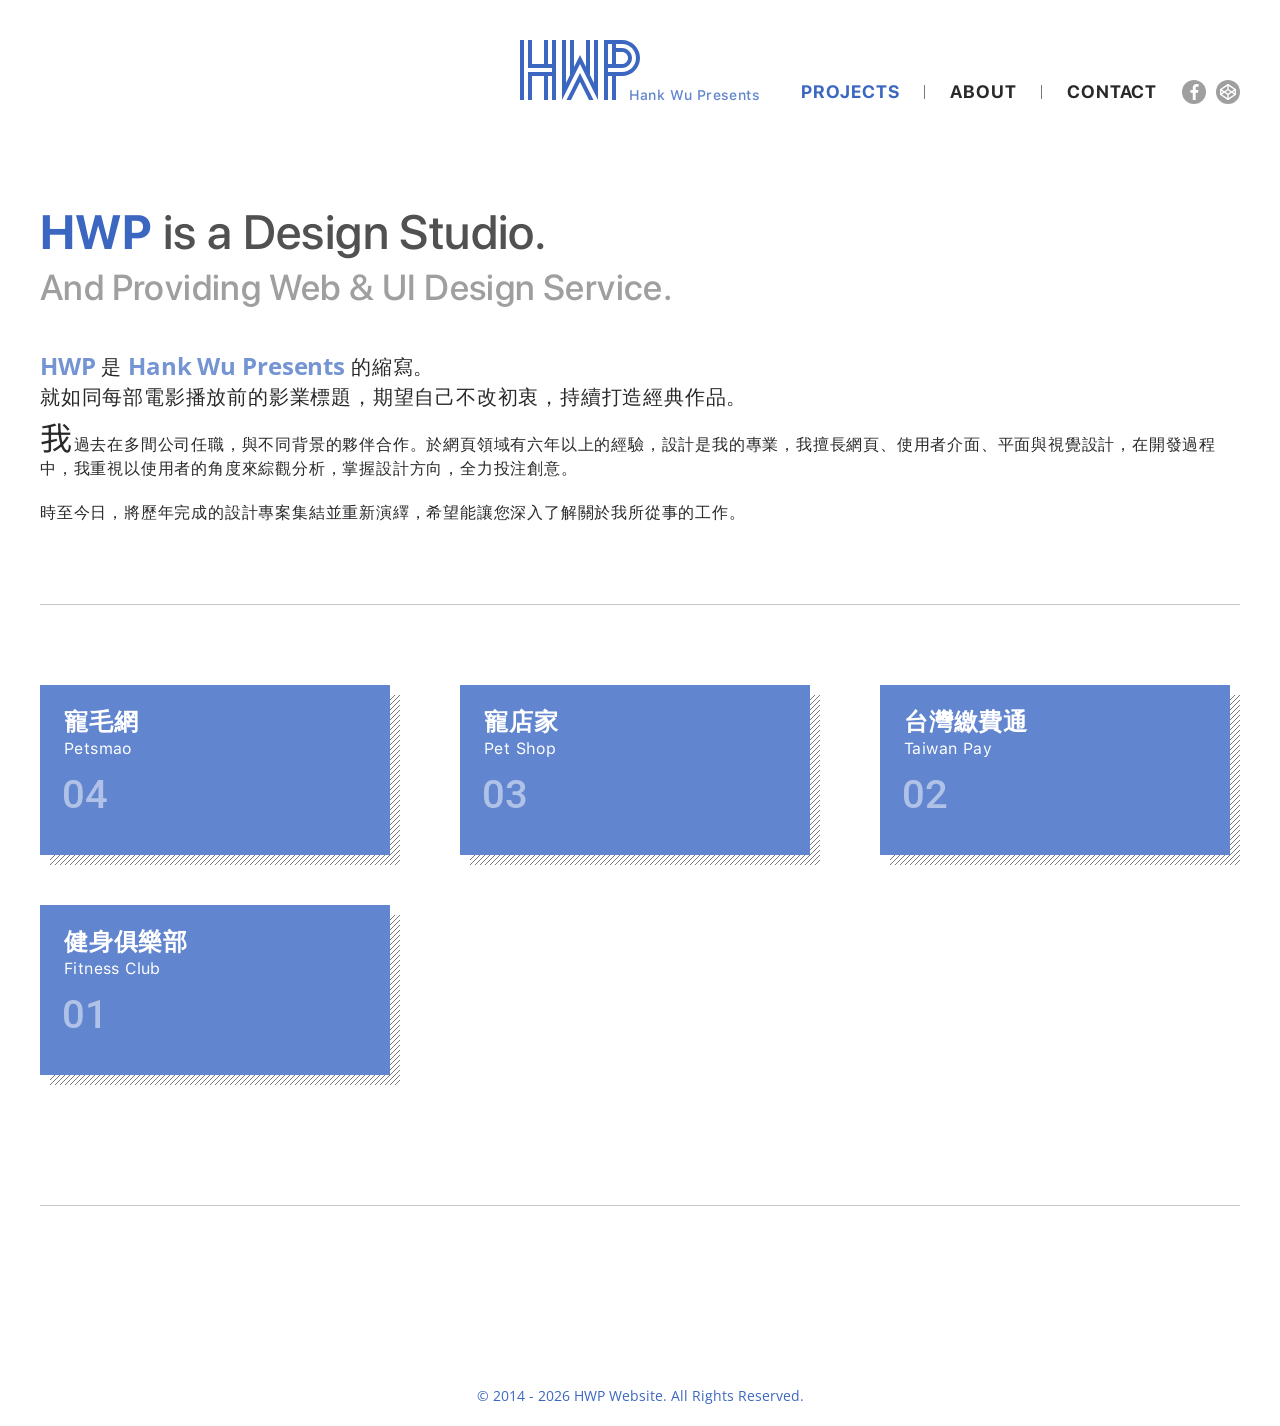
<file: index.html>
<!DOCTYPE html>
<html lang="zh_tw">
  <head>
    <meta charset="utf-8">
    <meta name="viewport" content="width=device-width, initial-scale=1, maximum-scale=1, user-scalable=no">
    <meta http-equiv="expires" content="0">
    <title>HWP Design</title>
    <link rel="shortcut icon" href="images/favicon.ico">
    <link rel="stylesheet" href="css/style.css">
    <link rel="stylesheet" href="//fonts.googleapis.com/css?family=Noto+Sans+TC:400,500&display=swap">
    <link rel="stylesheet" href="//fonts.googleapis.com/css?family=Open+Sans:300,400,500,600,700,800">
    <link rel="stylesheet" href="//fonts.googleapis.com/css?family=Roboto:400,500,700,900">
    <script async src="https://www.googletagmanager.com/gtag/js?id=UA-144652097-1"></script>
    <script>
      window.dataLayer = window.dataLayer || [];
      function gtag(){dataLayer.push(arguments);}
      gtag('js', new Date());
      
      gtag('config', 'UA-144652097-1');
    </script>
    <script src="//ajax.googleapis.com/ajax/libs/jquery/3.2.1/jquery.min.js"></script>
    <script src="js/vendor/fontawesome.min.js"></script>
    <script src="js/vendor/packs/solid.min.js"></script>
    <script src="js/vendor/packs/brands.min.js"></script>
    <script src="js/vendor/jquery.count.min.js"></script>
    <script src="js/vendor/jquery.waypoints.min.js"></script>
    <script src="js/vendor/jquery.validate.min.js"></script>
  </head>
  <body>
    <header><a href="index.html">
        <div class="site-logo">
          <svg x="0" y="0" viewBox="0 0 120 60">
            <path d="M36,0v60h-4V36h-4v24h-4V36H12v24H8V32h24v-4H8V0h4v24h12V0h4v24h4V0H36z M4,0L0,0l0,60h4V0z"></path>
            <path d="M46.5,60L60,33l13.5,27h-4.4722L60,41.9443L50.9722,60H46.5z M74,0v43.0557l-4-8V0h-4v27.0557l-6-12l-6,12V0h-4v35.0557l-4,8V0h-4v60l18-36l18,36V0H74z"></path>
            <path d="M102,0H84v60h4V36h4v24h4V36h6c9.9411,0,18-8.0589,18-18C120,8.0588,111.9411,0,102,0z M96,12h6c3.3084,0,6,2.6916,6,6s-2.6916,6-6,6h-6V12z M88,4h4v20h-4V4z M102,32H88v-4h14c5.5228,0,10-4.4772,10-10c0-5.5229-4.4772-10-10-10h-6V4h6c7.7196,0,14,6.2803,14,14C116,25.7196,109.7196,32,102,32z"></path>
          </svg><span>Hank Wu Presents</span>
        </div></a></header>
    <main>
      <nav>
        <ul class="nav">
          <li><a class="current" href="index.html">Projects</a></li>
          <li><a href="about.html">About</a></li>
          <li><a href="contact.html">Contact</a></li>
        </ul>
        <ul class="social">
          <li><a target="_blank" href="https://facebook.com/hsinhan.tw"><i class="fab fa-facebook-f"></i></a></li>
          <li><a target="_blank" href="https://codepen.io/sinhan"><i class="fab fa-codepen"></i></a></li>
        </ul>
      </nav>
      <div class="wrapper">
        <div class="container">
          <div class="hwp-title separate">
            <h1><strong>HWP</strong> is a Design Studio.<span>And Providing Web & UI Design Service.</span></h1>
            <p class="hwp-intro"><strong>HWP</strong> 是 <strong>Hank Wu Presents</strong> 的縮寫。<br>就如同每部電影播放前的影業標題，期望自己不改初衷，持續打造經典作品。</p>
            <p>我過去在多間公司任職，與不同背景的夥伴合作。於網頁領域有六年以上的經驗，設計是我的專業，我擅長網頁、使用者介面、平面與視覺設計，在開發過程中，我重視以使用者的角度來綜觀分析，掌握設計方向，全力投注創意。</p>
            <p>時至今日，將歷年完成的設計專案集結並重新演繹，希望能讓您深入了解關於我所從事的工作。</p>
          </div>
          <div class="projects separate">
            <div class="projects-list">
              <div class="projects-block"><a href="projects_04.html">
                  <div class="num">04</div><strong>寵毛網</strong><span>Petsmao</span>
                  <div class="tag"><span>Web</span><span>UI</span><span>UX</span></div></a></div>
              <div class="projects-block"><a href="projects_03.html">
                  <div class="num">03</div><strong>寵店家</strong><span>Pet Shop</span>
                  <div class="tag"> <span>Web</span><span>UI</span></div></a></div>
              <div class="projects-block"><a href="projects_02.html">
                  <div class="num">02</div><strong>台灣繳費通</strong><span>Taiwan Pay</span>
                  <div class="tag"><span>App</span><span>UI</span></div></a></div>
              <div class="projects-block"><a href="projects_01.html">
                  <div class="num">01</div><strong>健身俱樂部</strong><span>Fitness Club</span>
                  <div class="tag"><span>Web</span><span>UI</span></div></a></div>
            </div>
          </div>
        </div>
      </div>
    </main>
    <div class="mobile"> 
      <p>行動版頁面尚在開發中，敬請見諒。</p>
    </div>
    <footer>
      <p class="copyright">© 2014 - <script>var date = new Date(); document.write(date.getFullYear());</script> HWP Website. All Rights Reserved.</p>
    </footer>
    <script src="js/vendor/jquery.pjax.min.js"></script>
    <script src="js/global.js"></script>
  </body>
</html>
</file>
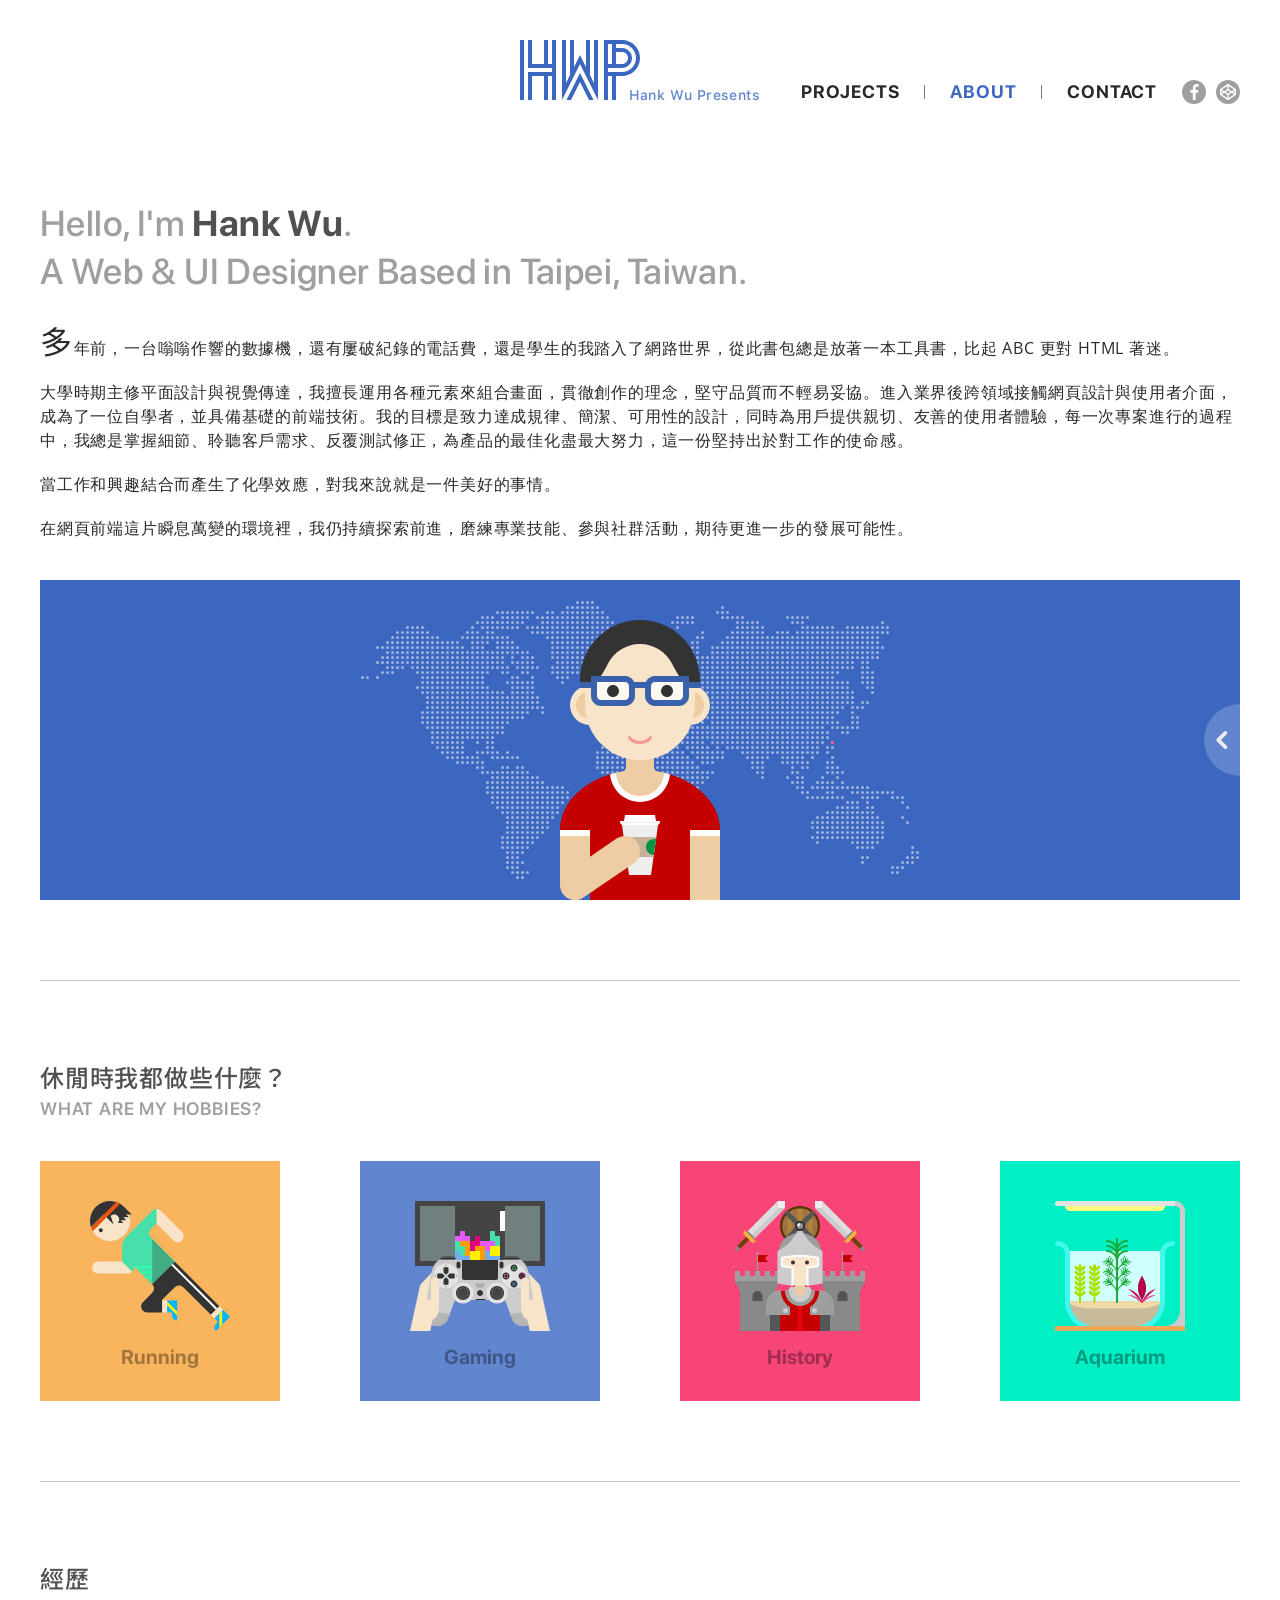
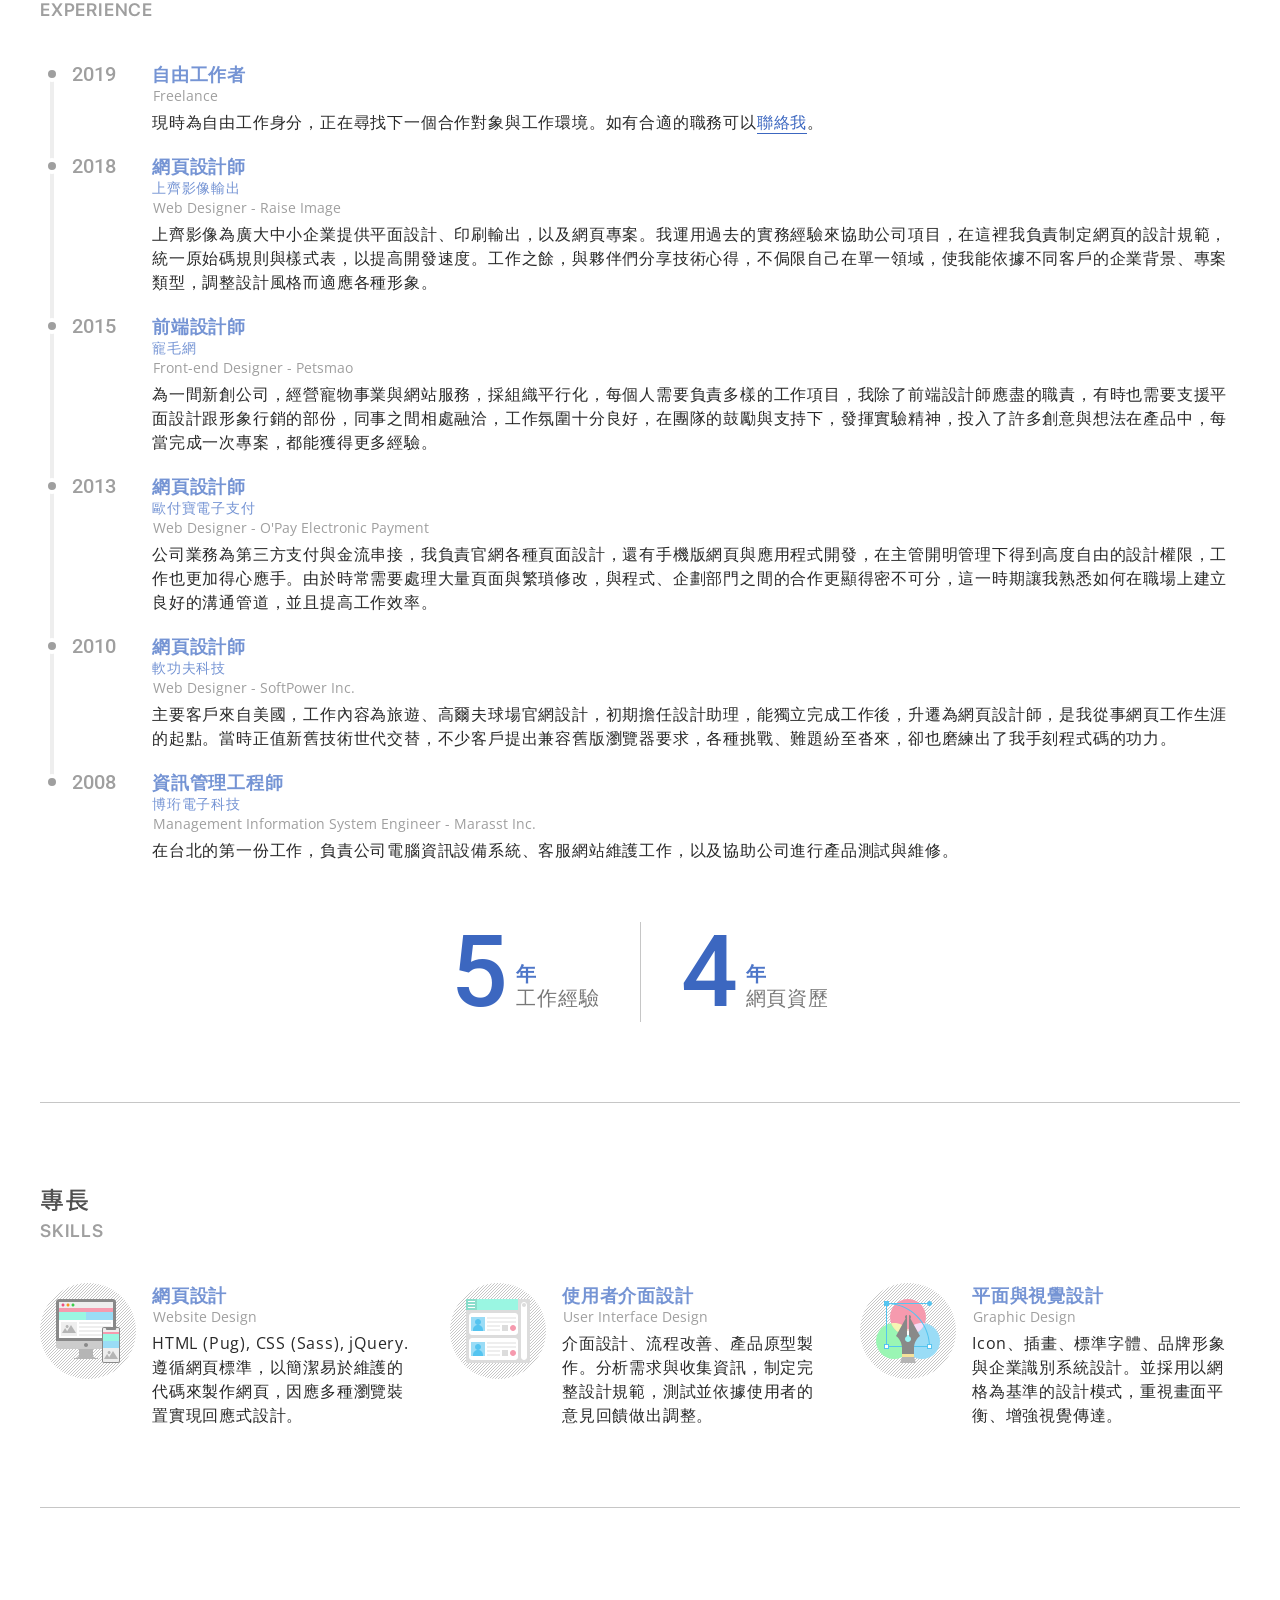
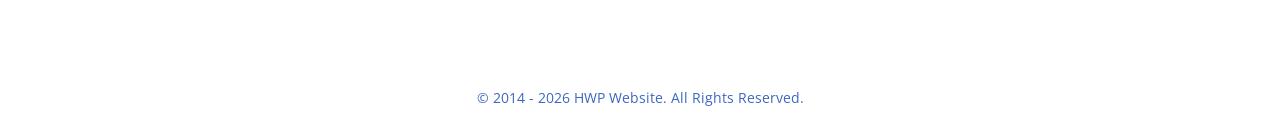
<file: about.html>
<!DOCTYPE html>
<html lang="zh_tw">
  <head>
    <meta charset="utf-8">
    <meta name="viewport" content="width=device-width, initial-scale=1, maximum-scale=1, user-scalable=no">
    <meta http-equiv="expires" content="0">
    <title>HWP Design</title>
    <link rel="shortcut icon" href="images/favicon.ico">
    <link rel="stylesheet" href="css/style.css">
    <link rel="stylesheet" href="//fonts.googleapis.com/css?family=Noto+Sans+TC:400,500&display=swap">
    <link rel="stylesheet" href="//fonts.googleapis.com/css?family=Open+Sans:300,400,500,600,700,800">
    <link rel="stylesheet" href="//fonts.googleapis.com/css?family=Roboto:400,500,700,900">
    <script async src="https://www.googletagmanager.com/gtag/js?id=UA-144652097-1"></script>
    <script>
      window.dataLayer = window.dataLayer || [];
      function gtag(){dataLayer.push(arguments);}
      gtag('js', new Date());
      
      gtag('config', 'UA-144652097-1');
    </script>
    <script src="//ajax.googleapis.com/ajax/libs/jquery/3.2.1/jquery.min.js"></script>
    <script src="js/vendor/fontawesome.min.js"></script>
    <script src="js/vendor/packs/solid.min.js"></script>
    <script src="js/vendor/packs/brands.min.js"></script>
    <script src="js/vendor/jquery.count.min.js"></script>
    <script src="js/vendor/jquery.waypoints.min.js"></script>
    <script src="js/vendor/jquery.validate.min.js"></script>
  </head>
  <body>
    <header><a href="index.html">
        <div class="site-logo">
          <svg x="0" y="0" viewBox="0 0 120 60">
            <path d="M36,0v60h-4V36h-4v24h-4V36H12v24H8V32h24v-4H8V0h4v24h12V0h4v24h4V0H36z M4,0L0,0l0,60h4V0z"></path>
            <path d="M46.5,60L60,33l13.5,27h-4.4722L60,41.9443L50.9722,60H46.5z M74,0v43.0557l-4-8V0h-4v27.0557l-6-12l-6,12V0h-4v35.0557l-4,8V0h-4v60l18-36l18,36V0H74z"></path>
            <path d="M102,0H84v60h4V36h4v24h4V36h6c9.9411,0,18-8.0589,18-18C120,8.0588,111.9411,0,102,0z M96,12h6c3.3084,0,6,2.6916,6,6s-2.6916,6-6,6h-6V12z M88,4h4v20h-4V4z M102,32H88v-4h14c5.5228,0,10-4.4772,10-10c0-5.5229-4.4772-10-10-10h-6V4h6c7.7196,0,14,6.2803,14,14C116,25.7196,109.7196,32,102,32z"></path>
          </svg><span>Hank Wu Presents</span>
        </div></a></header>
    <main>
      <nav>
        <ul class="nav">
          <li><a href="index.html">Projects</a></li>
          <li><a class="current" href="about.html">About</a></li>
          <li><a href="contact.html">Contact</a></li>
        </ul>
        <ul class="social">
          <li><a target="_blank" href="https://facebook.com/hsinhan.tw"><i class="fab fa-facebook-f"></i></a></li>
          <li><a target="_blank" href="https://codepen.io/sinhan"><i class="fab fa-codepen"></i></a></li>
        </ul>
      </nav>
      <div class="wrapper">
        <div class="container">
          <div class="about separate">
            <h2>Hello, I'm <strong>Hank Wu</strong>.<br>A Web & UI Designer Based in Taipei, Taiwan.</h2>
            <p>多年前，一台嗡嗡作響的數據機，還有屢破紀錄的電話費，還是學生的我踏入了網路世界，從此書包總是放著一本工具書，比起 ABC 更對 HTML 著迷。</p>
            <p>大學時期主修平面設計與視覺傳達，我擅長運用各種元素來組合畫面，貫徹創作的理念，堅守品質而不輕易妥協。進入業界後跨領域接觸網頁設計與使用者介面，成為了一位自學者，並具備基礎的前端技術。我的目標是致力達成規律、簡潔、可用性的設計，同時為用戶提供親切、友善的使用者體驗，每一次專案進行的過程中，我總是掌握細節、聆聽客戶需求、反覆測試修正，為產品的最佳化盡最大努力，這一份堅持出於對工作的使命感。</p>
            <p>當工作和興趣結合而產生了化學效應，對我來說就是一件美好的事情。</p>
            <p>在網頁前端這片瞬息萬變的環境裡，我仍持續探索前進，磨練專業技能、參與社群活動，期待更進一步的發展可能性。</p>
            <div class="about-block">
              <div class="about-image">
                <div class="hank"><img src="images/hank.svg"></div>
                <div class="world-map"><img src="images/world_map.svg"><span class="location"></span></div>
                <div class="about-btn">
                  <svg x="0" y="0" viewBox="0 0 30 48">
                    <path d="M24,48c-1.28,0-2.559-0.488-3.536-1.465l-19-19c-1.953-1.952-1.953-5.118,0-7.071l19-19c1.953-1.952,5.12-1.953,7.071,0c1.953,1.953,1.953,5.119,0,7.071L12.071,24l15.464,15.465c1.953,1.952,1.953,5.118,0,7.07C26.56,47.512,25.279,48,24,48z"></path>
                  </svg>
                </div>
              </div>
              <script>
                $('.about-btn').click(function(e) {
                  $('.about-block').toggleClass('current');
                });
              </script>
              <div class="profile"><strong>吳星翰</strong><span>Hank Wu</span><span>Web & UI Designer</span>
                <p>長榮大學<br>媒體設計科技學系</p><span>CJCU Department of Computer Aided Media Design</span>
                <ul>
                  <li>+886-933-782-175</li>
                  <li>wusinhan@gmail.com</li>
                </ul>
              </div>
            </div>
          </div>
          <div class="hobby separate">
            <h3>休閒時我都做些什麼？</h3><span>What are my hobbies?</span>
            <div>
              <div>
                <svg x="0" y="0" viewBox="0 0 280 280">
                  <path fill="#f7e4c9" d="M80,50c0,22.1-17.9,40-40,40S0,72.1,0,50s17.9-40,40-40S80,27.9,80,50z"></path>
                  <path fill="#333333" d="M60.3,15.5L60.3,15.5c-15.3-9.1-35.4-7-48.6,6.2l0,0l0,0C0.7,32.8-2.6,48.6,2,62.5l25.3-25.3l19.8,19.8l-5.7-17c3.9-3.9,10.2-3.9,14.1,0c3.9,3.9,3.9,10.2,0,14.1h11.3l-5.7-5.7h11.3l-5.7-5.7h11.3l-5.7-5.7h11.3l-5.7-5.7l-9.9-9.9 C65.8,19.3,63.2,17.2,60.3,15.5z"></path>
                  <path fill="#333333" d="M25.6,68.4c0,2.2-1.8,4-4,4s-4-1.8-4-4c0-2.2,1.8-4,4-4S25.6,66.2,25.6,68.4z"></path>
                  <path fill="#e95513" d="M2,62.5c0.9,2.7,2.1,5.3,3.5,7.8l54.8-54.8c-2.5-1.5-5.1-2.6-7.8-3.5L2,62.5z"></path>
                  <path fill="#f7e4c9" d="M84.7,151.6c-2.2,2.2-5.2,3.5-8.5,3.5h-60c-6.6,0-12-5.4-12-12c0-6.6,5.4-12,12-12h48L84.7,151.6z"></path>
                  <path fill="#f7e4c9" d="M127.6,27.3c1.7-0.8,3.5-1.2,5.3-1.2v29L166.9,89c4.7,4.7,12.3,4.7,17,0c4.7-4.7,4.7-12.3,0-17l-42.4-42.4C137.7,25.9,132.1,25.1,127.6,27.3z"></path>
                  <path fill="#48e0aa" d="M124.4,29.6L73.5,80.5l0,0c-6.2,6.2-9.3,14.4-9.3,22.6v28l20.5,20.5c2.2-2.2,3.5-5.2,3.5-8.5v-2.7l36.2,36.2l45.3-45.3l-48.1-48.1c-4.7-4.7-4.7-12.3,0-17L132.9,55v-29C129.9,26.1,126.8,27.2,124.4,29.6z"></path>
                  <path fill="#29ffad" d="M124.4,144.4H92.2l-4-4h36.2V144.4z"></path>
                  <path fill="#29ffad" d="M124.4,154.4h-22.2l-4-4h26.2V154.4z"></path>
                  <path fill="#29ffad" d="M124.4,164.4h-12.2l-4-4h16.2V164.4z"></path>
                  <path fill="#42ad84" d="M124.4,176.7V86.2l45.3,45.3L124.4,176.7z"></path>
                  <path fill="#333333" d="M144.3,232.8h-30c-4.9,0-9.2-2.9-11.1-7.4c-1.9-4.5-0.8-9.6,2.6-13.1l18.6-18.6c4.7-4.7,4.7-12.3,0-17l45.3-45.3l89.1,89.1l-17,17l-55.2-55.2c-4.7-4.7-12.3-4.7-17,0l-26.4,26.4h1V232.8z"></path>
                  <path fill="#ffffff" d="M254.5,224.7l-2.8,2.8l-89.1-89.1l2.8-2.8L254.5,224.7z"></path>
                  <path fill="#f7e4c9" d="M154.3,208.8v24h-10v-24H154.3z"></path>
                  <path fill="#00b7ff" d="M154.3,232.8h10v6c0,5.5,4.5,10,10,10v-16v-24h-20V232.8z"></path>
                  <path fill="#fff000" d="M174.3,230.8v8l-20-20v-8L174.3,230.8z"></path>
                  <path fill="#f7e4c9" d="M265.9,227.6l-17,17l-7.1-7.1l17-17L265.9,227.6z"></path>
                  <path fill="#00b7ff" d="M248.9,244.5l7.1,7.1l-4.2,4.2c-3.9,3.9-3.9,10.3,0,14.1l28.3-28.3l-14.1-14.1L248.9,244.5z"></path>
                  <path fill="#fff000" d="M264.4,257.3l-5.7,5.7v-28.3l5.7-5.7V257.3z"></path>
                </svg><strong>Running</strong>
              </div>
              <div>
                <svg x="0" y="0" viewBox="0 0 280 280">
                  <path fill="#708080" d="M260,130H20V20h240V130z"></path>
                  <path fill="#444444" d="M10,10v130h260V10H10z M20,130V20h70v110H20z M260,130h-70V20h70V130z"></path>
                  <path fill="#ffffff" d="M190,70h-10V30h10V70z"></path>
                  <path fill="#e65aff" d="M90,90V80h10V70h10v10h10v10H90z"></path>
                  <path fill="#48e0aa" d="M180,80v20h-10V90h-10V70h10v10H180z"></path>
                  <path fill="#e3007f" d="M130,90V80h10v20h-10v10h-10V90H130z"></path>
                  <path fill="#48e0aa" d="M110,100v20h-10v-10H90V90h10v10H110z"></path>
                  <path fill="#ff9d00" d="M120,90v10v20h-10v-20h-10V90H120z"></path>
                  <path fill="#e65aff" d="M170,90v10h-10v10h-10v-10h-10V90H170z"></path>
                  <path fill="#ff9d00" d="M150,100v10v20h-10v-20h-10v-10H150z"></path>
                  <path fill="#fff000" d="M180,120h-20v-20h20V120z"></path>
                  <path fill="#6dadf0" d="M120,130h-10h-10H90v-10v-10h10v10h10h10"></path>
                  <path fill="#fff000" d="M140,130h-20v-20h20V130z"></path>
                  <path fill="#6dadf0" d="M180,130h-10h-10h-10v-10v-10h10v10h10h10"></path>
                  <path fill="#f7e4c9" d="M43.8835,153.0877l-20.6132,21.5438h0.0165c-1.8008,1.8793-3.1055,4.2286-3.7397,6.8404h-0.02L0,270h40.1681l3.7154-16.8441V153.0877z"></path>
                  <path fill="#f7e4c9" d="M236.1165,153.0877l20.6132,21.5438h-0.0165c1.8008,1.8793,3.1055,4.2286,3.7397,6.8404h0.02L280,270h-40.1681l-3.7154-16.8441V153.0877z"></path>
                  <path fill="#cccccc" d="M249.6719,232.0464c0,0-7.6719-64.448-14.5059-85.4723c-2.3149-8.6395-7.9555-15.4964-15.1726-19.5742h-31.4578c-0.5697,0.3215-1.1367,0.647-1.6817,1H93.1462c-0.545-0.353-1.112-0.6785-1.6817-1H60.0067c-7.2171,4.0778-12.8577,10.9346-15.1726,19.5742C38,167.5984,30.3281,232.0464,30.3281,232.0464l0.003,0.0008c-2.0244,12.0554,5.4113,23.9007,17.4601,27.1292c12.0488,3.2285,24.411-3.312,28.6855-14.7645l0.0031,0.0008L90.0668,208h99.8665l13.587,36.4127l0.0031-0.0008c4.2745,11.4525,16.6367,17.9929,28.6855,14.7645c12.0488-3.2285,19.4845-15.0737,17.4601-27.1292L249.6719,232.0464z"></path>
                  <path fill="#555555" d="M61,124c0-2.2091,6.7157-4,15-4s15,1.7909,15,4"></path>
                  <path fill="#333333" d="M91,127H61v-3h30V127z"></path>
                  <path fill="#555555" d="M189,124c0-2.2091,6.7157-4,15-4s15,1.7909,15,4"></path>
                  <path fill="#333333" d="M189,127v-3h30v3"></path>
                  <path fill="#e3e3e3" d="M97,160c0,13.8071-11.1929,25-25,25s-25-11.1929-25-25c0-13.8071,11.1929-25,25-25S97,146.1929,97,160z"></path>
                  <path fill="#b5b5b5" d="M69,140l3-4l3,4H69z"></path>
                  <path fill="#333333" d="M71.9795,157.5c-0.2559,0-0.5117-0.1082-0.707-0.3035l-3.9795-3.979C67.1055,153.03,67,152.7651,67,152.5v-8c0-1.103,0.8975-2,2-2h6c1.1025,0,2,0.897,2,2v8c0,0.2671-0.1064,0.5334-0.2969,0.7214l-4.0205,3.979C72.4883,157.3933,72.2334,157.5,71.9795,157.5z"></path>
                  <path fill="#b5b5b5" d="M52,163l-4-3l4-3V163z"></path>
                  <path fill="#333333" d="M69.5,160.0205c0,0.2559-0.1082,0.5117-0.3035,0.707l-3.979,3.9795C65.03,164.8945,64.7651,165,64.5,165h-8c-1.103,0-2-0.8975-2-2v-6c0-1.1025,0.897-2,2-2h8c0.2671,0,0.5334,0.1064,0.7214,0.2969l3.979,4.0205C69.3933,159.5117,69.5,159.7666,69.5,160.0205z"></path>
                  <path fill="#b5b5b5" d="M92,157l4,3l-4,3L92,157z"></path>
                  <path fill="#333333" d="M74.5,159.9795c0-0.2559,0.1082-0.5117,0.3035-0.707l3.979-3.9795C78.97,155.1055,79.2349,155,79.5,155h8c1.103,0,2,0.8975,2,2v6c0,1.1025-0.897,2-2,2h-8c-0.2671,0-0.5334-0.1064-0.7214-0.2969l-3.979-4.0205C74.6067,160.4883,74.5,160.2334,74.5,159.9795z"></path>
                  <path fill="#b5b5b5" d="M75,180l-3,4l-3-4H75z"></path>
                  <path fill="#333333" d="M72.0205,162.5c0.2559,0,0.5117,0.1082,0.707,0.3035l3.9795,3.979C76.8945,166.97,77,167.2349,77,167.5v8c0,1.103-0.8975,2-2,2h-6c-1.1025,0-2-0.897-2-2v-8c0-0.2671,0.1064-0.5334,0.2969-0.7214l4.0205-3.979C71.5117,162.6067,71.7666,162.5,72.0205,162.5z"></path>
                  <path fill="#e3e3e3" d="M233,160c0,13.8071-11.1929,25-25,25s-25-11.1929-25-25c0-13.8071,11.1929-25,25-25S233,146.1929,233,160z"></path>
                  <path fill="#333333" d="M208,151c-3.866,0-7-3.134-7-7s3.134-7,7-7s7,3.134,7,7S211.866,151,208,151z"></path>
                  <path fill="#48e0aa" d="M208,140.6699l3.2679,5.6602h-6.5359L208,140.6699 M208,138.6699l-5,8.6602h10L208,138.6699L208,138.6699z"></path>
                  <path fill="#333333" d="M199,160c0,3.866-3.134,7-7,7s-7-3.134-7-7s3.134-7,7-7S199,156.134,199,160z"></path>
                  <path fill="#f46ca0" d="M195,157v6h-6v-6H195 M196,156h-8v8h8V156L196,156z"></path>
                  <path fill="#333333" d="M231,160c0,3.866-3.134,7-7,7s-7-3.134-7-7s3.134-7,7-7S231,156.134,231,160z"></path>
                  <path fill="#e3007f" d="M224,156c2.2056,0,4,1.7944,4,4s-1.7944,4-4,4s-4-1.7944-4-4S221.7944,156,224,156 M224,155c-2.7614,0-5,2.2386-5,5s2.2386,5,5,5s5-2.2386,5-5S226.7614,155,224,155L224,155z"></path>
                  <path fill="#333333" d="M208,183c-3.866,0-7-3.134-7-7s3.134-7,7-7s7,3.134,7,7S211.866,183,208,183z"></path>
                  <path fill="#6dadf0" d="M211.6465,180.3535L208,176.707l-3.6465,3.6465l-0.707-0.707L207.293,176l-3.6465-3.6465l0.707-0.707L208,175.293l3.6465-3.6465l0.707,0.707L208.707,176l3.6465,3.6465L211.6465,180.3535z"></path>
                  <path fill="#333333" d="M97,145L97,145c-2.2,0-4-1.8-4-4v-6c0-2.2,1.8-4,4-4h0c2.2,0,4,1.8,4,4v6C101,143.2,99.2,145,97,145z"></path>
                  <path fill="#333333" d="M176,164c0,2.2-1.8,4-4,4h-64c-2.2,0-4-1.8-4-4v-36h72V164z"></path>
                  <path fill="#333333" d="M183,145L183,145c-2.2,0-4-1.8-4-4v-6c0-2.2,1.8-4,4-4l0,0c2.2,0,4,1.8,4,4v6C187,143.2,185.2,145,183,145z"></path>
                  <path fill="#333333" d="M144,181c-0.5523,0-1,0.4477-1,1c0,0.5523,0.4477,1,1,1s1-0.4477,1-1C145,181.4477,144.5523,181,144,181z M140,181c-0.5523,0-1,0.4477-1,1c0,0.5523,0.4477,1,1,1s1-0.4477,1-1C141,181.4477,140.5523,181,140,181z M136,181c-0.5523,0-1,0.4477-1,1c0,0.5523,0.4477,1,1,1s1-0.4477,1-1C137,181.4477,136.5523,181,136,181z M146,178c-0.5523,0-1,0.4477-1,1c0,0.5523,0.4477,1,1,1s1-0.4477,1-1C147,178.4477,146.5523,178,146,178z M142,178c-0.5523,0-1,0.4477-1,1c0,0.5523,0.4477,1,1,1s1-0.4477,1-1C143,178.4477,142.5523,178,142,178z M138,178c-0.5523,0-1,0.4477-1,1c0,0.5523,0.4477,1,1,1s1-0.4477,1-1C139,178.4477,138.5523,178,138,178z M134,178c-0.5523,0-1,0.4477-1,1c0,0.5523,0.4477,1,1,1s1-0.4477,1-1C135,178.4477,134.5523,178,134,178z M148,175c-0.5523,0-1,0.4477-1,1c0,0.5523,0.4477,1,1,1s1-0.4477,1-1C149,175.4477,148.5523,175,148,175z M144,175c-0.5523,0-1,0.4477-1,1c0,0.5523,0.4477,1,1,1s1-0.4477,1-1C145,175.4477,144.5523,175,144,175z M140,175c-0.5523,0-1,0.4477-1,1c0,0.5523,0.4477,1,1,1s1-0.4477,1-1C141,175.4477,140.5523,175,140,175z M136,175c-0.5523,0-1,0.4477-1,1c0,0.5523,0.4477,1,1,1s1-0.4477,1-1C137,175.4477,136.5523,175,136,175z M132,175c-0.5523,0-1,0.4477-1,1c0,0.5523,0.4477,1,1,1s1-0.4477,1-1C133,175.4477,132.5523,175,132,175z"></path>
                  <path fill="#333333" d="M146,194c0,3.3137-2.6863,6-6,6s-6-2.6863-6-6s2.6863-6,6-6S146,190.6863,146,194z"></path>
                  <path fill="#333333" d="M131,208L131,208c0-1.1,0.9-2,2-2h16c1.1,0,2,0.9,2,2l0,0H131z"></path>
                  <path fill="#e3e3e3" d="M127,194c0,11.598-9.402,21-21,21s-21-9.402-21-21s9.402-21,21-21S127,182.402,127,194z"></path>
                  <path fill="#333333" d="M120,194c0,7.732-6.268,14-14,14s-14-6.268-14-14c0-7.732,6.268-14,14-14S120,186.268,120,194z"></path>
                  <path fill="#555555" d="M118,194c0,6.6274-5.3726,12-12,12s-12-5.3726-12-12c0-6.6274,5.3726-12,12-12S118,187.3726,118,194z"></path>
                  <path fill="#444444" d="M115,194c0,4.9706-4.0294,9-9,9s-9-4.0294-9-9s4.0294-9,9-9S115,189.0294,115,194z"></path>
                  <path fill="#e3e3e3" d="M195,194c0,11.598-9.402,21-21,21s-21-9.402-21-21s9.402-21,21-21S195,182.402,195,194z"></path>
                  <path fill="#333333" d="M188,194c0,7.732-6.268,14-14,14s-14-6.268-14-14c0-7.732,6.268-14,14-14S188,186.268,188,194z"></path>
                  <path fill="#555555" d="M186,194c0,6.6274-5.3726,12-12,12s-12-5.3726-12-12c0-6.6274,5.3726-12,12-12S186,187.3726,186,194z"></path>
                  <path fill="#444444" d="M183,194c0,4.9706-4.0294,9-9,9s-9-4.0294-9-9s4.0294-9,9-9S183,189.0294,183,194z"></path>
                  <path fill="#b5b5b5" d="M30.3281,232.0464l0.003,0.0008c-2.0244,12.0554,5.4113,23.9007,17.4601,27.1292c12.0488,3.2285,24.411-3.312,28.6855-14.7645l0.0031,0.0008l3.1044-8.3198c-18.8578-2.5815-35.3727-6.3348-48.402-10.9284C30.636,229.4611,30.3281,232.0464,30.3281,232.0464z"></path>
                  <path fill="#b5b5b5" d="M203.5203,244.4127l0.0031-0.0008c4.2745,11.4525,16.6367,17.9929,28.6855,14.7645c12.0488-3.2285,19.4845-15.0737,17.4601-27.1292l0.003-0.0008c0,0-0.3079-2.5853-0.854-6.882c-13.0294,4.5936-29.5443,8.3469-48.402,10.9284L203.5203,244.4127z"></path>
                  <path fill="#f7e4c9" d="M50,163c-4.4,0-8,3.658-8,8.129V204c0,2.2091-1.7909,4-4,4c-2.2092,0-4-1.7909-4-4h-4v36.5v9.5v20h10.0582l5.014-22.7084C52.7526,243.2893,58,235.2598,58,226v-54.871C58,166.658,54.4,163,50,163z"></path>
                  <path fill="#f7e4c9" d="M230,163c4.4,0,8,3.658,8,8.129V204c0,2.2091,1.7909,4,4,4c2.2092,0,4-1.7909,4-4h4v36.5v9.5v20h-10.0582l-5.014-22.7084C227.2474,243.2893,222,235.2598,222,226v-54.871C222,166.658,225.6,163,230,163z"></path>
                </svg><strong>Gaming</strong>
              </div>
              <div>
                <svg x="0" y="0" viewBox="0 0 280 280">
                  <path fill="#efefef" d="M110,23.809L47.168,86.641L33.359,72.832L96.19,10H110V23.809z"></path>
                  <path fill="#cccccc" d="M47.168,86.641l-6.904-6.904L96.19,23.809H110L47.168,86.641z"></path>
                  <path fill="#dddddd" d="M96.19,10v13.809L40.264,79.736l-6.904-6.905L96.19,10z"></path>
                  <path fill="#898989" d="M47.168,86.641L33.359,72.832l2.762-2.762l13.81,13.81L47.168,86.641z"></path>
                  <path fill="#f7b52c" d="M44.406,93.546L26.455,75.594l2.07-7.595l23.477,23.476L44.406,93.546z"></path>
                  <path fill="#825000" d="M20.241,105.283l-5.524-5.524l17.952-17.952l5.524,5.524L20.241,105.283z"></path>
                  <path fill="#593300" d="M21.622,103.902l-5.524-5.523l1.381-1.381l5.524,5.524L21.622,103.902z M25.764,99.759l-5.523-5.524l-1.382,1.381l5.524,5.524L25.764,99.759z M28.525,96.998l-5.523-5.524l-1.381,1.381l5.522,5.524L28.525,96.998z M31.287,94.236l-5.523-5.523l-1.381,1.381l5.523,5.523L31.287,94.236z M34.05,91.474l-5.524-5.524l-1.381,1.381l5.524,5.524L34.05,91.474z M36.811,88.713l-5.524-5.524l-1.381,1.381l5.524,5.524L36.811,88.713z"></path>
                  <path fill="#898989" d="M19.551,104.593l-4.144-4.143l-1.804,1.804c-1.212-0.456-2.353-0.408-3.029,0.267c-1.143,1.143-0.525,3.617,1.381,5.523c1.907,1.907,4.381,2.525,5.523,1.382c0.675-0.675,0.722-1.816,0.267-3.028L19.551,104.593z"></path>
                  <path fill="#efefef" d="M170,10h13.81l62.831,62.832l-13.809,13.809L170,23.809V10z"></path>
                  <path fill="#cccccc" d="M170,23.809h13.81l55.927,55.927l-6.904,6.904L170,23.809z"></path>
                  <path fill="#dddddd" d="M246.641,72.832l-6.904,6.905L183.81,23.809V10L246.641,72.832z"></path>
                  <path fill="#898989" d="M230.069,83.88l13.81-13.81l2.762,2.762l-13.809,13.809L230.069,83.88z"></path>
                  <path fill="#f7b52c" d="M227.998,91.474l23.477-23.476l2.07,7.595l-17.951,17.952L227.998,91.474z"></path>
                  <path fill="#825000" d="M241.808,87.331l5.524-5.524l17.952,17.952l-5.524,5.524L241.808,87.331z"></path>
                  <path fill="#593300" d="M256.997,102.522l5.524-5.524l1.381,1.381l-5.524,5.523L256.997,102.522z M255.616,101.141l5.524-5.524l-1.382-1.381l-5.523,5.524L255.616,101.141z M252.856,98.379l5.522-5.524l-1.381-1.381l-5.523,5.524L252.856,98.379z M250.094,95.617l5.523-5.523l-1.381-1.381l-5.523,5.523L250.094,95.617z M247.331,92.855l5.524-5.524l-1.381-1.381l-5.524,5.524L247.331,92.855z M244.569,90.093l5.524-5.524l-1.381-1.381l-5.524,5.524L244.569,90.093z"></path>
                  <path fill="#898989" d="M260.449,104.593l4.144-4.143l1.804,1.804c1.212-0.456,2.353-0.408,3.029,0.267c1.143,1.143,0.525,3.617-1.381,5.523c-1.907,1.907-4.381,2.525-5.523,1.382c-0.675-0.675-0.722-1.816-0.267-3.028L260.449,104.593z"></path>
                  <path fill="#593300" d="M180,60c0,22.091-17.909,40-40,40s-40-17.909-40-40s17.909-40,40-40S180,37.909,180,60z"></path>
                  <path fill="#b28240" d="M175,60c0,19.33-15.67,35-35,35s-35-15.67-35-35s15.67-35,35-35S175,40.67,175,60z"></path>
                  <path fill="#9d7240" d="M165,35.515c6.183,6.312,10,14.951,10,24.485s-3.817,18.173-10,24.485V35.515z M145,25.361v69.277c3.531-0.505,6.892-1.534,10-3.011V28.373C151.892,26.896,148.531,25.867,145,25.361z M125,28.373v63.255c3.108,1.477,6.469,2.506,10,3.011V25.361C131.469,25.867,128.108,26.896,125,28.373z M105,60c0,9.534,3.817,18.173,10,24.485v-48.97C108.817,41.827,105,50.466,105,60z"></path>
                  <path fill="#555555" d="M147.071,60l24.521-24.521c-2.053-2.642-4.429-5.018-7.071-7.071L140,52.929l-24.52-24.521c-2.642,2.053-5.018,4.43-7.071,7.071L132.929,60l-24.52,24.52c2.053,2.642,4.429,5.018,7.071,7.071L140,67.071l24.521,24.52c2.642-2.053,5.018-4.429,7.071-7.071L147.071,60z"></path>
                  <path fill="#333333" d="M150,60c0,5.523-4.477,10-10,10s-10-4.477-10-10s4.477-10,10-10S150,54.477,150,60z"></path>
                  <path fill="#9e9e9e" d="M146,60c0,3.314-2.686,6-6,6s-6-2.686-6-6s2.686-6,6-6S146,56.686,146,60z"></path>
                  <path fill="#efefef" d="M134,60c0-3.314,2.686-6,6-6v6H134z"></path>
                  <path fill="#898989" d="M146,60c0,3.314-2.686,6-6,6v-6H146z"></path>
                  <path fill="#9E9E9E" d="M57,115l-1,3v42h-2v-42l-1-3l2-5L57,115z"></path>
                  <path fill="#C40000" d="M70,125l6,7H56v-14h20L70,125z"></path>
                  <path fill="#9E9E9E" d="M100,150v20H10v-20h10v10h10v-10h10v10h10v-10h10v10h10v-10h10v10h10v-10H100z"></path>
                  <path fill="#898989" d="M90,190v80H20v-80l-10-20h90L90,190z"></path>
                  <path fill="#555555" d="M45,200c0-5.523,4.478-10,10-10s10,4.477,10,10v10H45V200z"></path>
                  <path fill="#9E9E9E" d="M227,115l-1,3v42h-2v-42l-1-3l2-5L227,115z"></path>
                  <path fill="#C40000" d="M240,125l6,7h-20v-14h20L240,125z"></path>
                  <path fill="#9E9E9E" d="M270,150v20h-90v-20h10v10h10v-10h10v10h10v-10h10v10h10v-10h10v10h10v-10H270z"></path>
                  <path fill="#898989" d="M260,190v80h-70v-80l-10-20h90L260,190z"></path>
                  <path fill="#555555" d="M215,200c0-5.523,4.477-10,10-10s10,4.477,10,10v10h-20V200z"></path>
                  <path fill="#555555" d="M170,190h-60c-16.569,0-30,13.431-30,30v50h120v-50C200,203.431,186.569,190,170,190z"></path>
                  <path fill="#c40000" d="M180,270h-80v-80h80V270z"></path>
                  <path fill="#e60012" d="M145,270h-10v-80h10V270z"></path>
                  <path fill="#9e9e9e" d="M110,188v2c0,16.569,13.431,30,30,30s30-13.431,30-30v-2H110z"></path>
                  <path fill="#cccccc" d="M158,182h-36c-2.209,0-4,1.791-4,4v4c0,12.15,9.85,22,22,22s22-9.85,22-22v-4C162,183.791,160.209,182,158,182z"></path>
                  <path fill="#9e9e9e" d="M102,190v-2c-16.569,0-30,13.431-30,30v20h48v-15.691C109.198,215.608,102,203.647,102,190z"></path>
                  <path fill="#cccccc" d="M116,229c0,2.761-2.239,5-5,5s-5-2.239-5-5s2.239-5,5-5S116,226.239,116,229z"></path>
                  <path fill="#9e9e9e" d="M178,188v2c0,13.647-7.198,25.608-18,32.309V238h48v-20C208,201.431,194.569,188,178,188z"></path>
                  <path fill="#cccccc" d="M174,229c0,2.761-2.239,5-5,5s-5-2.239-5-5s2.239-5,5-5S174,226.239,174,229z"></path>
                  <path fill="#eecda5" d="M150,190c0,5.523-4.477,10-10,10s-10-4.477-10-10v-20h20V190z"></path>
                  <path fill="#f7e4c9" d="M104,144c0,19.882,16.118,36,36,36s36-16.118,36-36v-34h-72V144z"></path>
                  <path fill="#333333" d="M130,133c0,2.209-1.791,4-4,4c-2.209,0-4-1.791-4-4s1.791-4,4-4C128.209,129,130,130.791,130,133z"></path>
                  <path fill="#333333" d="M158,133c0,2.209-1.791,4-4,4s-4-1.791-4-4s1.791-4,4-4S158,130.791,158,133z"></path>
                  <path fill="#9e9e9e" d="M182,110c0-19.882-18.804-36-42-36s-42,16.118-42,36H182z"></path>
                  <path fill="#cccccc" d="M161.464,93.535C150.422,82.493,145.003,70.008,145,70h-10c0,0-5.419,12.49-16.465,23.536C107.492,104.58,95.004,109.999,95,110v64.66c9.262,2.338,19.363,3.957,30,4.758v-36.646c-7.285-0.549-14.318-1.483-21-2.772v-16.659c11.171-2.156,23.308-3.341,36-3.341s24.829,1.185,36,3.341V140c-6.682,1.29-13.715,2.223-21,2.772v36.646c10.637-0.802,20.738-2.42,30-4.758V110l0,0C184.993,109.997,172.507,104.578,161.464,93.535z"></path>
                  <path fill="#ffffff" d="M176.379,141.964C177.32,141.782,178,140.958,178,140v-16.659c0-0.958-0.68-1.782-1.621-1.964C164.769,119.136,152.528,118,140,118s-24.768,1.136-36.379,3.377c-0.941,0.182-1.621,1.005-1.621,1.964V140c0,0.958,0.68,1.782,1.621,1.964c6.21,1.199,12.721,2.091,19.379,2.655v34.658c1.32,0.113,2.647,0.215,3.984,0.302c0.004-0.054,0.016-0.105,0.016-0.16v-36.646c0-1.046-0.807-1.916-1.85-1.994c-6.569-0.495-13.003-1.314-19.15-2.438V125c10.878-1.992,22.308-3,34-3s23.121,1.009,34,3v13.34c-6.147,1.124-12.581,1.942-19.15,2.438c-1.043,0.079-1.85,0.948-1.85,1.994v36.646c0,0.055,0.012,0.106,0.016,0.16c1.337-0.087,2.664-0.189,3.984-0.302v-34.658C163.658,144.055,170.169,143.163,176.379,141.964z"></path>
                </svg><strong>History</strong>
              </div>
              <div>
                <svg x="0" y="0" viewBox="0 0 280 280">
                  <path fill="#e3e3e3" d="M250,10v10H15c-2.761,0-5-2.239-5-5s2.239-5,5-5H250z"></path>
                  <path fill="#fff980" d="M30,20c0,5.523,4.477,10,10,10h180c5.523,0,10-4.477,10-10H30z"></path>
                  <path fill="#cccccc" d="M250,10v10c5.514,0,10,4.486,10,10v200c0,16.569-13.431,30-30,30h40V30C270,18.954,261.046,10,250,10z"></path>
                  <path fill="#cffffb" d="M35,110v100c0,30.376,24.624,55,55,55h80c30.376,0,55-24.624,55-55V110H35z"></path>
                  <path fill="#c8bb9b" d="M225,210c0,30.376-24.624,55-55,55H90c-30.376,0-55-24.624-55-55H225z"></path>
                  <path fill="#efd9a8" d="M225,210c0,8.284-24.624,15-55,15H90c-30.376,0-55-6.716-55-15H225z"></path>
                  <path fill="#43f7ee" d="M170,270H90c-33.084,0-60-26.916-60-60v-95c0-8.271-6.729-15-15-15c-2.761,0-5-2.239-5-5s2.239-5,5-5c13.785,0,25,11.215,25,25v95c0,27.57,22.43,50,50,50h80c27.57,0,50-22.43,50-50v-95c0-13.785,11.215-25,25-25c2.762,0,5,2.239,5,5s-2.238,5-5,5c-8.271,0-15,6.729-15,15v95C230,243.084,203.084,270,170,270z"></path>
                  <path fill="#efa85b" d="M270,270H10v-10h260V270z"></path>
                  <path fill="#9b003f" d="M192,184c0,13.255-8,24-8,24s-8-10.745-8-24s8-24,8-24S192,170.745,192,184z"></path>
                  <path fill="#abe200" d="M68.236,157.236c2.469-2.469,3.47-5.472,2.236-6.707c-1.235-1.235-4.237-0.234-6.707,2.236c-0.729,0.729-1.311,1.502-1.764,2.265v-5.245c1.419,0.675,4.035-0.348,6.236-2.549c2.469-2.469,3.47-5.472,2.236-6.707c-1.235-1.235-4.237-0.234-6.707,2.236c-0.327,0.327-0.624,0.663-0.897,1.003C62.953,143.209,63,142.615,63,142c0-3.314-1.343-6-3-6s-3,2.686-3,6c0,0.615,0.047,1.209,0.133,1.768c-0.274-0.34-0.57-0.677-0.897-1.003c-2.469-2.469-5.472-3.47-6.707-2.236c-1.235,1.235-0.234,4.237,2.236,6.707c2.201,2.201,4.817,3.224,6.236,2.549v5.245c-0.453-0.762-1.036-1.536-1.764-2.265c-2.469-2.469-5.472-3.47-6.707-2.236c-1.235,1.235-0.234,4.237,2.236,6.707c2.201,2.201,4.817,3.224,6.236,2.549v5.245c-0.453-0.762-1.036-1.536-1.764-2.265c-2.469-2.469-5.472-3.47-6.707-2.236c-1.235,1.235-0.234,4.237,2.236,6.707c2.201,2.201,4.817,3.224,6.236,2.549v5.245c-0.453-0.762-1.036-1.536-1.764-2.265c-2.469-2.469-5.472-3.47-6.707-2.236c-1.235,1.235-0.234,4.237,2.236,6.707c2.201,2.201,4.817,3.223,6.236,2.549v5.245c-0.453-0.762-1.036-1.536-1.764-2.265c-2.469-2.469-5.472-3.47-6.707-2.236c-1.235,1.235-0.234,4.237,2.236,6.707c2.201,2.201,4.817,3.224,6.236,2.549v5.245c-0.453-0.762-1.036-1.536-1.764-2.265c-2.469-2.469-5.472-3.47-6.707-2.236c-1.235,1.235-0.234,4.237,2.236,6.707c2.201,2.201,4.817,3.224,6.236,2.549V212c0,1.104,0.896,2,2,2s2-0.896,2-2v-12.216c1.419,0.675,4.035-0.348,6.236-2.549c2.469-2.469,3.47-5.472,2.236-6.707c-1.235-1.235-4.237-0.234-6.707,2.236c-0.729,0.729-1.311,1.502-1.764,2.265v-5.245c1.419,0.675,4.035-0.348,6.236-2.549c2.469-2.469,3.47-5.472,2.236-6.707c-1.235-1.235-4.237-0.234-6.707,2.236c-0.729,0.729-1.311,1.502-1.764,2.265v-5.245c1.419,0.675,4.035-0.348,6.236-2.549c2.469-2.469,3.47-5.472,2.236-6.707c-1.235-1.235-4.237-0.234-6.707,2.236c-0.729,0.729-1.311,1.502-1.764,2.265v-5.245c1.419,0.675,4.035-0.348,6.236-2.549c2.469-2.469,3.47-5.472,2.236-6.707c-1.235-1.235-4.237-0.234-6.707,2.236c-0.729,0.729-1.311,1.502-1.764,2.265v-5.245C63.419,160.459,66.035,159.436,68.236,157.236z"></path>
                  <path fill="#abe200" d="M97.236,157.236c2.469-2.469,3.47-5.472,2.236-6.707c-1.235-1.235-4.237-0.234-6.707,2.236c-0.729,0.729-1.311,1.502-1.764,2.265v-5.245c1.419,0.675,4.035-0.348,6.236-2.549c2.469-2.469,3.47-5.472,2.236-6.707c-1.235-1.235-4.237-0.234-6.707,2.236c-0.327,0.327-0.624,0.663-0.897,1.003C91.953,143.209,92,142.615,92,142c0-3.314-1.343-6-3-6s-3,2.686-3,6c0,0.615,0.047,1.209,0.133,1.768c-0.274-0.34-0.57-0.677-0.897-1.003c-2.469-2.469-5.472-3.47-6.707-2.236c-1.235,1.235-0.234,4.237,2.236,6.707c2.201,2.201,4.817,3.224,6.236,2.549v5.245c-0.453-0.762-1.036-1.536-1.764-2.265c-2.469-2.469-5.472-3.47-6.707-2.236c-1.235,1.235-0.234,4.237,2.236,6.707c2.201,2.201,4.817,3.224,6.236,2.549v5.245c-0.453-0.762-1.036-1.536-1.764-2.265c-2.469-2.469-5.472-3.47-6.707-2.236c-1.235,1.235-0.234,4.237,2.236,6.707c2.201,2.201,4.817,3.224,6.236,2.549v5.245c-0.453-0.762-1.036-1.536-1.764-2.265c-2.469-2.469-5.472-3.47-6.707-2.236c-1.235,1.235-0.234,4.237,2.236,6.707c2.201,2.201,4.817,3.223,6.236,2.549v5.245c-0.453-0.762-1.036-1.536-1.764-2.265c-2.469-2.469-5.472-3.47-6.707-2.236c-1.235,1.235-0.234,4.237,2.236,6.707c2.201,2.201,4.817,3.224,6.236,2.549v5.245c-0.453-0.762-1.036-1.536-1.764-2.265c-2.469-2.469-5.472-3.47-6.707-2.236c-1.235,1.235-0.234,4.237,2.236,6.707c2.201,2.201,4.817,3.224,6.236,2.549V212c0,1.104,0.896,2,2,2s2-0.896,2-2v-12.216c1.419,0.675,4.035-0.348,6.236-2.549c2.469-2.469,3.47-5.472,2.236-6.707c-1.235-1.235-4.237-0.234-6.707,2.236c-0.729,0.729-1.311,1.502-1.764,2.265v-5.245c1.419,0.675,4.035-0.348,6.236-2.549c2.469-2.469,3.47-5.472,2.236-6.707c-1.235-1.235-4.237-0.234-6.707,2.236c-0.729,0.729-1.311,1.502-1.764,2.265v-5.245c1.419,0.675,4.035-0.348,6.236-2.549c2.469-2.469,3.47-5.472,2.236-6.707c-1.235-1.235-4.237-0.234-6.707,2.236c-0.729,0.729-1.311,1.502-1.764,2.265v-5.245c1.419,0.675,4.035-0.348,6.236-2.549c2.469-2.469,3.47-5.472,2.236-6.707c-1.235-1.235-4.237-0.234-6.707,2.236c-0.729,0.729-1.311,1.502-1.764,2.265v-5.245C92.419,160.459,95.035,159.436,97.236,157.236z"></path>
                  <path fill="#1eaa39" d="M160.293,153.523c0.391,0.391,1.023,0.391,1.414,0s0.391-1.023,0-1.414c-2.222-2.222-5.261-3.129-8.16-2.742l2.686-2.686c0.391-0.391,0.391-1.023,0-1.414s-1.023-0.391-1.414,0l-2.686,2.686c0.387-2.898-0.52-5.937-2.743-8.159c-0.391-0.391-1.023-0.391-1.414,0s-0.391,1.023,0,1.414c2.723,2.723,2.97,6.989,0.759,10.003c0.331-2.848-0.585-5.815-2.766-7.996c-0.391-0.391-1.023-0.391-1.414,0s-0.391,1.023,0,1.414c2.723,2.723,2.97,6.989,0.759,10.003c0.332-2.848-0.585-5.816-2.766-7.996c-0.391-0.391-1.023-0.391-1.414,0s-0.391,1.023,0,1.414c3.005,3.006,3.005,7.896,0,10.902L136,164.086V152.5c0-3.165,1.063-6.075,2.834-8.42l3.715-3.715c3.005-3.005,7.895-3.006,10.902,0c0.391,0.391,1.023,0.391,1.414,0s0.391-1.023,0-1.414c-2.181-2.181-5.148-3.097-7.996-2.766c3.014-2.211,7.28-1.964,10.003,0.758c0.391,0.391,1.023,0.391,1.414,0s0.391-1.023,0-1.414c-2.18-2.18-5.148-3.097-7.996-2.766c3.015-2.212,7.281-1.965,10.003,0.759c0.391,0.391,1.023,0.391,1.414,0s0.391-1.023,0-1.414c-2.222-2.222-5.261-3.129-8.16-2.742l2.686-2.686c0.391-0.391,0.391-1.023,0-1.414s-1.023-0.391-1.414,0l-2.686,2.686c0.387-2.898-0.52-5.937-2.743-8.159c-0.391-0.391-1.023-0.391-1.414,0s-0.391,1.023,0,1.414c2.723,2.723,2.97,6.989,0.759,10.003c0.331-2.848-0.585-5.815-2.766-7.996c-0.391-0.391-1.023-0.391-1.414,0s-0.391,1.023,0,1.414c2.723,2.723,2.97,6.989,0.759,10.003c0.332-2.848-0.585-5.816-2.766-7.996c-0.391-0.391-1.023-0.391-1.414,0s-0.391,1.023,0,1.414c3.005,3.006,3.005,7.896,0,10.902L136,144.086V130c0-9.925,8.075-18,18-18c1.104,0,2-0.896,2-2s-0.896-2-2-2c-7.267,0-13.719,3.544-17.728,8.992C137.711,108.496,145.102,102,154,102c1.104,0,2-0.896,2-2s-0.896-2-2-2c-7.267,0-13.719,3.544-17.728,8.992C137.711,98.496,145.102,92,154,92c1.104,0,2-0.896,2-2s-0.896-2-2-2c-7.435,0-14.016,3.711-18,9.374V86c0-1.104-0.896-2-2-2s-2,0.896-2,2v11.374C128.016,91.711,121.435,88,114,88c-1.104,0-2,0.896-2,2s0.896,2,2,2c8.898,0,16.289,6.497,17.728,14.992C127.719,101.544,121.267,98,114,98c-1.104,0-2,0.896-2,2s0.896,2,2,2c8.898,0,16.289,6.497,17.728,14.992C127.719,111.544,121.267,108,114,108c-1.104,0-2,0.896-2,2s0.896,2,2,2c9.925,0,18,8.075,18,18v14.086l-5.135-5.135c-3.005-3.006-3.005-7.896,0-10.902c0.391-0.391,0.391-1.023,0-1.414s-1.023-0.391-1.414,0c-2.181,2.18-3.098,5.148-2.766,7.996c-2.211-3.014-1.964-7.28,0.759-10.003c0.391-0.391,0.391-1.023,0-1.414s-1.023-0.391-1.414,0c-2.18,2.18-3.097,5.148-2.766,7.996c-2.211-3.014-1.964-7.28,0.759-10.003c0.391-0.391,0.391-1.023,0-1.414s-1.023-0.391-1.414,0c-2.222,2.222-3.13,5.261-2.743,8.159l-2.686-2.686c-0.391-0.391-1.023-0.391-1.414,0s-0.391,1.023,0,1.414l2.686,2.686c-2.898-0.387-5.938,0.52-8.16,2.742c-0.391,0.391-0.391,1.023,0,1.414s1.023,0.391,1.414,0c2.723-2.723,6.988-2.971,10.003-0.759c-2.848-0.331-5.815,0.585-7.996,2.766c-0.391,0.391-0.391,1.023,0,1.414s1.023,0.391,1.414,0c2.724-2.723,6.989-2.97,10.003-0.758c-2.848-0.332-5.816,0.585-7.996,2.766c-0.391,0.391-0.391,1.023,0,1.414s1.023,0.391,1.414,0c3.007-3.006,7.897-3.005,10.902,0l3.715,3.715c1.771,2.345,2.834,5.255,2.834,8.42v11.586l-5.135-5.135c-3.005-3.006-3.005-7.896,0-10.902c0.391-0.391,0.391-1.023,0-1.414s-1.023-0.391-1.414,0c-2.181,2.18-3.098,5.148-2.766,7.996c-2.211-3.014-1.964-7.28,0.759-10.003c0.391-0.391,0.391-1.023,0-1.414s-1.023-0.391-1.414,0c-2.18,2.18-3.097,5.148-2.766,7.996c-2.211-3.014-1.964-7.28,0.759-10.003c0.391-0.391,0.391-1.023,0-1.414s-1.023-0.391-1.414,0c-2.222,2.222-3.13,5.261-2.743,8.159l-2.686-2.686c-0.391-0.391-1.023-0.391-1.414,0s-0.391,1.023,0,1.414l2.686,2.686c-2.898-0.387-5.938,0.52-8.16,2.742c-0.391,0.391-0.391,1.023,0,1.414s1.023,0.391,1.414,0c2.723-2.723,6.988-2.971,10.003-0.759c-2.848-0.331-5.815,0.585-7.996,2.766c-0.391,0.391-0.391,1.023,0,1.414s1.023,0.391,1.414,0c2.724-2.723,6.989-2.97,10.003-0.758c-2.848-0.332-5.816,0.585-7.996,2.766c-0.391,0.391-0.391,1.023,0,1.414s1.023,0.391,1.414,0c3.007-3.006,7.897-3.005,10.902,0l3.715,3.715c1.771,2.345,2.834,5.255,2.834,8.42v11.586l-5.135-5.135c-3.005-3.006-3.005-7.896,0-10.902c0.391-0.391,0.391-1.023,0-1.414s-1.023-0.391-1.414,0c-2.181,2.18-3.098,5.148-2.766,7.996c-2.211-3.014-1.964-7.28,0.759-10.003c0.391-0.391,0.391-1.023,0-1.414s-1.023-0.391-1.414,0c-2.18,2.18-3.097,5.148-2.766,7.996c-2.211-3.014-1.964-7.28,0.759-10.003c0.391-0.391,0.391-1.023,0-1.414s-1.023-0.391-1.414,0c-2.222,2.222-3.13,5.261-2.743,8.159l-2.686-2.686c-0.391-0.391-1.023-0.391-1.414,0s-0.391,1.023,0,1.414l2.686,2.686c-2.898-0.387-5.938,0.52-8.16,2.742c-0.391,0.391-0.391,1.023,0,1.414s1.023,0.391,1.414,0c2.723-2.723,6.988-2.971,10.003-0.759c-2.848-0.331-5.815,0.585-7.996,2.766c-0.391,0.391-0.391,1.023,0,1.414s1.023,0.391,1.414,0c2.724-2.723,6.989-2.97,10.003-0.758c-2.848-0.332-5.816,0.585-7.996,2.766c-0.391,0.391-0.391,1.023,0,1.414s1.023,0.391,1.414,0c3.007-3.006,7.897-3.005,10.902,0l3.715,3.715c1.771,2.345,2.834,5.255,2.834,8.42V212c0,1.104,0.896,2,2,2s2-0.896,2-2v-19.5c0-3.165,1.063-6.075,2.834-8.42l3.715-3.715c3.005-3.005,7.895-3.006,10.902,0c0.391,0.391,1.023,0.391,1.414,0s0.391-1.023,0-1.414c-2.181-2.181-5.148-3.097-7.996-2.766c3.014-2.211,7.28-1.964,10.003,0.758c0.391,0.391,1.023,0.391,1.414,0s0.391-1.023,0-1.414c-2.18-2.18-5.148-3.097-7.996-2.766c3.015-2.212,7.281-1.965,10.003,0.759c0.391,0.391,1.023,0.391,1.414,0s0.391-1.023,0-1.414c-2.222-2.222-5.261-3.129-8.16-2.742l2.686-2.686c0.391-0.391,0.391-1.023,0-1.414s-1.023-0.391-1.414,0l-2.686,2.686c0.387-2.898-0.52-5.937-2.743-8.159c-0.391-0.391-1.023-0.391-1.414,0s-0.391,1.023,0,1.414c2.723,2.723,2.97,6.989,0.759,10.003c0.331-2.848-0.585-5.815-2.766-7.996c-0.391-0.391-1.023-0.391-1.414,0s-0.391,1.023,0,1.414c2.723,2.723,2.97,6.989,0.759,10.003c0.332-2.848-0.585-5.816-2.766-7.996c-0.391-0.391-1.023-0.391-1.414,0s-0.391,1.023,0,1.414c3.005,3.006,3.005,7.896,0,10.902L136,184.086V172.5c0-3.165,1.063-6.075,2.834-8.42l3.715-3.715c3.005-3.005,7.895-3.006,10.902,0c0.391,0.391,1.023,0.391,1.414,0s0.391-1.023,0-1.414c-2.181-2.181-5.148-3.097-7.996-2.766c3.014-2.211,7.28-1.964,10.003,0.758c0.391,0.391,1.023,0.391,1.414,0s0.391-1.023,0-1.414c-2.18-2.18-5.148-3.097-7.996-2.766C153.305,150.552,157.57,150.799,160.293,153.523z"></path>
                  <path fill="#d60050" d="M212,186c0,0-10.268,2.268-18,10c-4.991,4.991-7.703,11.034-9,14.695V197.95c0-3.284,2.675-6.034,6.243-6.727c0.139-0.68,0.261-1.374,0.365-2.078c-2.698,0.34-5.047,1.642-6.608,3.503v-2.698c0-3.507,3.052-6.405,6.984-6.838c-0.018-0.675-0.056-1.342-0.112-2.001c-2.809,0.285-5.259,1.616-6.871,3.537v-2.698c0-3.18,2.51-5.856,5.908-6.653c-0.16-0.656-0.333-1.3-0.518-1.927c-2.182,0.532-4.069,1.703-5.39,3.277v-2.698c0-2.378,1.402-4.479,3.531-5.721c-0.271-0.632-0.544-1.235-0.816-1.806c-1.049,0.59-1.973,1.341-2.715,2.224v-7.161c-0.609-0.96-1-1.487-1-1.487s-0.391,0.526-1,1.487v7.161c-0.741-0.884-1.666-1.634-2.715-2.224c-0.272,0.571-0.546,1.174-0.816,1.806c2.129,1.241,3.531,3.342,3.531,5.721v2.698c-1.321-1.574-3.208-2.745-5.39-3.277c-0.185,0.627-0.358,1.27-0.518,1.927c3.398,0.796,5.908,3.473,5.908,6.653v2.698c-1.612-1.922-4.062-3.252-6.871-3.537c-0.056,0.659-0.094,1.326-0.112,2.001c3.932,0.433,6.984,3.331,6.984,6.838v2.698c-1.561-1.861-3.91-3.163-6.608-3.503c0.105,0.704,0.226,1.398,0.365,2.078c3.568,0.693,6.243,3.444,6.243,6.727v12.745c-1.297-3.661-4.009-9.704-9-14.695c-7.732-7.732-18-10-18-10c14.615,10.22,24.045,22.441,27,26.56V213c0,0.553,0.447,1,1,1s1-0.447,1-1v-0.44C187.955,208.441,197.385,196.22,212,186z"></path>
                  <path fill="#e84387" d="M156,198.008c0,0,8.577-0.377,16.309,4.039C180.041,206.463,184,214,184,214S172.739,204.024,156,198.008z"></path>
                  <path fill="#e84387" d="M212,198.008c0,0-8.577-0.377-16.309,4.039C187.959,206.463,184,214,184,214S195.261,204.024,212,198.008z"></path>
                </svg><strong>Aquarium</strong>
              </div>
            </div>
          </div>
          <div class="experience separate">
            <h3>經歷</h3><span>Experience</span>
            <dl>
              <div>
                <dt>2019</dt>
                <dd>
                  <h4>自由工作者</h4><span>Freelance</span>
                  <p>現時為自由工作身分，正在尋找下一個合作對象與工作環境。如有合適的職務可以<a href='contact.html'>聯絡我</a>。</p>
                </dd>
              </div>
              <div>
                <dt>2018</dt>
                <dd>
                  <h4>網頁設計師<span>上齊影像輸出</span></h4><span>Web Designer - Raise Image</span>
                  <p>上齊影像為廣大中小企業提供平面設計、印刷輸出，以及網頁專案。我運用過去的實務經驗來協助公司項目，在這裡我負責制定網頁的設計規範，統一原始碼規則與樣式表，以提高開發速度。工作之餘，與夥伴們分享技術心得，不侷限自己在單一領域，使我能依據不同客戶的企業背景、專案類型，調整設計風格而適應各種形象。</p>
                </dd>
              </div>
              <div>
                <dt>2015</dt>
                <dd>
                  <h4>前端設計師<span>寵毛網</span></h4><span>Front-end Designer - Petsmao</span>
                  <p>為一間新創公司，經營寵物事業與網站服務，採組織平行化，每個人需要負責多樣的工作項目，我除了前端設計師應盡的職責，有時也需要支援平面設計跟形象行銷的部份，同事之間相處融洽，工作氛圍十分良好，在團隊的鼓勵與支持下，發揮實驗精神，投入了許多創意與想法在產品中，每當完成一次專案，都能獲得更多經驗。</p>
                </dd>
              </div>
              <div>
                <dt>2013</dt>
                <dd>
                  <h4>網頁設計師<span>歐付寶電子支付</span></h4><span>Web Designer - O'Pay Electronic Payment</span>
                  <p>公司業務為第三方支付與金流串接，我負責官網各種頁面設計，還有手機版網頁與應用程式開發，在主管開明管理下得到高度自由的設計權限，工作也更加得心應手。由於時常需要處理大量頁面與繁瑣修改，與程式、企劃部門之間的合作更顯得密不可分，這一時期讓我熟悉如何在職場上建立良好的溝通管道，並且提高工作效率。</p>
                </dd>
              </div>
              <div>
                <dt>2010</dt>
                <dd>
                  <h4>網頁設計師<span>軟功夫科技</span></h4><span>Web Designer - SoftPower Inc.</span>
                  <p>主要客戶來自美國，工作內容為旅遊、高爾夫球場官網設計，初期擔任設計助理，能獨立完成工作後，升遷為網頁設計師，是我從事網頁工作生涯的起點。當時正值新舊技術世代交替，不少客戶提出兼容舊版瀏覽器要求，各種挑戰、難題紛至沓來，卻也磨練出了我手刻程式碼的功力。</p>
                </dd>
              </div>
              <div>
                <dt>2008</dt>
                <dd>
                  <h4>資訊管理工程師<span>博珩電子科技</span></h4><span>Management Information System Engineer - Marasst Inc.</span>
                  <p>在台北的第一份工作，負責公司電腦資訊設備系統、客服網站維護工作，以及協助公司進行產品測試與維修。</p>
                </dd>
              </div>
            </dl>
            <div class="experience-total">
              <div class="count" data-from="1" data-to="9" data-speed="1000"></div>
              <div class="experience-text"><span>年</span><br>工作經驗</div>
              <div class="experience-line"></div>
              <div class="count" data-from="1" data-to="6" data-speed="1000"></div>
              <div class="experience-text"><span>年</span><br>網頁資歷</div>
              <script>
                $('.experience-total').waypoint(function() {
                  $('.count').countTo();
                  this.destroy();
                }, {
                  offset: '100%'
                });
              </script>
            </div>
          </div>
          <div class="skill separate">
            <h3>專長</h3><span>Skills</span>
            <div>
              <div class="skill-block">
                <div class="skill-icon">
                  <svg x="0" y="0" viewBox="0 0 64 64">
                    <path fill="#898989" d="M0,42V3c0-1.65,1.35-3,3-3h54c1.65,0,3,1.35,3,3v39H0z"></path>
                    <path fill="#eeeeee" d="M57,9H3V3h54V9z"></path>
                    <path fill="#ef5080" d="M8.5,6c0,0.828-0.672,1.5-1.5,1.5S5.5,6.828,5.5,6S6.172,4.5,7,4.5S8.5,5.172,8.5,6z"></path>
                    <path fill="#f7931e" d="M13.5,6c0,0.828-0.672,1.5-1.5,1.5S10.5,6.828,10.5,6s0.672-1.5,1.5-1.5S13.5,5.172,13.5,6z"></path>
                    <path fill="#3cce4a" d="M18.5,6c0,0.828-0.672,1.5-1.5,1.5S15.5,6.828,15.5,6s0.672-1.5,1.5-1.5S18.5,5.172,18.5,6z"></path>
                    <path fill="#f69aae" d="M57,13H3V9h54V13z"></path>
                    <path fill="#9af6e2" d="M30,21H3v-8h27V21z"></path>
                    <path fill="#9adcf6" d="M57,21H30v-8h27V21z"></path>
                    <path fill="#ffffff" d="M57,39H3V21h54V39z"></path>
                    <path fill="#eeeeee" d="M21,37H5V23h16V37z"></path>
                    <path fill="#b5b5b5" d="M20,34h-7.75H10H6l3.125-5l2,3.2L15,26L20,34z M11.125,26c-0.828,0-1.5,0.672-1.5,1.5s0.672,1.5,1.5,1.5s1.5-0.672,1.5-1.5S11.953,26,11.125,26z"></path>
                    <path fill="#eeeeee" d="M55,37H23v-2h32V37z M55,31H23v2h32V31z M55,23H23v2h32V23z M55,27H23v2h32V27z"></path>
                    <path fill="#cccccc" d="M60,42v5c0,1.65-1.35,3-3,3H3c-1.65,0-3-1.35-3-3l0-5H60z"></path>
                    <path fill="#898989" d="M32,46c0,1.105-0.895,2-2,2s-2-0.895-2-2s0.895-2,2-2S32,44.895,32,46z"></path>
                    <path fill="#b5b5b5" d="M42,59v1H18v-1h2c1.657,0,3-1.343,3-3v-6h14v6c0,1.657,1.343,3,3,3H42z"></path>
                    <path fill="#eeeeee" d="M63,33H47v-4h16V33z"></path>
                    <path fill="#f69aae" d="M63,35H47v-2h16V35z"></path>
                    <path fill="#9af6e2" d="M63,42H47v-7h16V42z"></path>
                    <path fill="#9adcf6" d="M63,49H47v-7h16V49z"></path>
                    <path fill="#eeeeee" d="M63,63H47V49h16V63z"></path>
                    <path fill="#b5b5b5" d="M62,60h-7.75H52h-4l3.125-5l2,3.2L57,52L62,60z M53.125,52c-0.828,0-1.5,0.672-1.5,1.5s0.672,1.5,1.5,1.5s1.5-0.672,1.5-1.5S53.953,52,53.125,52z"></path>
                    <path fill="#898989" d="M62,28H48c-1.1,0-2,0.9-2,2v32c0,1.1,0.9,2,2,2h14c1.1,0,2-0.9,2-2V30C64,28.9,63.1,28,62,28z M63,62c0,0.551-0.449,1-1,1H48c-0.551,0-1-0.449-1-1V30c0-0.551,0.449-1,1-1h1c0.552,0,1,0.448,1,1c0,0.55,0.45,1,1,1h8c0.55,0,1-0.45,1-1c0-0.552,0.448-1,1-1h1c0.551,0,1,0.449,1,1V62z"></path>
                  </svg>
                </div>
                <div>
                  <h4>網頁設計</h4><span>Website Design</span>
                  <p>HTML (Pug), CSS (Sass), jQuery. 遵循網頁標準，以簡潔易於維護的代碼來製作網頁，因應多種瀏覽裝置實現回應式設計。</p>
                </div>
              </div>
              <div class="skill-block">
                <div class="skill-icon">
                  <svg x="0" y="0" viewBox="0 0 64 64">
                    <path fill="#dcdcdc" d="M64,64H0V0h64V64z"></path>
                    <path fill="#9af6e2" d="M52,11H0V0h52V11z"></path>
                    <path fill="#8addcb" d="M11,11H0V0h11V11z"></path>
                    <path fill="#ffffff" d="M9,9H2V8h7V9z M9,5H2v1h7V5z M9,2H2v1h7V2z"></path>
                    <path fill="#ffffff" d="M49,36H6c-1.65,0-3-1.35-3-3V17c0-1.65,1.35-3,3-3h43c1.65,0,3,1.35,3,3v16C52,34.65,50.65,36,49,36z"></path>
                    <path fill="#9adcf6" d="M5,18h14v14H5V18z"></path>
                    <path fill="#54c4f0" d="M17,31v1H7v-1c0-3,2.239-5,5-5S17,28,17,31z M12,20c-1.657,0-3,1.343-3,3c0,1.657,1.343,3,3,3c1.657,0,3-1.343,3-3C15,21.343,13.657,20,12,20z"></path>
                    <path fill="#eeeeee" d="M34,32H21v-2h13V32z M34,26H21v2h13V26z M50,18H21v2h29V18z M50,22H21v2h29V22z"></path>
                    <path fill="#dcdcdc" d="M42,32h-6v-6h6V32z"></path>
                    <path fill="#f69aae" d="M50,29c0,1.657-1.343,3-3,3s-3-1.343-3-3s1.343-3,3-3S50,27.343,50,29z"></path>
                    <path fill="#ffffff" d="M49,61H6c-1.65,0-3-1.35-3-3V42c0-1.65,1.35-3,3-3h43c1.65,0,3,1.35,3,3v16C52,59.65,50.65,61,49,61z"></path>
                    <path fill="#9adcf6" d="M5,43h14v14H5V43z"></path>
                    <path fill="#54c4f0" d="M17,56v1H7v-1c0-3,2.239-5,5-5S17,53,17,56z M12,45c-1.657,0-3,1.343-3,3c0,1.657,1.343,3,3,3c1.657,0,3-1.343,3-3C15,46.343,13.657,45,12,45z"></path>
                    <path fill="#eeeeee" d="M34,57H21v-2h13V57z M34,51H21v2h13V51z M50,43H21v2h29V43z M50,47H21v2h29V47z"></path>
                    <path fill="#dcdcdc" d="M42,57h-6v-6h6V57z"></path>
                    <path fill="#f69aae" d="M50,54c0,1.657-1.343,3-3,3s-3-1.343-3-3s1.343-3,3-3S50,52.343,50,54z"></path>
                    <path fill="#ffffff" d="M58,3c-1.657,0-3,1.343-3,3v52c0,1.657,1.343,3,3,3s3-1.343,3-3V6C61,4.343,59.657,3,58,3z"></path>
                    <path fill="#dcdcdc" d="M60,6c0,1.105-0.895,2-2,2s-2-0.895-2-2s0.895-2,2-2S60,4.895,60,6z"></path>
                  </svg>
                </div>
                <div>
                  <h4>使用者介面設計</h4><span>User Interface Design</span>
                  <p>介面設計、流程改善、產品原型製作。分析需求與收集資訊，制定完整設計規範，測試並依據使用者的意見回饋做出調整。</p>
                </div>
              </div>
              <div class="skill-block">
                <div class="skill-icon">
                  <svg x="0" y="0" viewBox="0 0 64 64">
                    <path fill="#9adcf6" d="M46,60c-9.9,0-18-8.1-18-18s8.1-18,18-18s18,8.1,18,18S55.9,60,46,60z"></path>
                    <path fill="#9af6b4" d="M18,60C8.1,60,0,51.9,0,42s8.1-18,18-18s18,8.1,18,18S27.9,60,18,60z"></path>
                    <path fill="#f69aae" d="M14,18c0-9.9,8.1-18,18-18s18,8.1,18,18s-8.1,18-18,18S14,27.9,14,18z"></path>
                    <path fill="#ffffff" d="M29.1,35.8C30.1,35.9,31,36,32,36s1.9-0.1,2.9-0.2c-0.7-1.8-1.6-3.6-2.9-5.1C30.8,32.2,29.8,33.9,29.1,35.8z"></path>
                    <path fill="#f6f6b4" d="M29.1,35.8c0.7-1.8,1.6-3.6,2.9-5.1c-3.3-4.1-8.3-6.7-14-6.7c-1,0-1.9,0.1-2.9,0.2C17.4,30.2,22.7,34.7,29.1,35.8z"></path>
                    <path fill="#f6dcf6" d="M32,30.7c1.2,1.5,2.2,3.2,2.9,5.1c6.5-1,11.8-5.5,14-11.5C47.9,24.1,47,24,46,24C40.3,24,35.3,26.6,32,30.7z"></path>
                    <path fill="#9af6f6" d="M34.9,35.8C33.9,35.9,33,36,32,36s-1.9-0.1-2.9-0.2c-0.7,1.9-1.1,4-1.1,6.2c0,4.3,1.5,8.2,4,11.3c2.5-3.1,4-7,4-11.3C36,39.8,35.6,37.7,34.9,35.8z"></path>
                    <path fill="#54c4f0" d="M19.8,5h31.3c0.2,1,1.2,2,2.4,2C54.9,7,56,5.9,56,4.5C56,3.1,54.9,2,53.5,2c-1.2,0-2.2,1-2.4,2H13V2H8v5h2v38H8v5h5v-2h38v2h5v-5h-2.1C52.8,25.3,38.5,9,19.8,5z M13,47v-2h-2V7h2V5.1C34.4,6.3,51.7,23.6,52.9,45H51v2H13z"></path>
                    <path fill="#ffffff" d="M55,49h-3v-3h3V49z M12,46H9v3h3V46z"></path>
                    <path fill="#898989" d="M34.41,19.418C34.774,19.056,35,18.554,35,18c0-1.105-0.895-2-2-2v0.833v20.35c1.163,0.413,2,1.512,2,2.816c0,1.657-1.343,3-3,3s-3-1.343-3-3c0-1.304,0.837-2.403,2-2.816v-20.35V16c-1.105,0-2,0.895-2,2c0,0.554,0.226,1.056,0.59,1.418L20,37v0.02c3.637,2.737,6,7.077,6,11.98v9h12v-9c0-4.903,2.363-9.243,6-11.98V37L34.41,19.418z"></path>
                    <path fill="#f6e29a" d="M38,58H26v-3h12V58z"></path>
                    <path fill="#b5b5b5" d="M38,58l2,6H24l2-6H38z"></path>
                  </svg>
                </div>
                <div>
                  <h4>平面與視覺設計</h4><span>Graphic Design</span>
                  <p>Icon、插畫、標準字體、品牌形象與企業識別系統設計。並採用以網格為基準的設計模式，重視畫面平衡、增強視覺傳達。</p>
                </div>
              </div>
            </div>
          </div>
        </div>
      </div>
    </main>
    <div class="mobile"> 
      <p>行動版頁面尚在開發中，敬請見諒。</p>
    </div>
    <footer>
      <p class="copyright">© 2014 - <script>var date = new Date(); document.write(date.getFullYear());</script> HWP Website. All Rights Reserved.</p>
    </footer>
    <script src="js/vendor/jquery.pjax.min.js"></script>
    <script src="js/global.js"></script>
  </body>
</html>
</file>
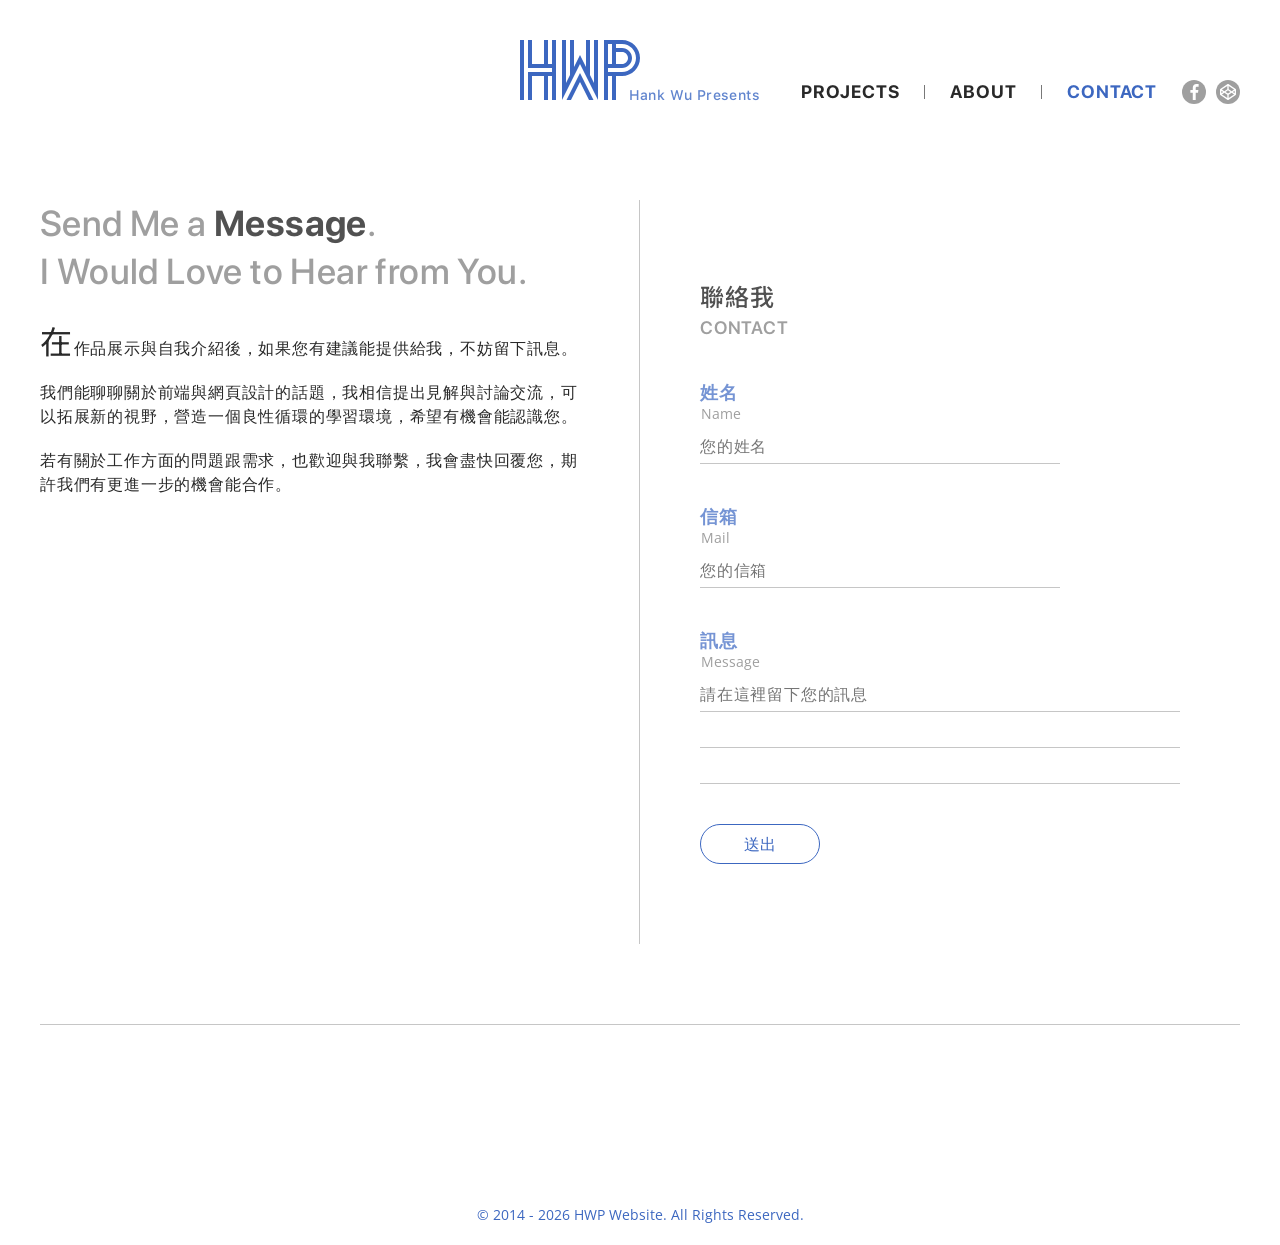
<file: contact.html>
<!DOCTYPE html>
<html lang="zh_tw">
  <head>
    <meta charset="utf-8">
    <meta name="viewport" content="width=device-width, initial-scale=1, maximum-scale=1, user-scalable=no">
    <meta http-equiv="expires" content="0">
    <title>HWP Design</title>
    <link rel="shortcut icon" href="images/favicon.ico">
    <link rel="stylesheet" href="css/style.css">
    <link rel="stylesheet" href="//fonts.googleapis.com/css?family=Noto+Sans+TC:400,500&display=swap">
    <link rel="stylesheet" href="//fonts.googleapis.com/css?family=Open+Sans:300,400,500,600,700,800">
    <link rel="stylesheet" href="//fonts.googleapis.com/css?family=Roboto:400,500,700,900">
    <script async src="https://www.googletagmanager.com/gtag/js?id=UA-144652097-1"></script>
    <script>
      window.dataLayer = window.dataLayer || [];
      function gtag(){dataLayer.push(arguments);}
      gtag('js', new Date());
      
      gtag('config', 'UA-144652097-1');
    </script>
    <script src="//ajax.googleapis.com/ajax/libs/jquery/3.2.1/jquery.min.js"></script>
    <script src="js/vendor/fontawesome.min.js"></script>
    <script src="js/vendor/packs/solid.min.js"></script>
    <script src="js/vendor/packs/brands.min.js"></script>
    <script src="js/vendor/jquery.count.min.js"></script>
    <script src="js/vendor/jquery.waypoints.min.js"></script>
    <script src="js/vendor/jquery.validate.min.js"></script>
  </head>
  <body>
    <header><a href="index.html">
        <div class="site-logo">
          <svg x="0" y="0" viewBox="0 0 120 60">
            <path d="M36,0v60h-4V36h-4v24h-4V36H12v24H8V32h24v-4H8V0h4v24h12V0h4v24h4V0H36z M4,0L0,0l0,60h4V0z"></path>
            <path d="M46.5,60L60,33l13.5,27h-4.4722L60,41.9443L50.9722,60H46.5z M74,0v43.0557l-4-8V0h-4v27.0557l-6-12l-6,12V0h-4v35.0557l-4,8V0h-4v60l18-36l18,36V0H74z"></path>
            <path d="M102,0H84v60h4V36h4v24h4V36h6c9.9411,0,18-8.0589,18-18C120,8.0588,111.9411,0,102,0z M96,12h6c3.3084,0,6,2.6916,6,6s-2.6916,6-6,6h-6V12z M88,4h4v20h-4V4z M102,32H88v-4h14c5.5228,0,10-4.4772,10-10c0-5.5229-4.4772-10-10-10h-6V4h6c7.7196,0,14,6.2803,14,14C116,25.7196,109.7196,32,102,32z"></path>
          </svg><span>Hank Wu Presents</span>
        </div></a></header>
    <main>
      <nav>
        <ul class="nav">
          <li><a href="index.html">Projects</a></li>
          <li><a href="about.html">About</a></li>
          <li><a class="current" href="contact.html">Contact</a></li>
        </ul>
        <ul class="social">
          <li><a target="_blank" href="https://facebook.com/hsinhan.tw"><i class="fab fa-facebook-f"></i></a></li>
          <li><a target="_blank" href="https://codepen.io/sinhan"><i class="fab fa-codepen"></i></a></li>
        </ul>
      </nav>
      <div class="wrapper">
        <div class="container">
          <div class="contact separate">
            <div class="contact-wrap">
              <div>
                <h2>Send Me a <strong>Message</strong>.<br>I Would Love to Hear from You.</h2>
                <p>在作品展示與自我介紹後，如果您有建議能提供給我，不妨留下訊息。</p>
                <p>我們能聊聊關於前端與網頁設計的話題，我相信提出見解與討論交流，可以拓展新的視野，營造一個良性循環的學習環境，希望有機會能認識您。</p>
                <p>若有關於工作方面的問題跟需求，也歡迎與我聯繫，我會盡快回覆您，期許我們有更進一步的機會能合作。</p>
              </div>
              <div>
                <h3>聯絡我</h3><span>Contact</span>
                <form class="contact-form" method="post" action="https://formspree.io/wusinhan@gmail.com">
                  <div class="contact-form-wrap">
                    <div class="contact-row">
                      <h4>姓名</h4><span>Name</span>
                      <input id="name" type="text" name="name" placeholder="您的姓名" required>
                    </div>
                    <div class="contact-row">
                      <h4>信箱</h4><span>Mail</span>
                      <input id="email" type="email" name="email" placeholder="您的信箱" required>
                    </div>
                    <div class="contact-row">
                      <h4>訊息</h4><span>Message</span>
                      <textarea class="contact-meassage" id="message" name="message" rows="3" data-min-rows="3" placeholder="請在這裡留下您的訊息" required></textarea>
                    </div>
                  </div>
                  <!-- input(type='hidden' name='_next' value='thanks.html')-->
                  <button type="submit" value="Send">送出</button>
                  <script>
                    $('.contact-form').validate({
                      rules: {
                        email: 'required email',
                      },
                      messages: {
                        name: '請輸入您的姓名',
                        email: {
                          required: '請輸入您的信箱',
                          email: '您的電子信箱格式似乎有誤，請再檢查一次',
                        },
                        message: '請輸入您的訊息',
                      }
                    });
                    $(document).one('focus.contact-meassage', 'textarea.contact-meassage', function() {
                      var savedValue = this.value;
                      this.value = '';
                      this.baseScrollHeight = this.scrollHeight;
                      this.value = savedValue;
                    })
                    .on('input.contact-meassage', 'textarea.contact-meassage', function() {
                      var minRows = this.getAttribute('data-min-rows') | 0, rows;
                      this.rows = minRows;
                      rows = Math.ceil((this.scrollHeight - this.baseScrollHeight) / 36);
                      this.rows = minRows + rows
                    });
                  </script>
                </form>
              </div>
            </div>
          </div>
        </div>
      </div>
    </main>
    <div class="mobile"> 
      <p>行動版頁面尚在開發中，敬請見諒。</p>
    </div>
    <footer>
      <p class="copyright">© 2014 - <script>var date = new Date(); document.write(date.getFullYear());</script> HWP Website. All Rights Reserved.</p>
    </footer>
    <script src="js/vendor/jquery.pjax.min.js"></script>
    <script src="js/global.js"></script>
  </body>
</html>
</file>
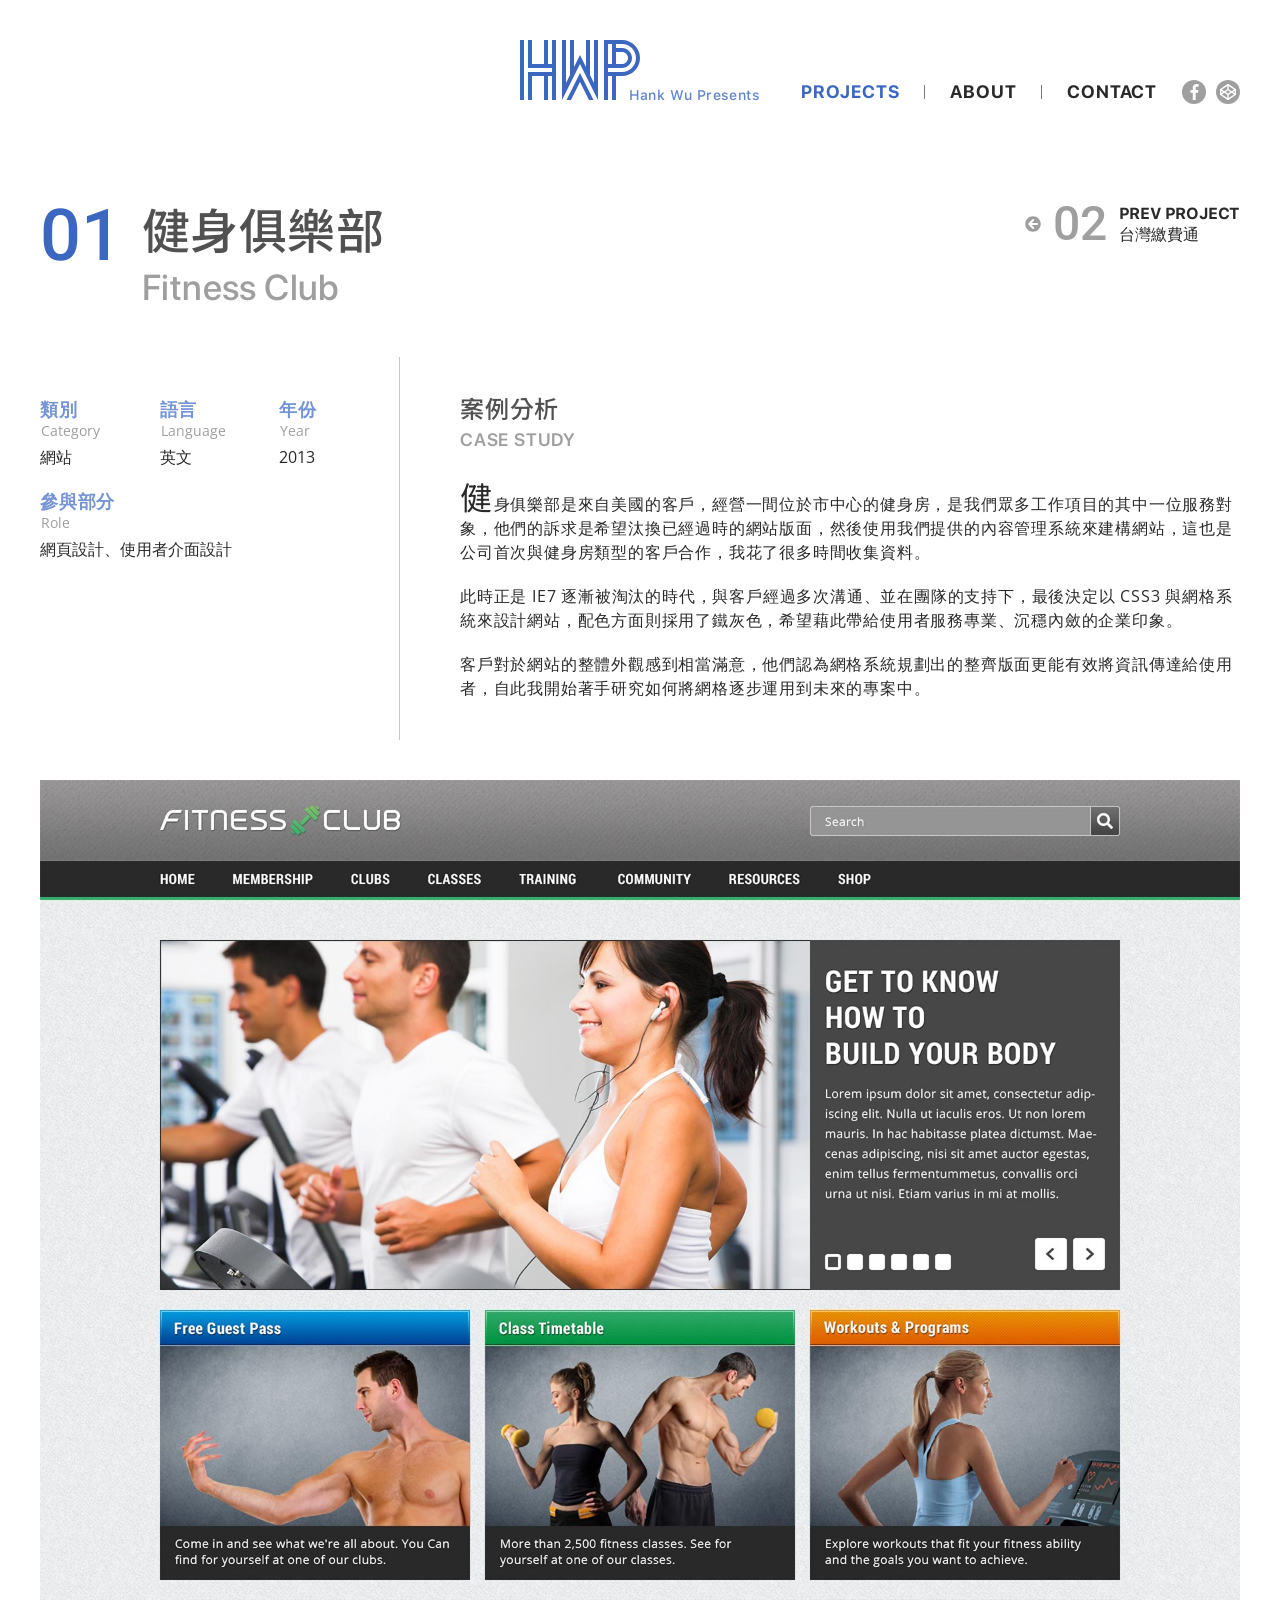
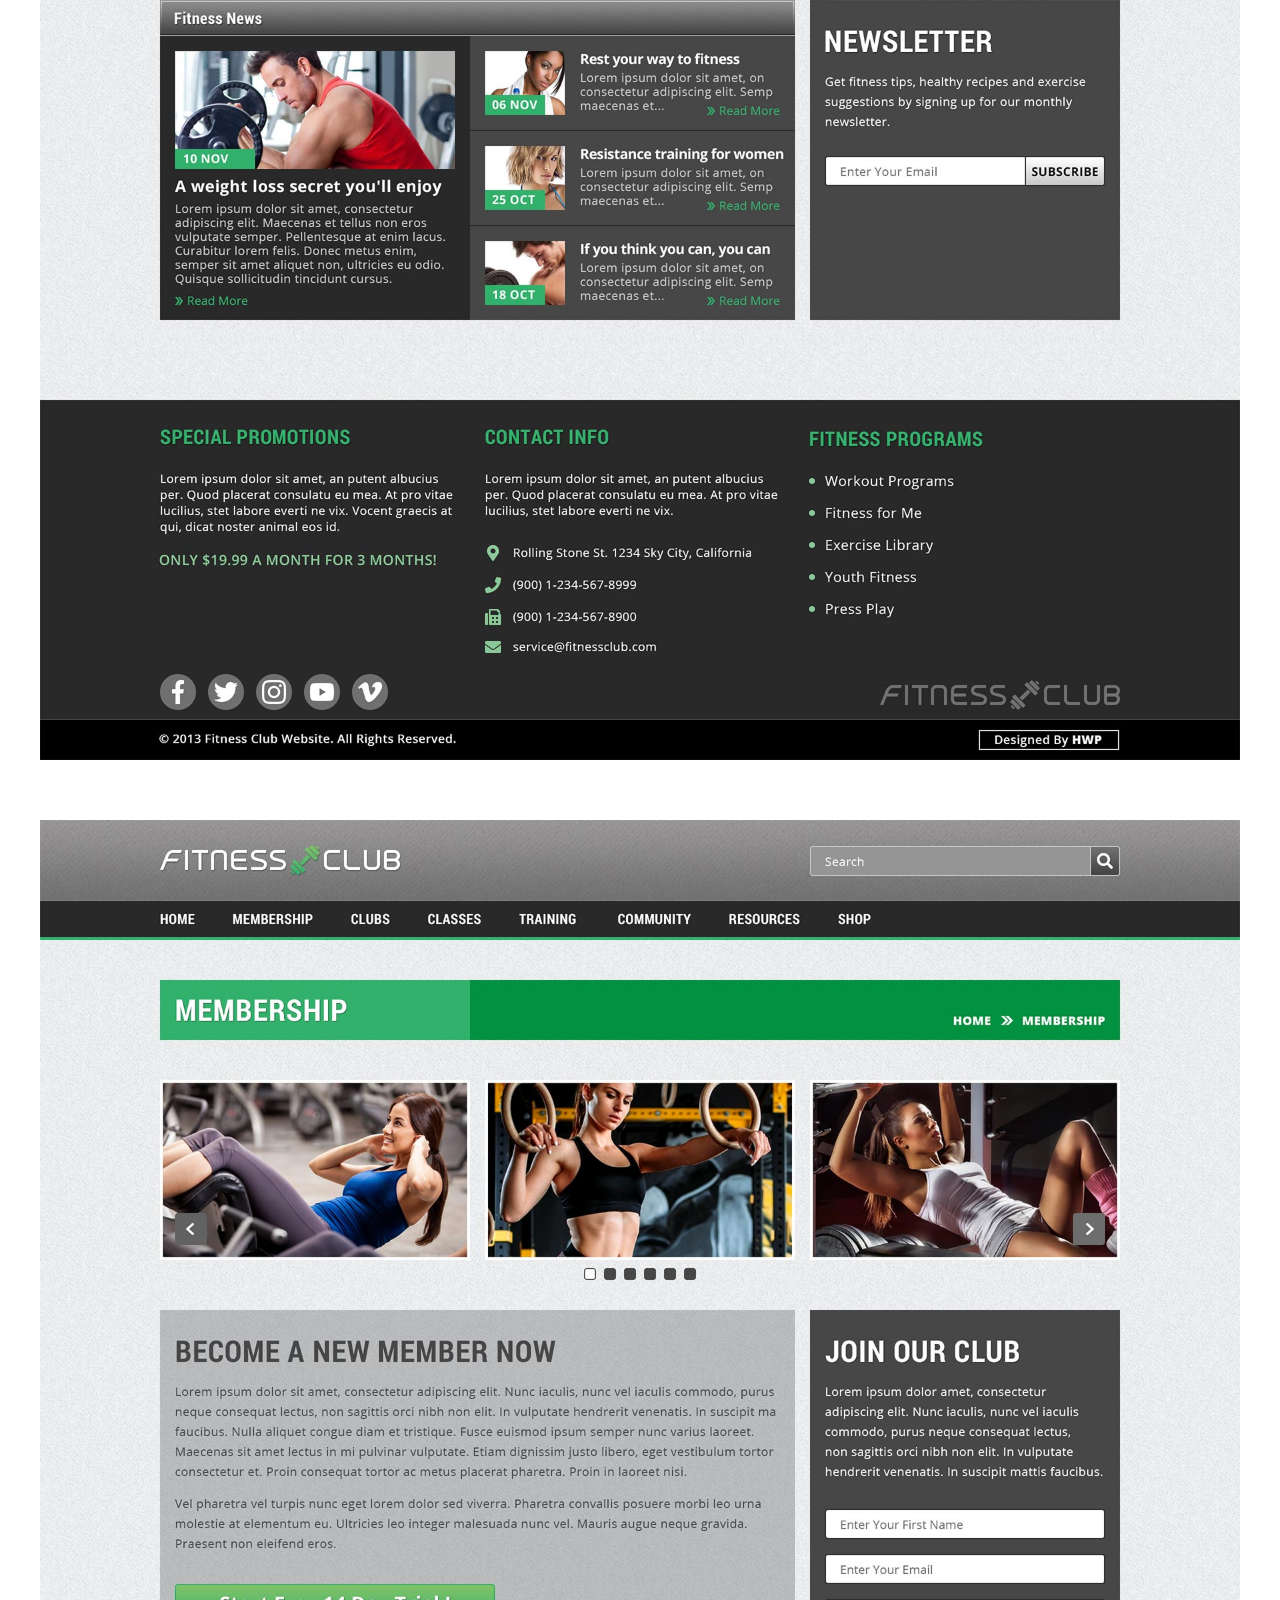
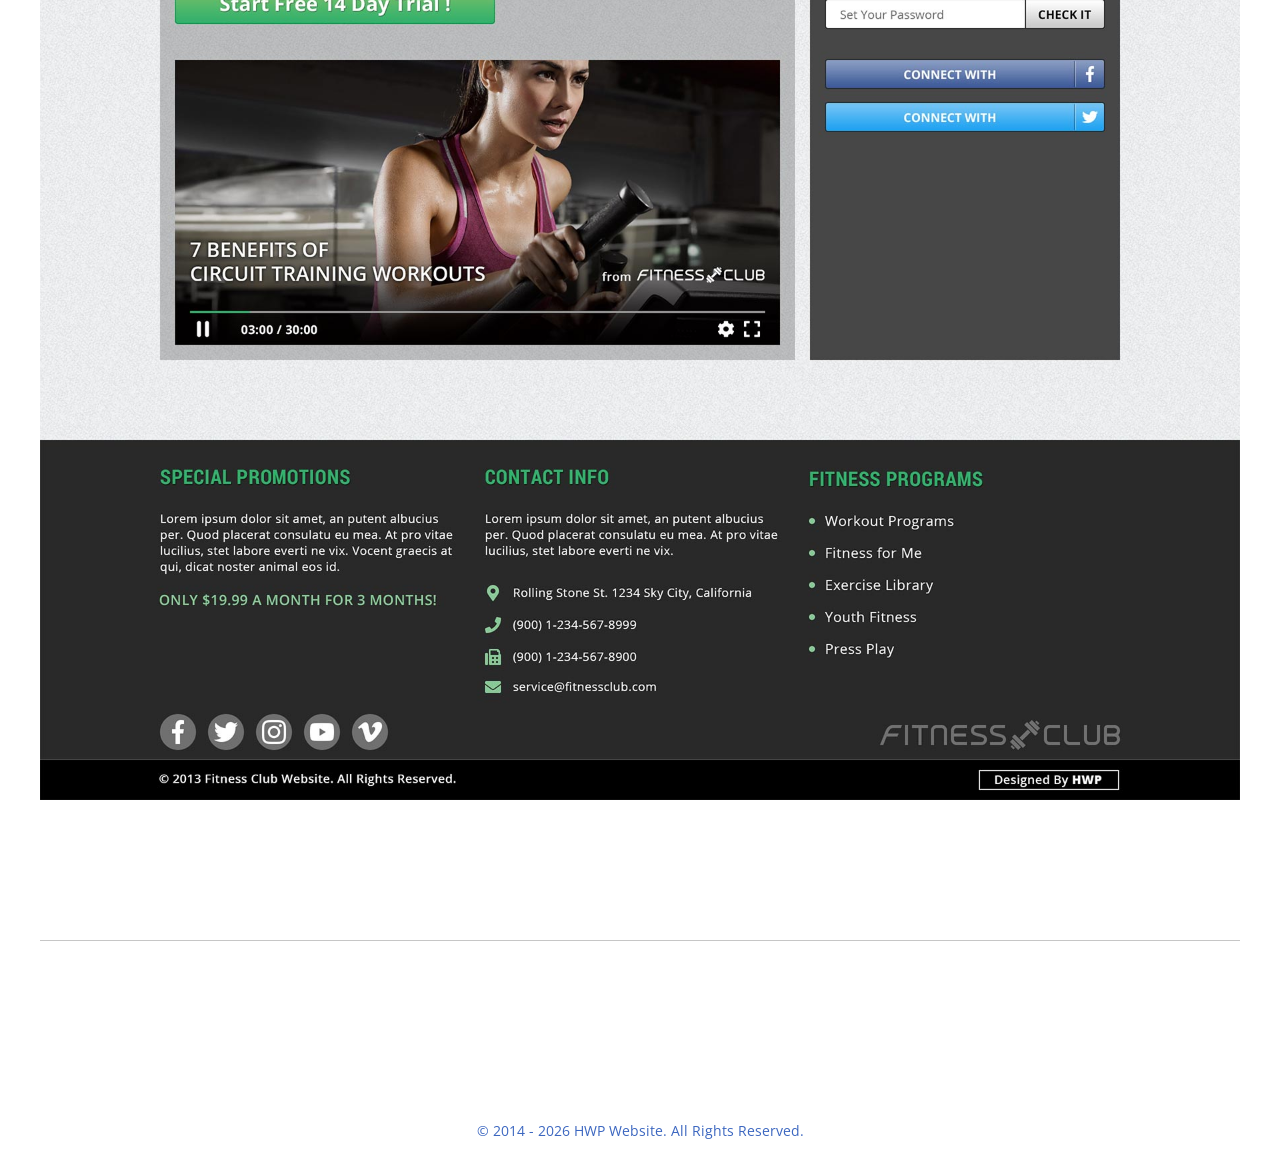
<file: projects_01.html>
<!DOCTYPE html>
<html lang="zh_tw">
  <head>
    <meta charset="utf-8">
    <meta name="viewport" content="width=device-width, initial-scale=1, maximum-scale=1, user-scalable=no">
    <meta http-equiv="expires" content="0">
    <title>HWP Design</title>
    <link rel="shortcut icon" href="images/favicon.ico">
    <link rel="stylesheet" href="css/style.css">
    <link rel="stylesheet" href="//fonts.googleapis.com/css?family=Noto+Sans+TC:400,500&display=swap">
    <link rel="stylesheet" href="//fonts.googleapis.com/css?family=Open+Sans:300,400,500,600,700,800">
    <link rel="stylesheet" href="//fonts.googleapis.com/css?family=Roboto:400,500,700,900">
    <script async src="https://www.googletagmanager.com/gtag/js?id=UA-144652097-1"></script>
    <script>
      window.dataLayer = window.dataLayer || [];
      function gtag(){dataLayer.push(arguments);}
      gtag('js', new Date());
      
      gtag('config', 'UA-144652097-1');
    </script>
    <script src="//ajax.googleapis.com/ajax/libs/jquery/3.2.1/jquery.min.js"></script>
    <script src="js/vendor/fontawesome.min.js"></script>
    <script src="js/vendor/packs/solid.min.js"></script>
    <script src="js/vendor/packs/brands.min.js"></script>
    <script src="js/vendor/jquery.count.min.js"></script>
    <script src="js/vendor/jquery.waypoints.min.js"></script>
    <script src="js/vendor/jquery.validate.min.js"></script>
  </head>
  <body>
    <header><a href="index.html">
        <div class="site-logo">
          <svg x="0" y="0" viewBox="0 0 120 60">
            <path d="M36,0v60h-4V36h-4v24h-4V36H12v24H8V32h24v-4H8V0h4v24h12V0h4v24h4V0H36z M4,0L0,0l0,60h4V0z"></path>
            <path d="M46.5,60L60,33l13.5,27h-4.4722L60,41.9443L50.9722,60H46.5z M74,0v43.0557l-4-8V0h-4v27.0557l-6-12l-6,12V0h-4v35.0557l-4,8V0h-4v60l18-36l18,36V0H74z"></path>
            <path d="M102,0H84v60h4V36h4v24h4V36h6c9.9411,0,18-8.0589,18-18C120,8.0588,111.9411,0,102,0z M96,12h6c3.3084,0,6,2.6916,6,6s-2.6916,6-6,6h-6V12z M88,4h4v20h-4V4z M102,32H88v-4h14c5.5228,0,10-4.4772,10-10c0-5.5229-4.4772-10-10-10h-6V4h6c7.7196,0,14,6.2803,14,14C116,25.7196,109.7196,32,102,32z"></path>
          </svg><span>Hank Wu Presents</span>
        </div></a></header>
    <main>
      <nav>
        <ul class="nav">
          <li><a class="current" href="index.html">Projects</a></li>
          <li><a href="about.html">About</a></li>
          <li><a href="contact.html">Contact</a></li>
        </ul>
        <ul class="social">
          <li><a target="_blank" href="https://facebook.com/hsinhan.tw"><i class="fab fa-facebook-f"></i></a></li>
          <li><a target="_blank" href="https://codepen.io/sinhan"><i class="fab fa-codepen"></i></a></li>
        </ul>
      </nav>
      <div class="wrapper">
        <div class="pagination"><a href="projects_02.html">
            <div class="prev">
              <div class="pagination-arrow"><i class="fas fa-arrow-circle-left"></i></div>
              <div class="pagination-folio">02</div>
              <div class="pagination-text"><span>Prev Project</span>
                <div>台灣繳費通</div>
              </div>
            </div></a></div>
        <div class="container">
          <div class="projects separate">
            <div class="projects-folio">01</div>
            <h1>健身俱樂部<span>Fitness Club</span></h1>
            <div class="projects-intro">
              <div>
                <dl>
                  <div class="clearfix">
                    <h4>類別</h4><span>Category</span><span>網站</span>
                  </div>
                  <div class="clearfix">
                    <h4>語言</h4><span>Language</span><span>英文</span>
                  </div>
                  <div class="clearfix">
                    <h4>年份</h4><span>Year</span><span>2013</span>
                  </div>
                  <div class="clearfix">
                    <h4>參與部分</h4><span>Role</span><span>網頁設計、使用者介面設計</span>
                  </div>
                </dl>
              </div>
              <div>
                <h3>案例分析</h3><span>Case Study</span>
                <p>健身俱樂部是來自美國的客戶，經營一間位於市中心的健身房，是我們眾多工作項目的其中一位服務對象，他們的訴求是希望汰換已經過時的網站版面，然後使用我們提供的內容管理系統來建構網站，這也是公司首次與健身房類型的客戶合作，我花了很多時間收集資料。</p>
                <p>此時正是 IE7 逐漸被淘汰的時代，與客戶經過多次溝通、並在團隊的支持下，最後決定以 CSS3 與網格系統來設計網站，配色方面則採用了鐵灰色，希望藉此帶給使用者服務專業、沉穩內斂的企業印象。</p>
                <p>客戶對於網站的整體外觀感到相當滿意，他們認為網格系統規劃出的整齊版面更能有效將資訊傳達給使用者，自此我開始著手研究如何將網格逐步運用到未來的專案中。</p>
              </div>
            </div>
            <div><img src="images/projects_01-001.jpg" width="100%"></div>
            <div><img src="images/projects_01-002.jpg" width="100%"></div>
          </div>
        </div>
      </div>
    </main>
    <div class="mobile"> 
      <p>行動版頁面尚在開發中，敬請見諒。</p>
    </div>
    <footer>
      <p class="copyright">© 2014 - <script>var date = new Date(); document.write(date.getFullYear());</script> HWP Website. All Rights Reserved.</p>
    </footer>
    <script src="js/vendor/jquery.pjax.min.js"></script>
    <script src="js/global.js"></script>
  </body>
</html>
</file>
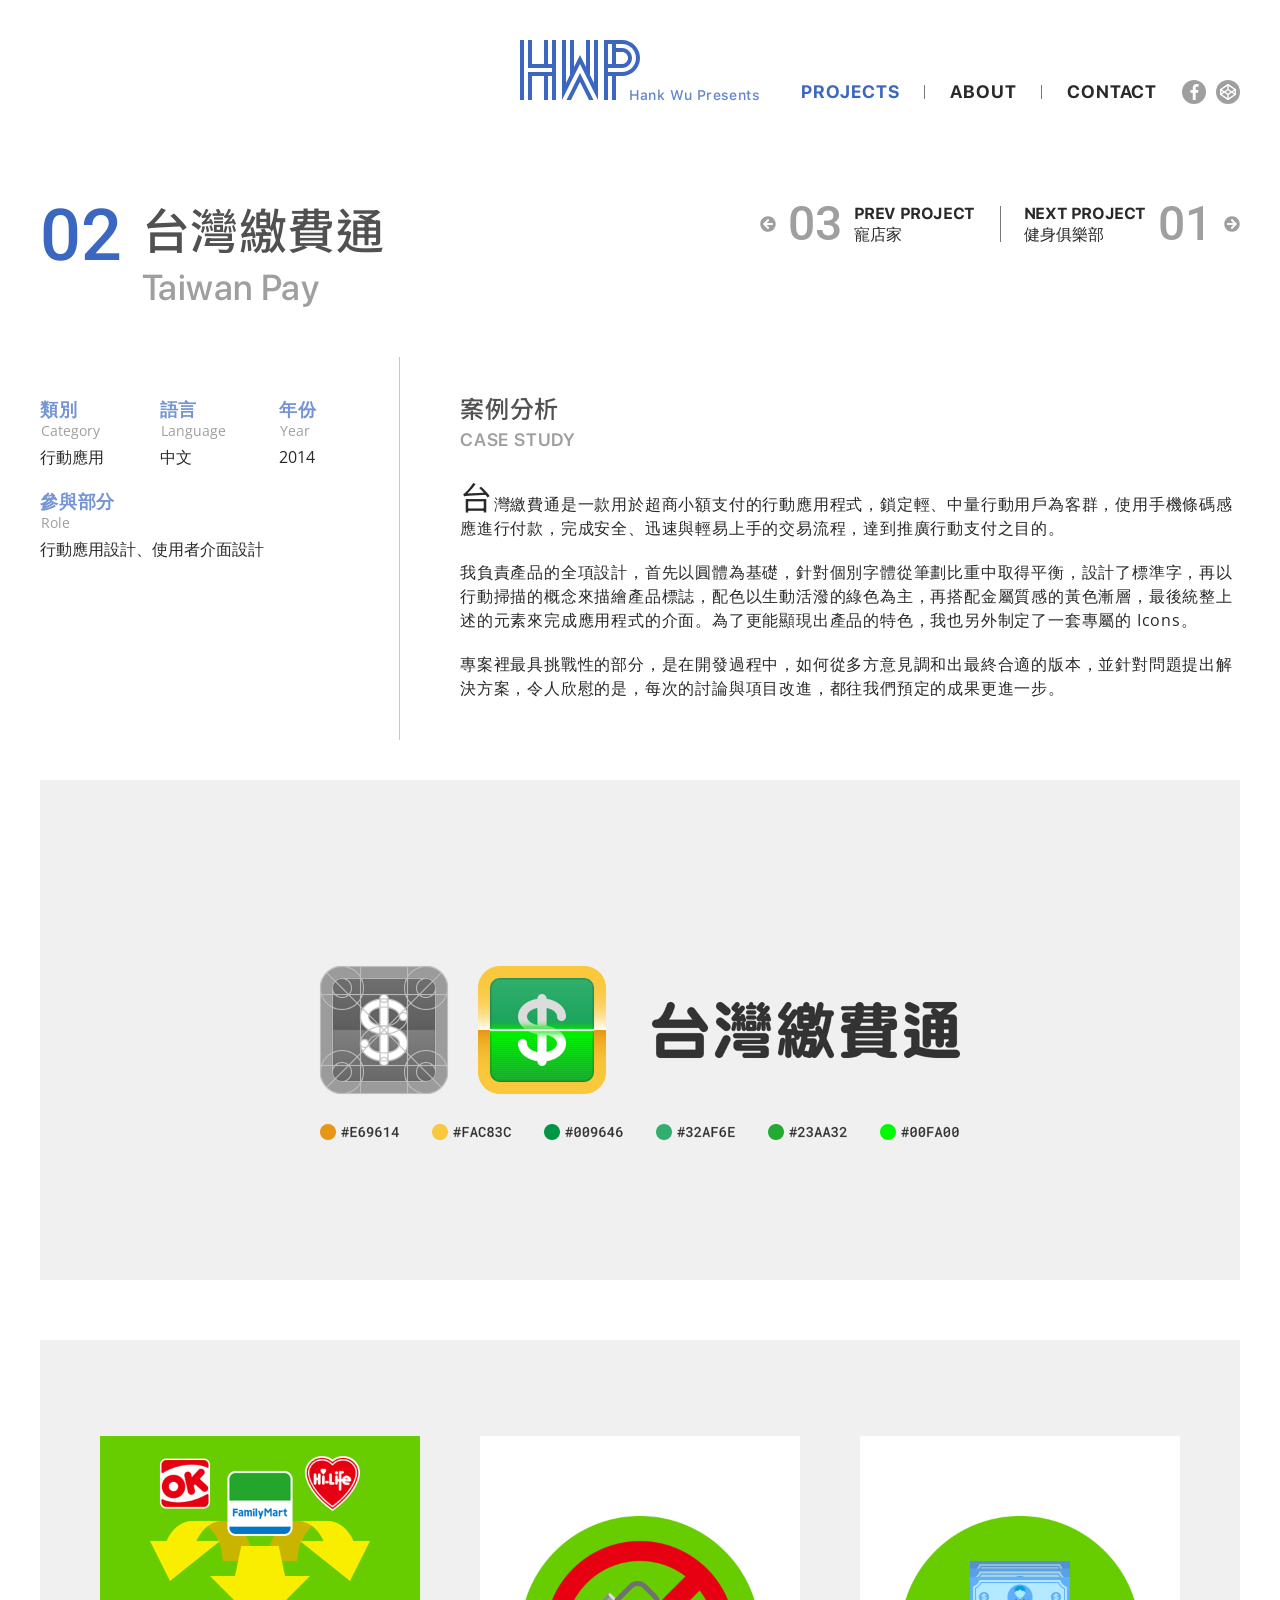
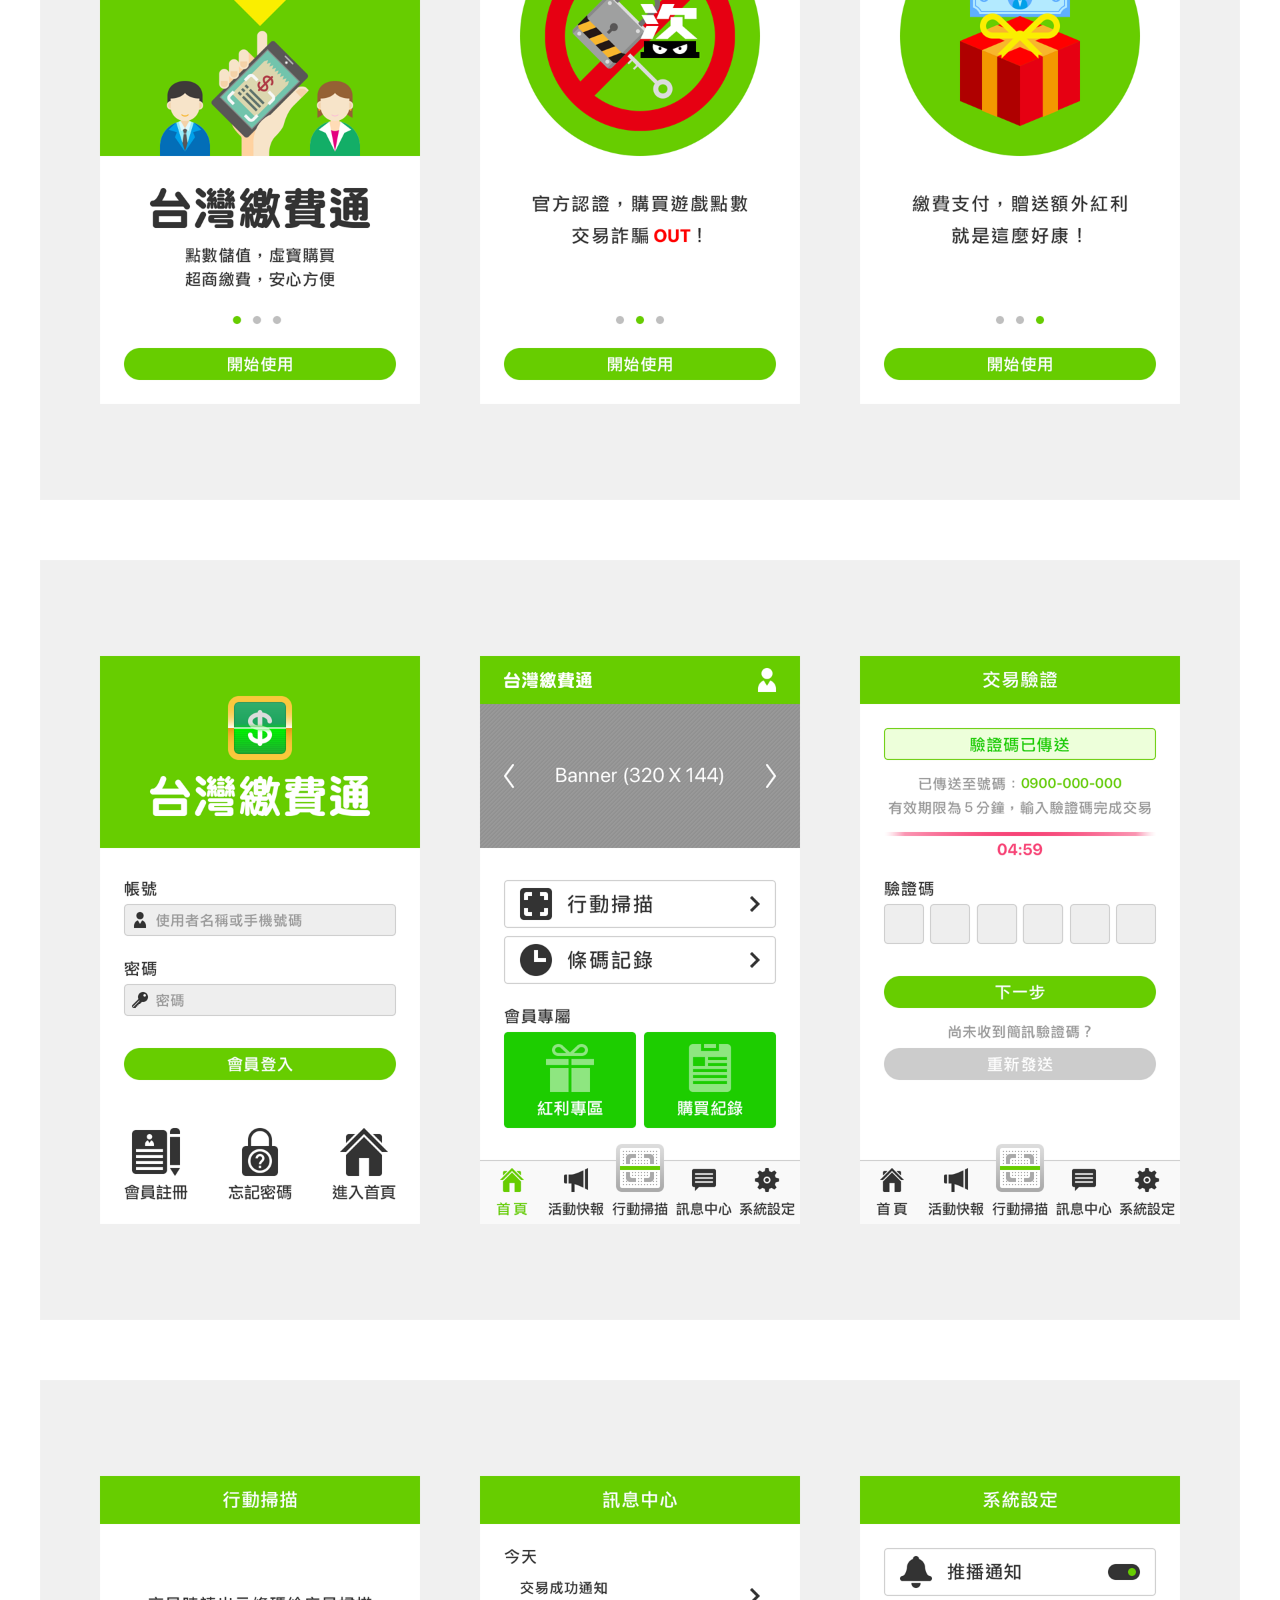
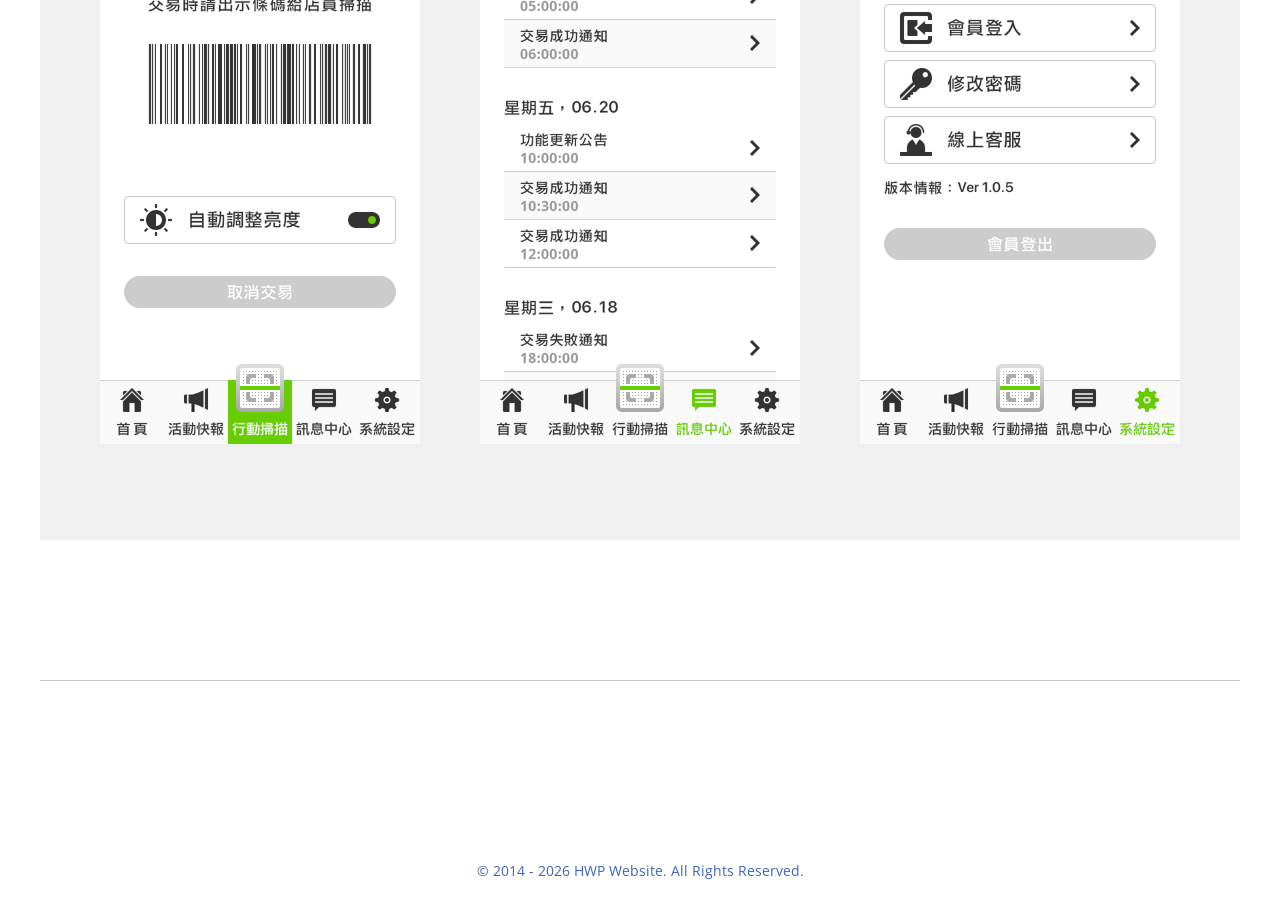
<file: projects_02.html>
<!DOCTYPE html>
<html lang="zh_tw">
  <head>
    <meta charset="utf-8">
    <meta name="viewport" content="width=device-width, initial-scale=1, maximum-scale=1, user-scalable=no">
    <meta http-equiv="expires" content="0">
    <title>HWP Design</title>
    <link rel="shortcut icon" href="images/favicon.ico">
    <link rel="stylesheet" href="css/style.css">
    <link rel="stylesheet" href="//fonts.googleapis.com/css?family=Noto+Sans+TC:400,500&display=swap">
    <link rel="stylesheet" href="//fonts.googleapis.com/css?family=Open+Sans:300,400,500,600,700,800">
    <link rel="stylesheet" href="//fonts.googleapis.com/css?family=Roboto:400,500,700,900">
    <script async src="https://www.googletagmanager.com/gtag/js?id=UA-144652097-1"></script>
    <script>
      window.dataLayer = window.dataLayer || [];
      function gtag(){dataLayer.push(arguments);}
      gtag('js', new Date());
      
      gtag('config', 'UA-144652097-1');
    </script>
    <script src="//ajax.googleapis.com/ajax/libs/jquery/3.2.1/jquery.min.js"></script>
    <script src="js/vendor/fontawesome.min.js"></script>
    <script src="js/vendor/packs/solid.min.js"></script>
    <script src="js/vendor/packs/brands.min.js"></script>
    <script src="js/vendor/jquery.count.min.js"></script>
    <script src="js/vendor/jquery.waypoints.min.js"></script>
    <script src="js/vendor/jquery.validate.min.js"></script>
  </head>
  <body>
    <header><a href="index.html">
        <div class="site-logo">
          <svg x="0" y="0" viewBox="0 0 120 60">
            <path d="M36,0v60h-4V36h-4v24h-4V36H12v24H8V32h24v-4H8V0h4v24h12V0h4v24h4V0H36z M4,0L0,0l0,60h4V0z"></path>
            <path d="M46.5,60L60,33l13.5,27h-4.4722L60,41.9443L50.9722,60H46.5z M74,0v43.0557l-4-8V0h-4v27.0557l-6-12l-6,12V0h-4v35.0557l-4,8V0h-4v60l18-36l18,36V0H74z"></path>
            <path d="M102,0H84v60h4V36h4v24h4V36h6c9.9411,0,18-8.0589,18-18C120,8.0588,111.9411,0,102,0z M96,12h6c3.3084,0,6,2.6916,6,6s-2.6916,6-6,6h-6V12z M88,4h4v20h-4V4z M102,32H88v-4h14c5.5228,0,10-4.4772,10-10c0-5.5229-4.4772-10-10-10h-6V4h6c7.7196,0,14,6.2803,14,14C116,25.7196,109.7196,32,102,32z"></path>
          </svg><span>Hank Wu Presents</span>
        </div></a></header>
    <main>
      <nav>
        <ul class="nav">
          <li><a class="current" href="index.html">Projects</a></li>
          <li><a href="about.html">About</a></li>
          <li><a href="contact.html">Contact</a></li>
        </ul>
        <ul class="social">
          <li><a target="_blank" href="https://facebook.com/hsinhan.tw"><i class="fab fa-facebook-f"></i></a></li>
          <li><a target="_blank" href="https://codepen.io/sinhan"><i class="fab fa-codepen"></i></a></li>
        </ul>
      </nav>
      <div class="wrapper">
        <div class="pagination"><a href="projects_03.html">
            <div class="prev">
              <div class="pagination-arrow"><i class="fas fa-arrow-circle-left"></i></div>
              <div class="pagination-folio">03</div>
              <div class="pagination-text"><span>Prev Project</span>
                <div>寵店家</div>
              </div>
            </div></a><a href="projects_01.html">
            <div class="next">
              <div class="pagination-text"><span>Next Project</span>
                <div>健身俱樂部</div>
              </div>
              <div class="pagination-folio">01</div>
              <div class="pagination-arrow"><i class="fas fa-arrow-circle-right"></i></div>
            </div></a></div>
        <div class="container">
          <div class="projects separate">
            <div class="projects-folio">02</div>
            <h1>台灣繳費通<span>Taiwan Pay</span></h1>
            <div class="projects-intro">
              <div>
                <dl>
                  <div class="clearfix">
                    <h4>類別</h4><span>Category</span><span>行動應用</span>
                  </div>
                  <div class="clearfix">
                    <h4>語言</h4><span>Language</span><span>中文</span>
                  </div>
                  <div class="clearfix">
                    <h4>年份</h4><span>Year</span><span>2014</span>
                  </div>
                  <div class="clearfix">
                    <h4>參與部分</h4><span>Role</span><span>行動應用設計、使用者介面設計</span>
                  </div>
                </dl>
              </div>
              <div>
                <h3>案例分析</h3><span>Case Study</span>
                <p>台灣繳費通是一款用於超商小額支付的行動應用程式，鎖定輕、中量行動用戶為客群，使用手機條碼感應進行付款，完成安全、迅速與輕易上手的交易流程，達到推廣行動支付之目的。</p>
                <p>我負責產品的全項設計，首先以圓體為基礎，針對個別字體從筆劃比重中取得平衡，設計了標準字，再以行動掃描的概念來描繪產品標誌，配色以生動活潑的綠色為主，再搭配金屬質感的黃色漸層，最後統整上述的元素來完成應用程式的介面。為了更能顯現出產品的特色，我也另外制定了一套專屬的 Icons。</p>
                <p>專案裡最具挑戰性的部分，是在開發過程中，如何從多方意見調和出最終合適的版本，並針對問題提出解決方案，令人欣慰的是，每次的討論與項目改進，都往我們預定的成果更進一步。</p>
              </div>
            </div>
            <div><img src="images/projects_02-001.png" width="100%"></div>
            <div><img src="images/projects_02-002.png" width="100%"></div>
            <div><img src="images/projects_02-003.png" width="100%"></div>
            <div><img src="images/projects_02-004.png" width="100%"></div>
          </div>
        </div>
      </div>
    </main>
    <div class="mobile"> 
      <p>行動版頁面尚在開發中，敬請見諒。</p>
    </div>
    <footer>
      <p class="copyright">© 2014 - <script>var date = new Date(); document.write(date.getFullYear());</script> HWP Website. All Rights Reserved.</p>
    </footer>
    <script src="js/vendor/jquery.pjax.min.js"></script>
    <script src="js/global.js"></script>
  </body>
</html>
</file>
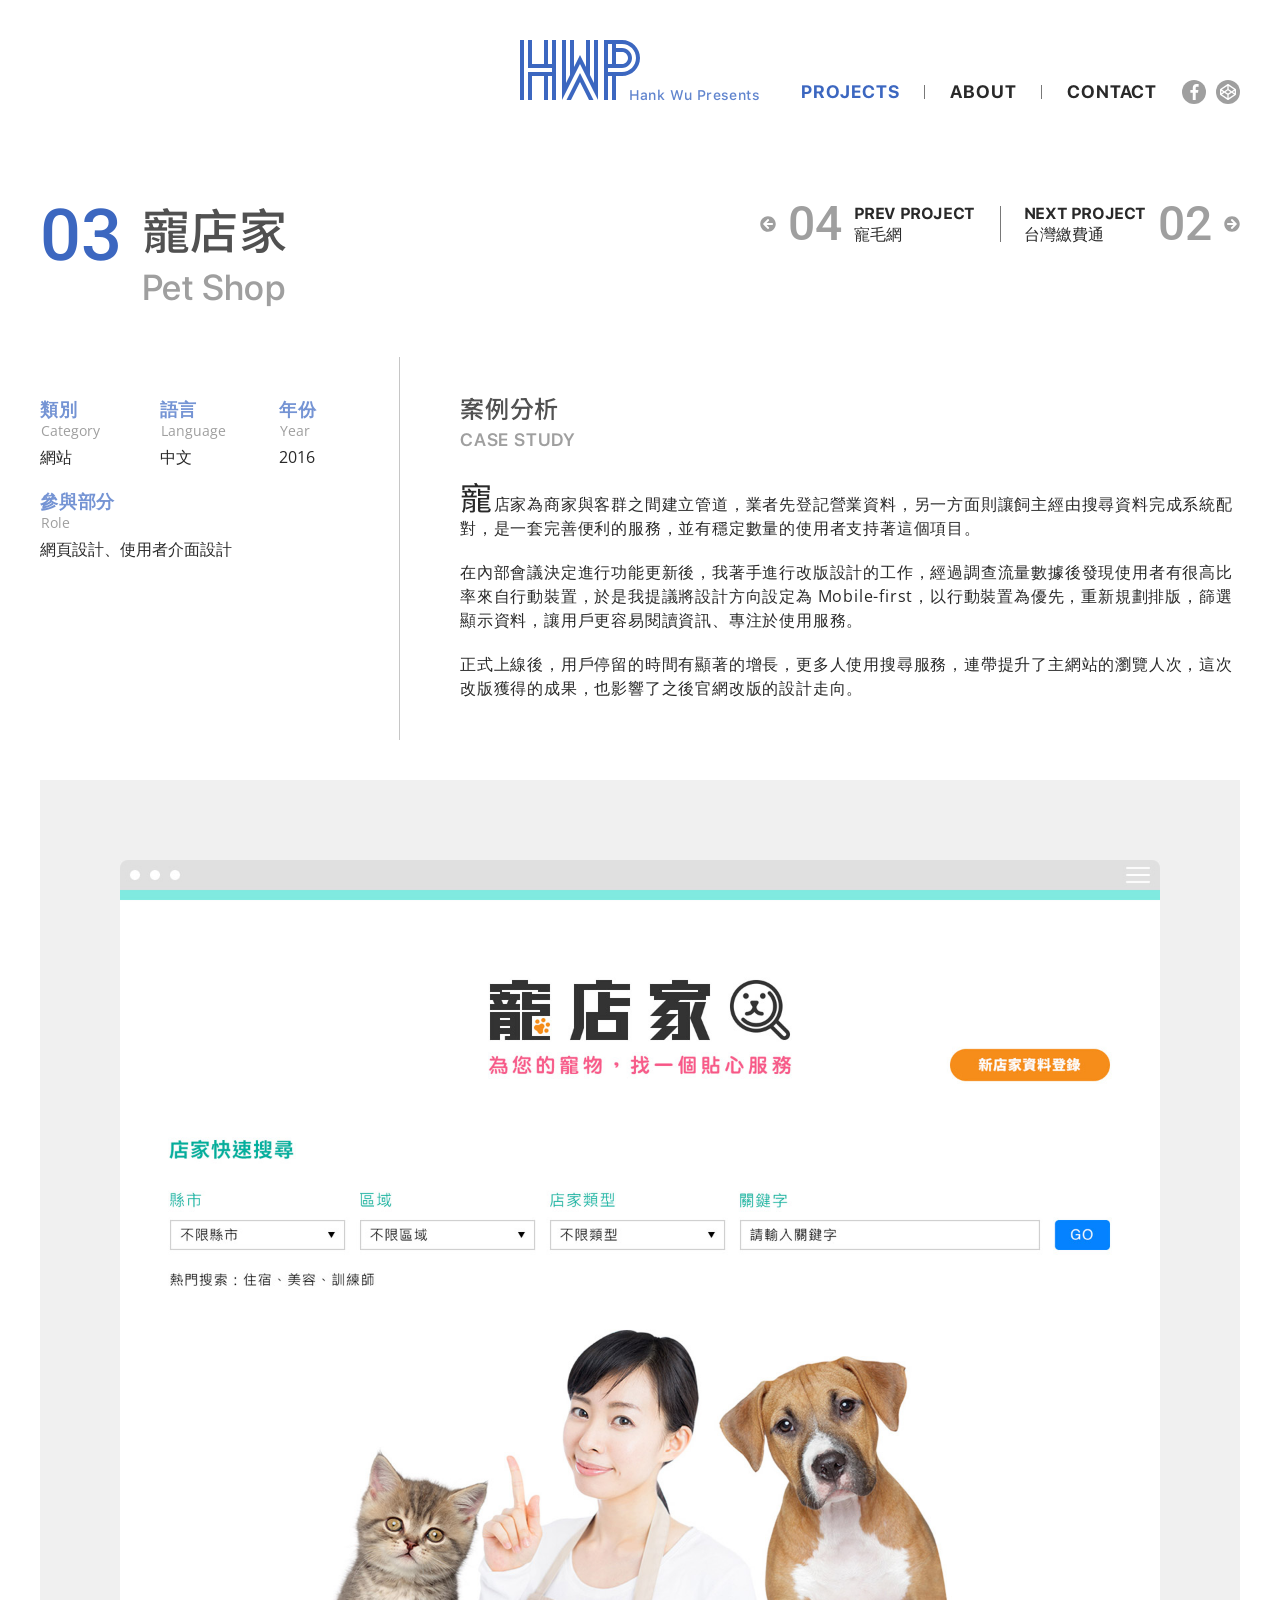
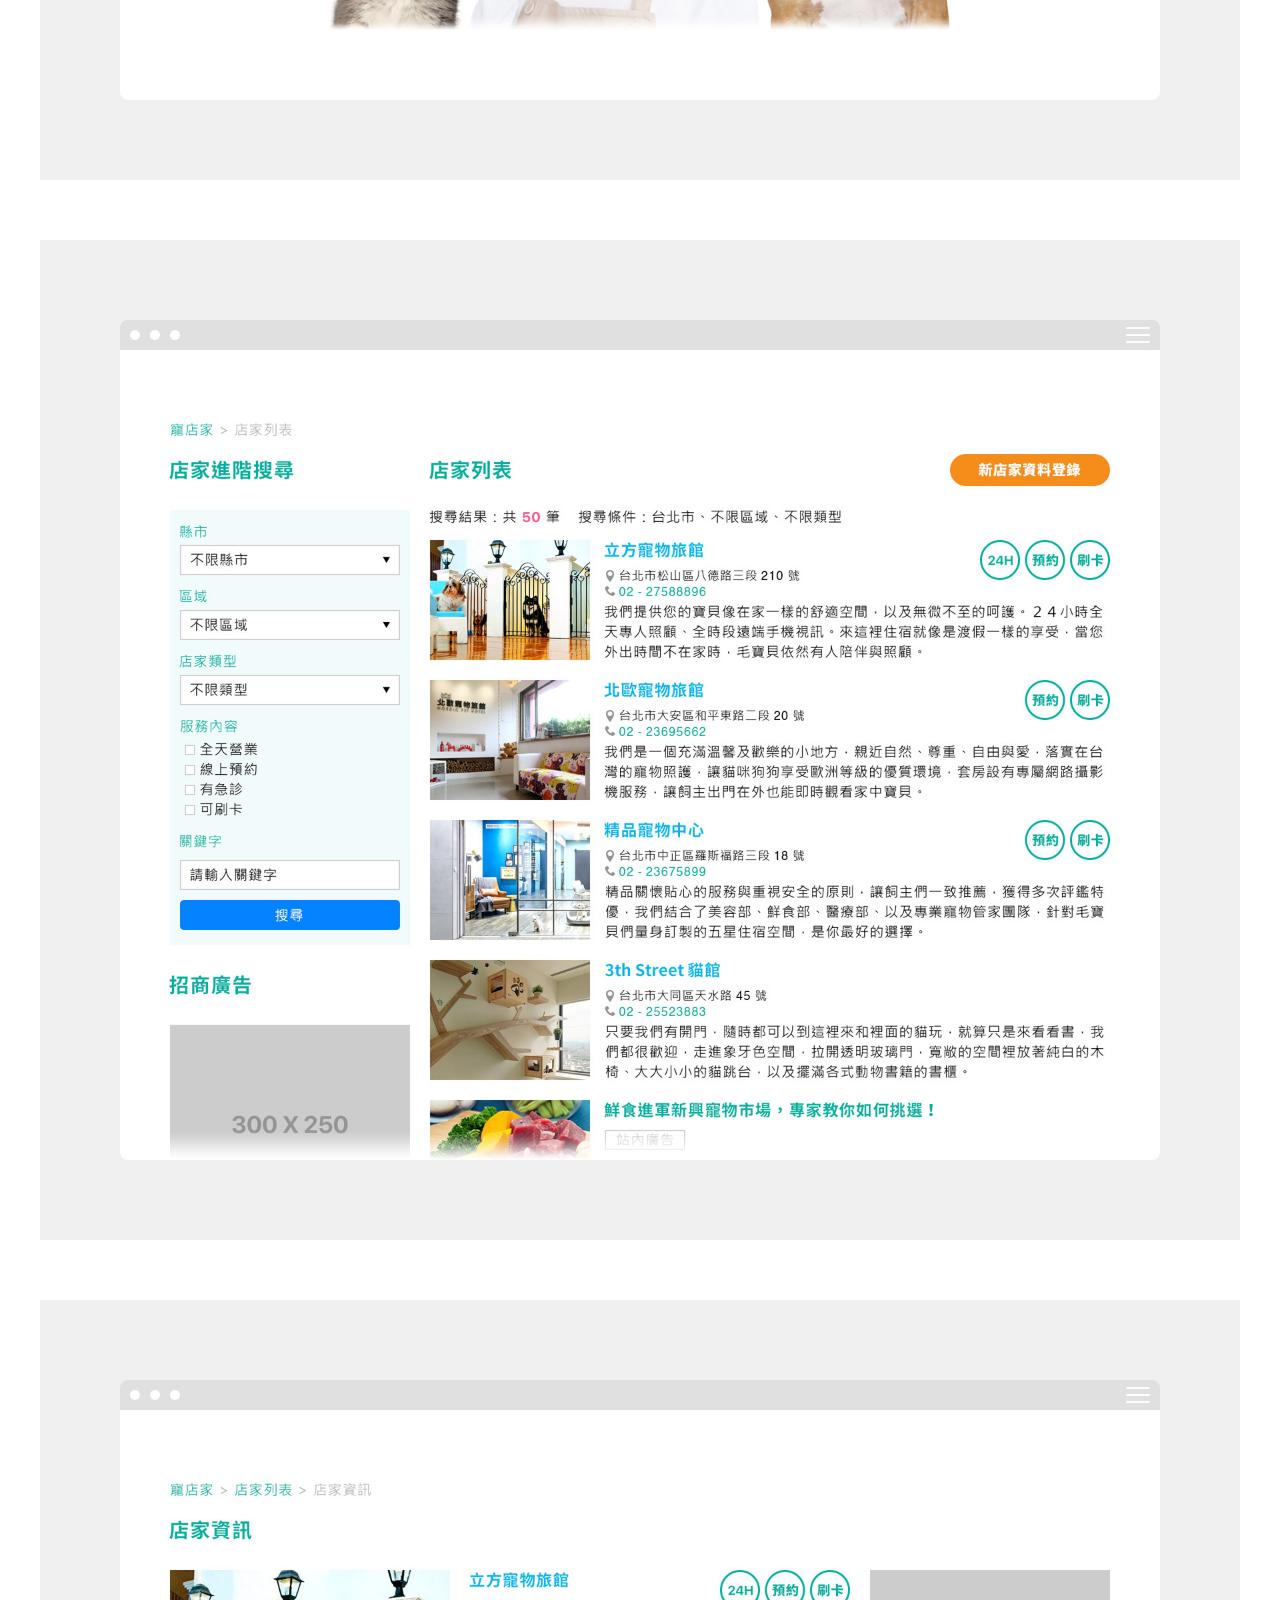
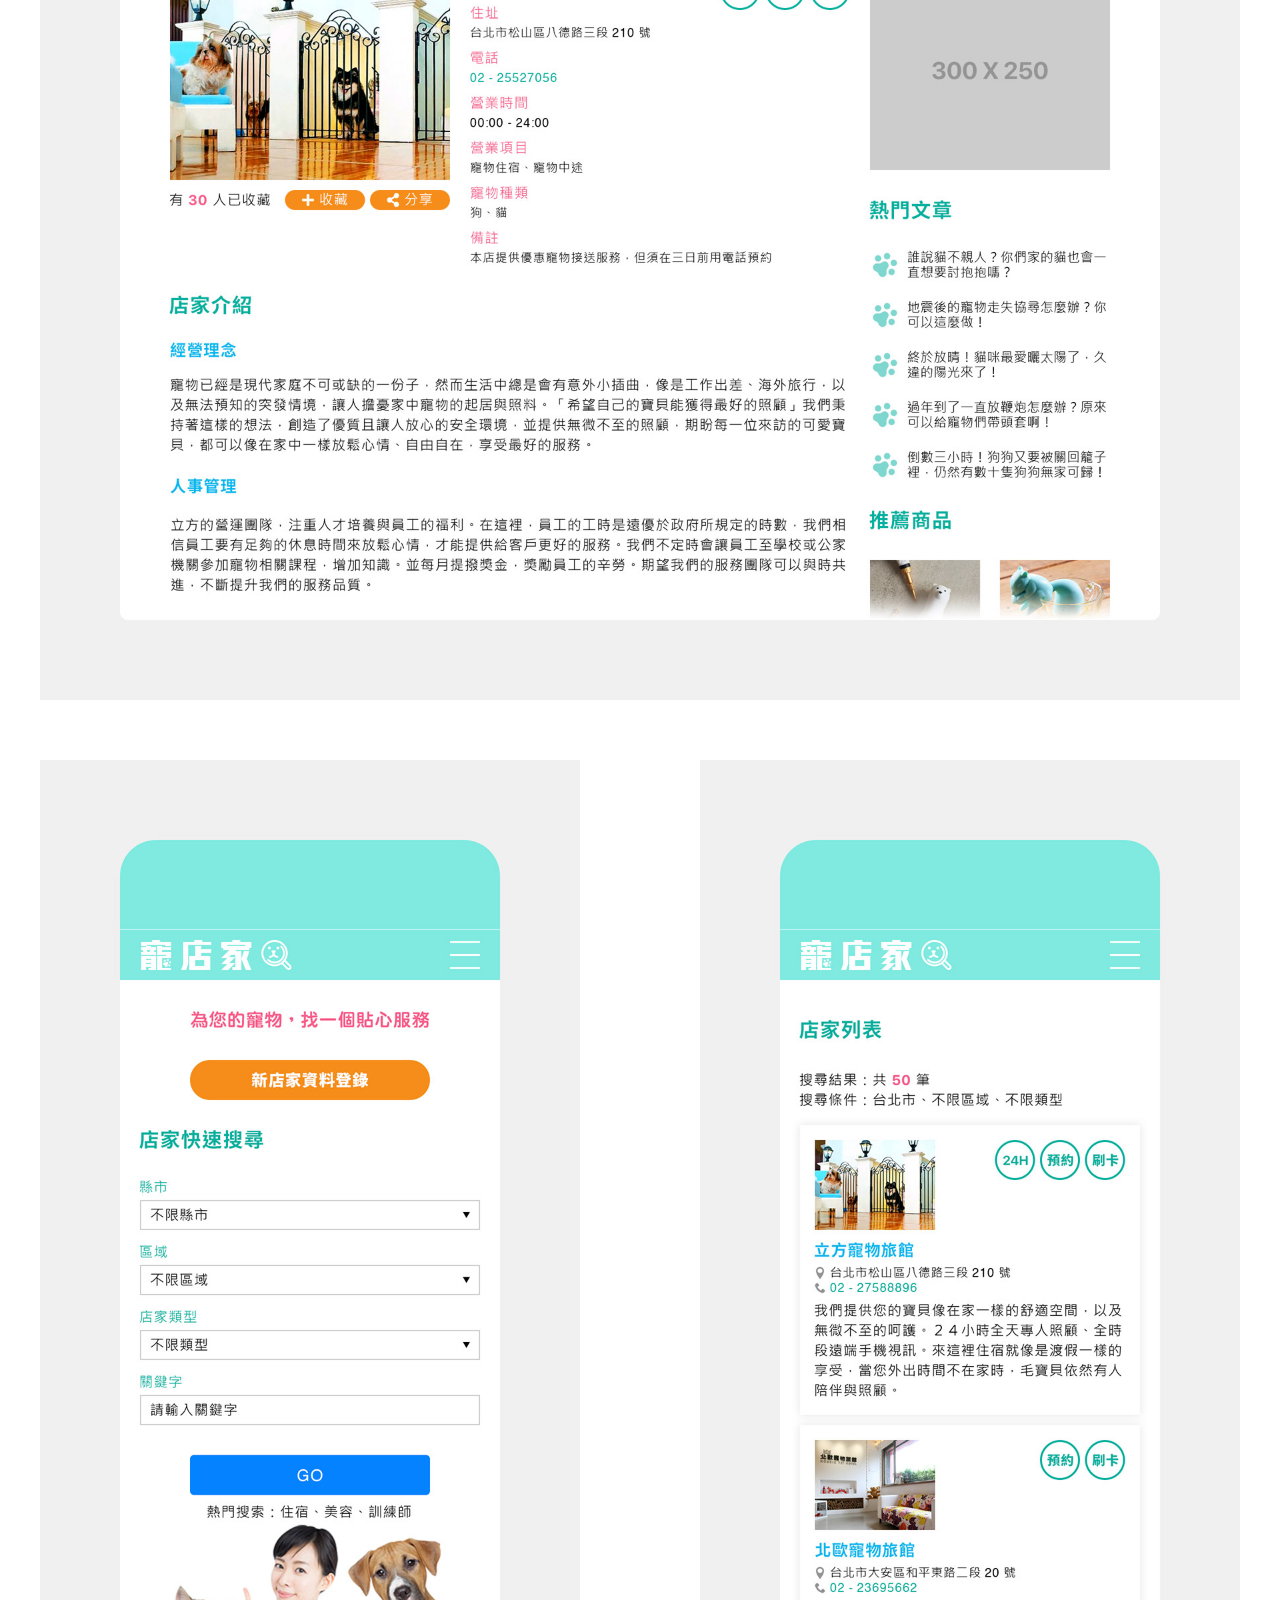
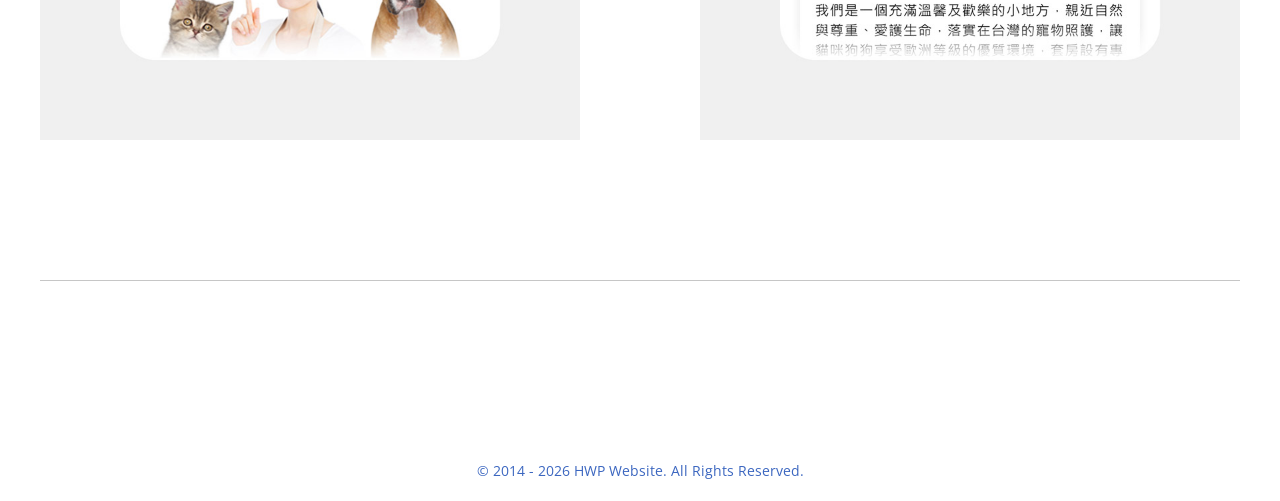
<file: projects_03.html>
<!DOCTYPE html>
<html lang="zh_tw">
  <head>
    <meta charset="utf-8">
    <meta name="viewport" content="width=device-width, initial-scale=1, maximum-scale=1, user-scalable=no">
    <meta http-equiv="expires" content="0">
    <title>HWP Design</title>
    <link rel="shortcut icon" href="images/favicon.ico">
    <link rel="stylesheet" href="css/style.css">
    <link rel="stylesheet" href="//fonts.googleapis.com/css?family=Noto+Sans+TC:400,500&display=swap">
    <link rel="stylesheet" href="//fonts.googleapis.com/css?family=Open+Sans:300,400,500,600,700,800">
    <link rel="stylesheet" href="//fonts.googleapis.com/css?family=Roboto:400,500,700,900">
    <script async src="https://www.googletagmanager.com/gtag/js?id=UA-144652097-1"></script>
    <script>
      window.dataLayer = window.dataLayer || [];
      function gtag(){dataLayer.push(arguments);}
      gtag('js', new Date());
      
      gtag('config', 'UA-144652097-1');
    </script>
    <script src="//ajax.googleapis.com/ajax/libs/jquery/3.2.1/jquery.min.js"></script>
    <script src="js/vendor/fontawesome.min.js"></script>
    <script src="js/vendor/packs/solid.min.js"></script>
    <script src="js/vendor/packs/brands.min.js"></script>
    <script src="js/vendor/jquery.count.min.js"></script>
    <script src="js/vendor/jquery.waypoints.min.js"></script>
    <script src="js/vendor/jquery.validate.min.js"></script>
  </head>
  <body>
    <header><a href="index.html">
        <div class="site-logo">
          <svg x="0" y="0" viewBox="0 0 120 60">
            <path d="M36,0v60h-4V36h-4v24h-4V36H12v24H8V32h24v-4H8V0h4v24h12V0h4v24h4V0H36z M4,0L0,0l0,60h4V0z"></path>
            <path d="M46.5,60L60,33l13.5,27h-4.4722L60,41.9443L50.9722,60H46.5z M74,0v43.0557l-4-8V0h-4v27.0557l-6-12l-6,12V0h-4v35.0557l-4,8V0h-4v60l18-36l18,36V0H74z"></path>
            <path d="M102,0H84v60h4V36h4v24h4V36h6c9.9411,0,18-8.0589,18-18C120,8.0588,111.9411,0,102,0z M96,12h6c3.3084,0,6,2.6916,6,6s-2.6916,6-6,6h-6V12z M88,4h4v20h-4V4z M102,32H88v-4h14c5.5228,0,10-4.4772,10-10c0-5.5229-4.4772-10-10-10h-6V4h6c7.7196,0,14,6.2803,14,14C116,25.7196,109.7196,32,102,32z"></path>
          </svg><span>Hank Wu Presents</span>
        </div></a></header>
    <main>
      <nav>
        <ul class="nav">
          <li><a class="current" href="index.html">Projects</a></li>
          <li><a href="about.html">About</a></li>
          <li><a href="contact.html">Contact</a></li>
        </ul>
        <ul class="social">
          <li><a target="_blank" href="https://facebook.com/hsinhan.tw"><i class="fab fa-facebook-f"></i></a></li>
          <li><a target="_blank" href="https://codepen.io/sinhan"><i class="fab fa-codepen"></i></a></li>
        </ul>
      </nav>
      <div class="wrapper">
        <div class="pagination"><a href="projects_04.html">
            <div class="prev">
              <div class="pagination-arrow"><i class="fas fa-arrow-circle-left"></i></div>
              <div class="pagination-folio">04</div>
              <div class="pagination-text"><span>Prev Project</span>
                <div>寵毛網</div>
              </div>
            </div></a><a href="projects_02.html">
            <div class="next">
              <div class="pagination-text"><span>Next Project</span>
                <div>台灣繳費通</div>
              </div>
              <div class="pagination-folio">02</div>
              <div class="pagination-arrow"><i class="fas fa-arrow-circle-right"></i></div>
            </div></a></div>
        <div class="container">
          <div class="projects separate">
            <div class="projects-folio">03</div>
            <h1>寵店家<span>Pet Shop</span></h1>
            <div class="projects-intro">
              <div>
                <dl>
                  <div class="clearfix">
                    <h4>類別</h4><span>Category</span><span>網站</span>
                  </div>
                  <div class="clearfix">
                    <h4>語言</h4><span>Language</span><span>中文</span>
                  </div>
                  <div class="clearfix">
                    <h4>年份</h4><span>Year</span><span>2016</span>
                  </div>
                  <div class="clearfix">
                    <h4>參與部分</h4><span>Role</span><span>網頁設計、使用者介面設計</span>
                  </div>
                </dl>
              </div>
              <div>
                <h3>案例分析</h3><span>Case Study</span>
                <p>寵店家為商家與客群之間建立管道，業者先登記營業資料，另一方面則讓飼主經由搜尋資料完成系統配對，是一套完善便利的服務，並有穩定數量的使用者支持著這個項目。</p>
                <p>在內部會議決定進行功能更新後，我著手進行改版設計的工作，經過調查流量數據後發現使用者有很高比率來自行動裝置，於是我提議將設計方向設定為 Mobile-first，以行動裝置為優先，重新規劃排版，篩選顯示資料，讓用戶更容易閱讀資訊、專注於使用服務。</p>
                <p>正式上線後，用戶停留的時間有顯著的增長，更多人使用搜尋服務，連帶提升了主網站的瀏覽人次，這次改版獲得的成果，也影響了之後官網改版的設計走向。</p>
              </div>
            </div>
            <div><img src="images/projects_03-001.jpg" width="100%"></div>
            <div><img src="images/projects_03-002.jpg" width="100%"></div>
            <div><img src="images/projects_03-003.jpg" width="100%"></div>
            <div class="img-row">
              <div><img src="images/projects_03-004.jpg" width="100%"></div>
              <div><img src="images/projects_03-005.jpg" width="100%"></div>
            </div>
          </div>
        </div>
      </div>
    </main>
    <div class="mobile"> 
      <p>行動版頁面尚在開發中，敬請見諒。</p>
    </div>
    <footer>
      <p class="copyright">© 2014 - <script>var date = new Date(); document.write(date.getFullYear());</script> HWP Website. All Rights Reserved.</p>
    </footer>
    <script src="js/vendor/jquery.pjax.min.js"></script>
    <script src="js/global.js"></script>
  </body>
</html>
</file>
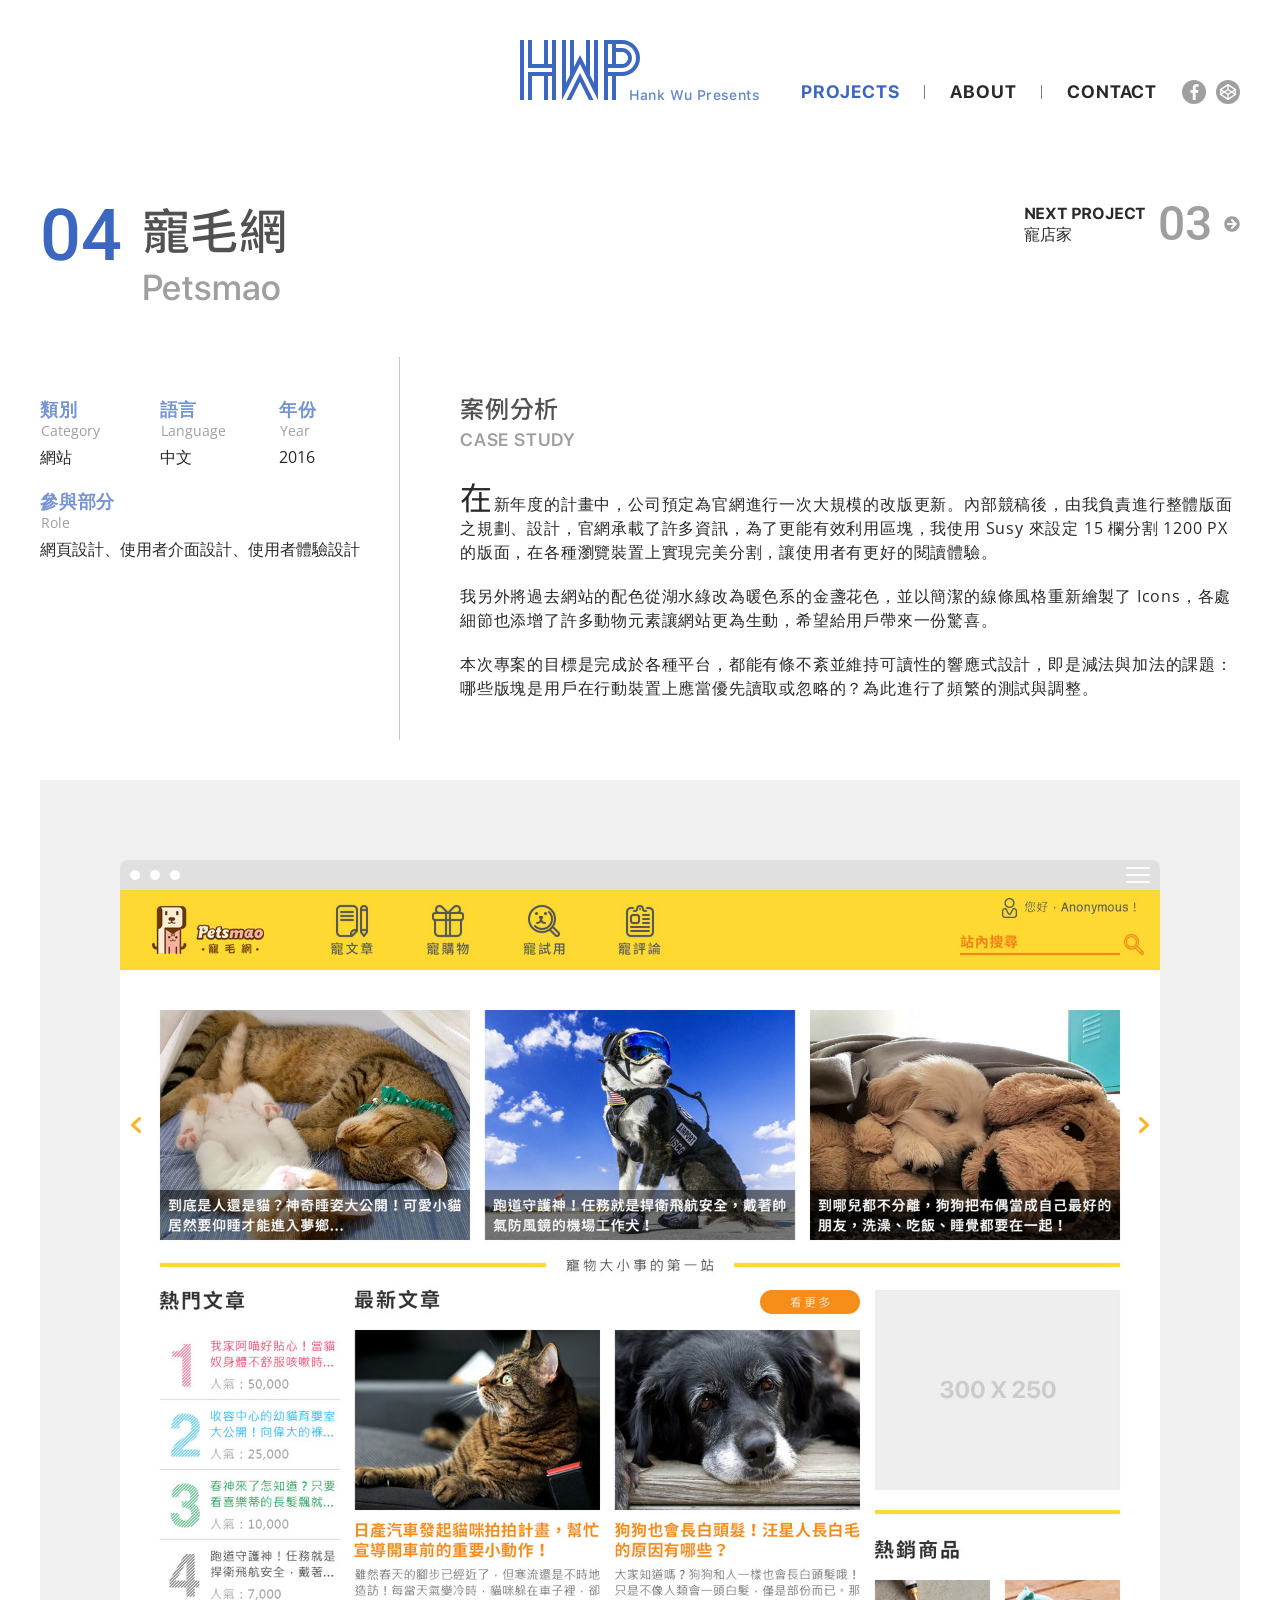
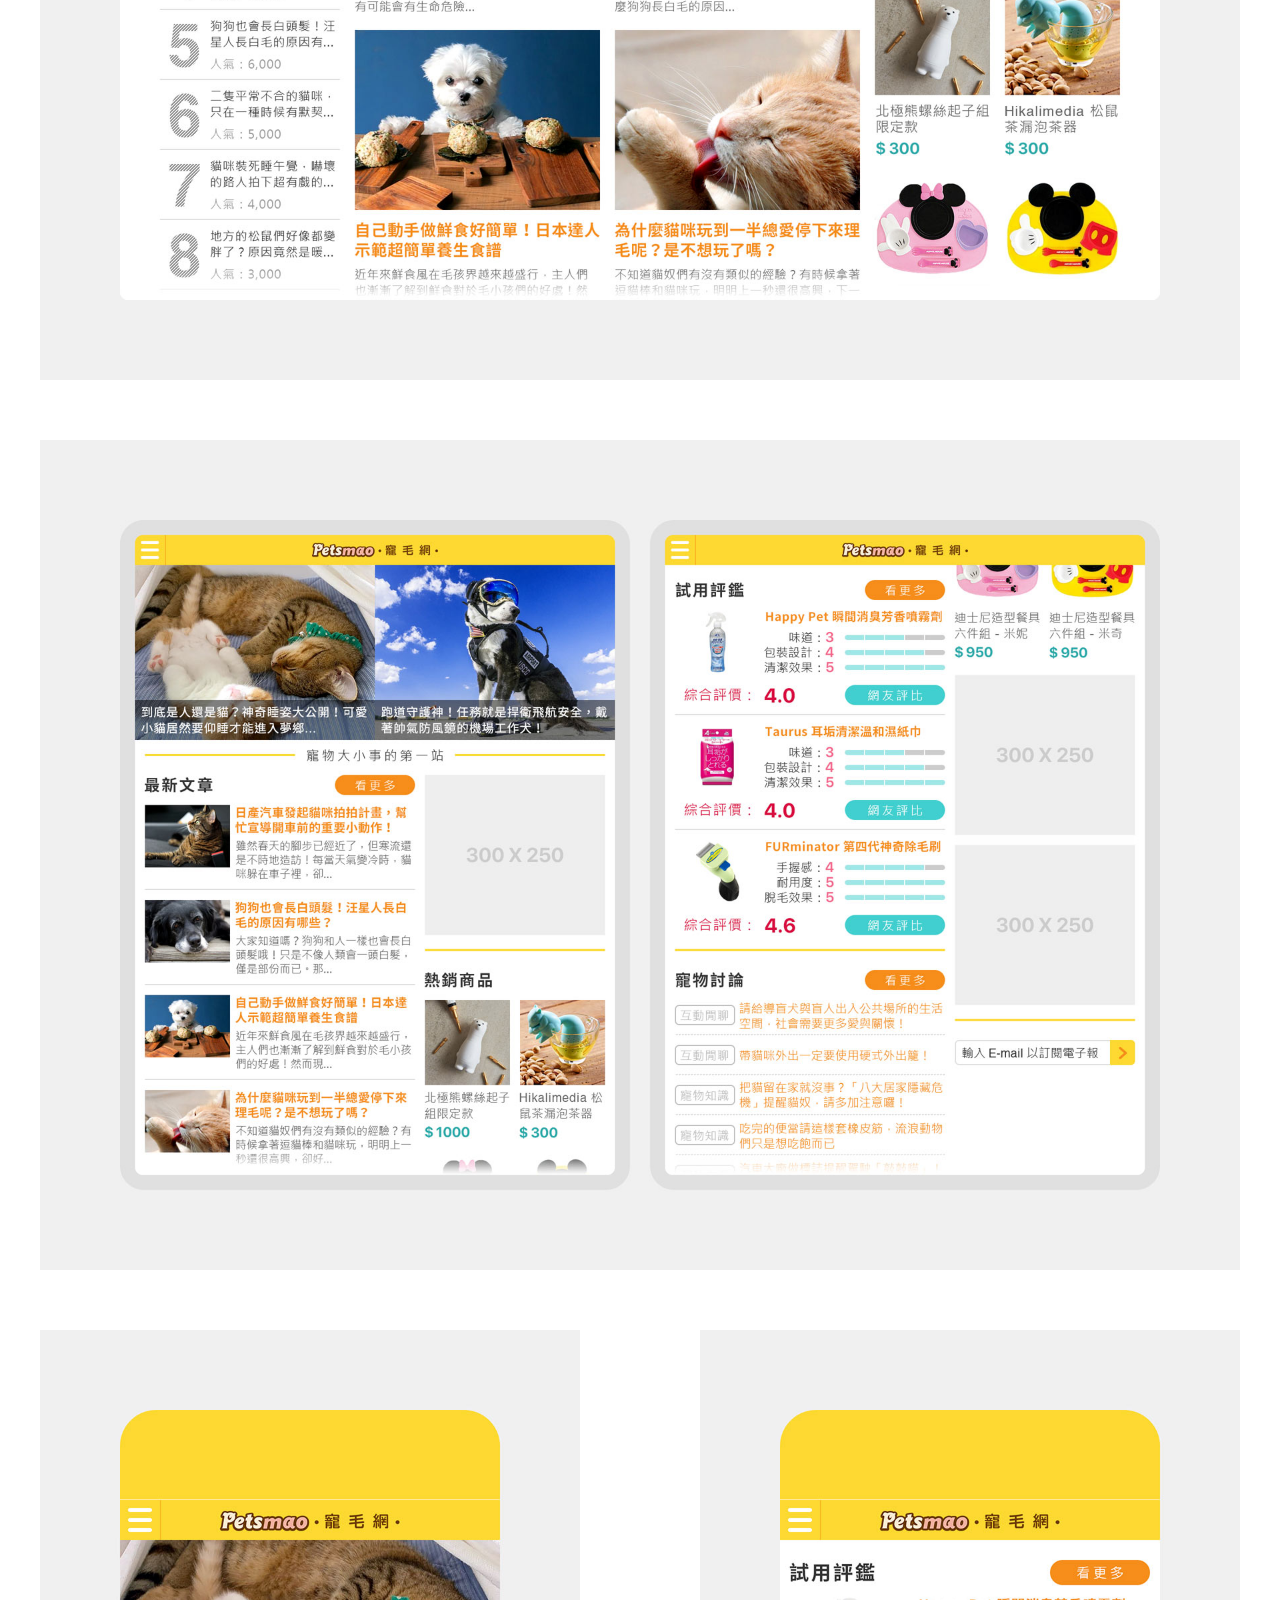
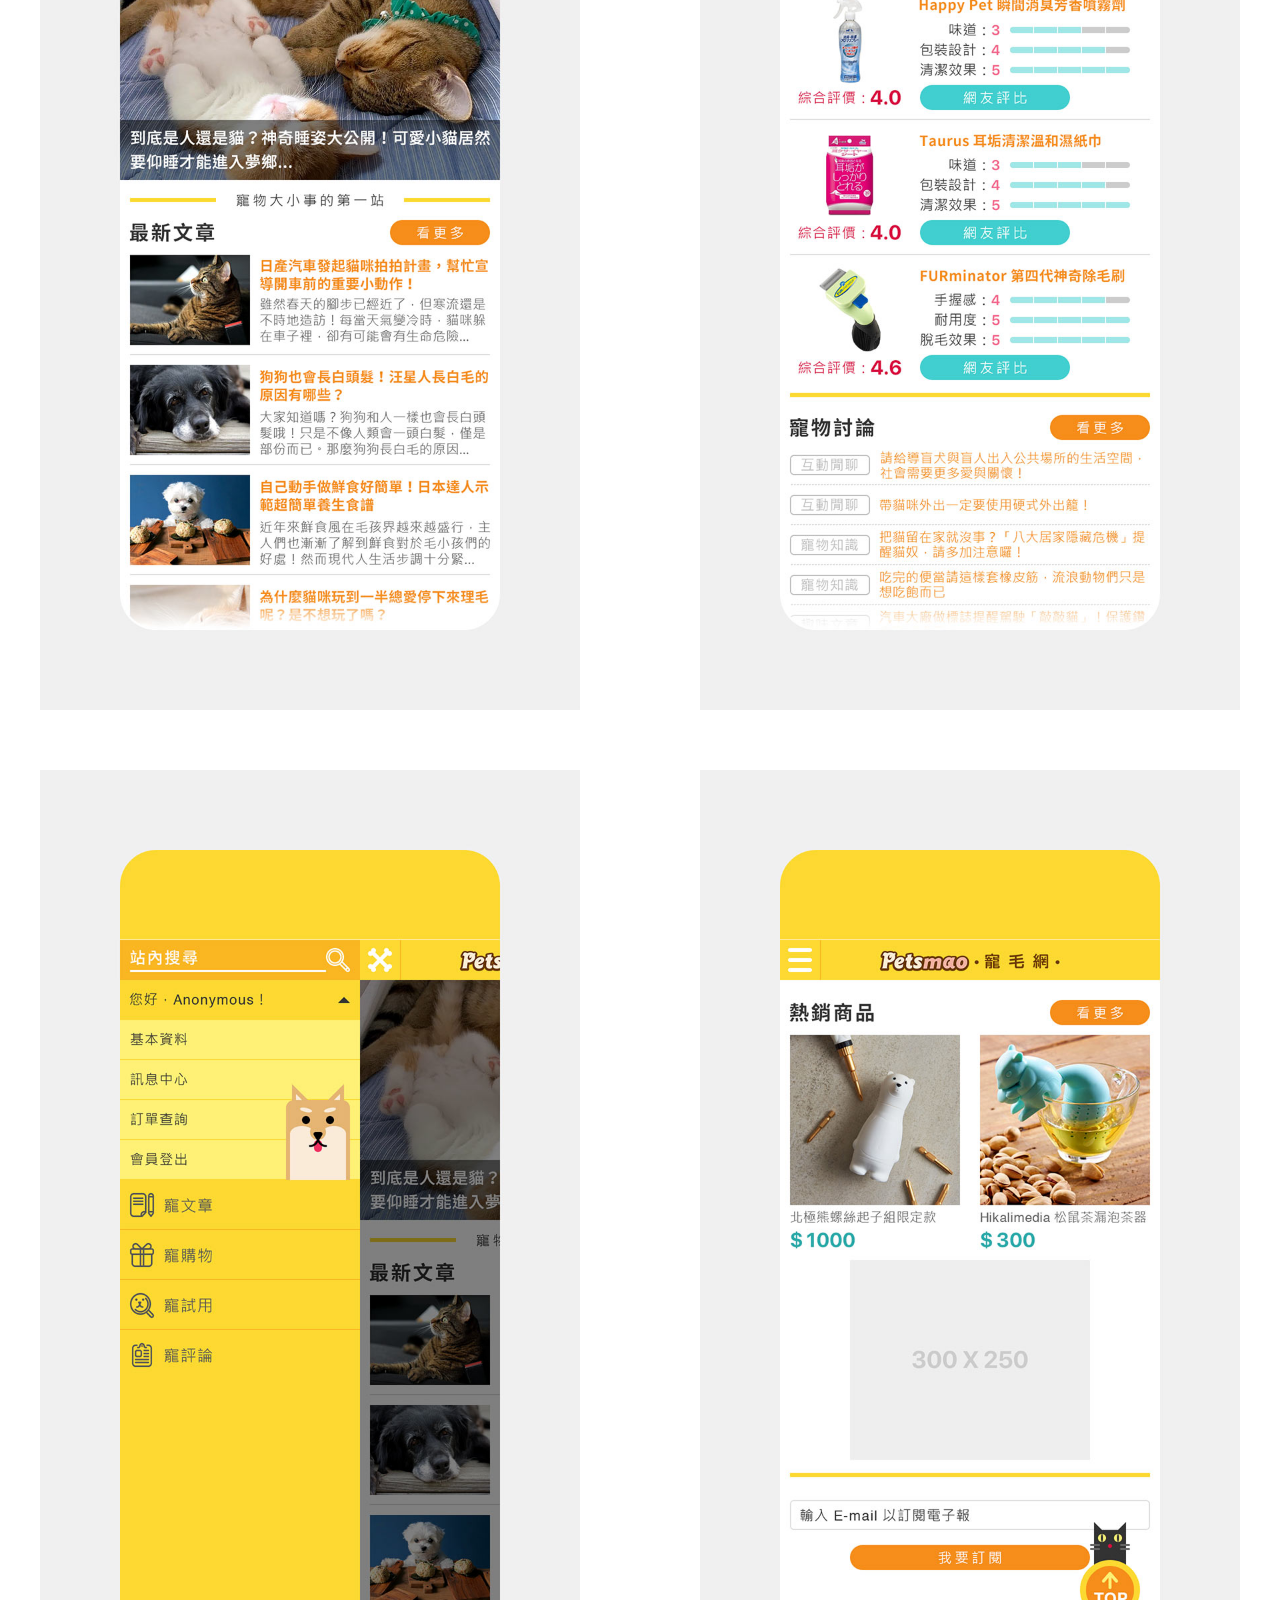
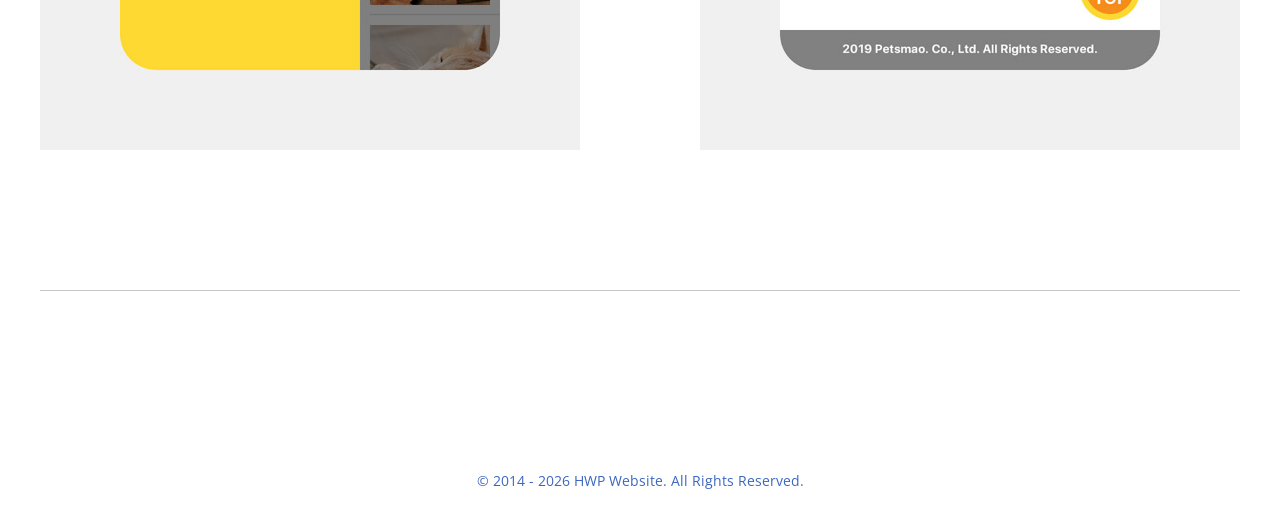
<file: projects_04.html>
<!DOCTYPE html>
<html lang="zh_tw">
  <head>
    <meta charset="utf-8">
    <meta name="viewport" content="width=device-width, initial-scale=1, maximum-scale=1, user-scalable=no">
    <meta http-equiv="expires" content="0">
    <title>HWP Design</title>
    <link rel="shortcut icon" href="images/favicon.ico">
    <link rel="stylesheet" href="css/style.css">
    <link rel="stylesheet" href="//fonts.googleapis.com/css?family=Noto+Sans+TC:400,500&display=swap">
    <link rel="stylesheet" href="//fonts.googleapis.com/css?family=Open+Sans:300,400,500,600,700,800">
    <link rel="stylesheet" href="//fonts.googleapis.com/css?family=Roboto:400,500,700,900">
    <script async src="https://www.googletagmanager.com/gtag/js?id=UA-144652097-1"></script>
    <script>
      window.dataLayer = window.dataLayer || [];
      function gtag(){dataLayer.push(arguments);}
      gtag('js', new Date());
      
      gtag('config', 'UA-144652097-1');
    </script>
    <script src="//ajax.googleapis.com/ajax/libs/jquery/3.2.1/jquery.min.js"></script>
    <script src="js/vendor/fontawesome.min.js"></script>
    <script src="js/vendor/packs/solid.min.js"></script>
    <script src="js/vendor/packs/brands.min.js"></script>
    <script src="js/vendor/jquery.count.min.js"></script>
    <script src="js/vendor/jquery.waypoints.min.js"></script>
    <script src="js/vendor/jquery.validate.min.js"></script>
  </head>
  <body>
    <header><a href="index.html">
        <div class="site-logo">
          <svg x="0" y="0" viewBox="0 0 120 60">
            <path d="M36,0v60h-4V36h-4v24h-4V36H12v24H8V32h24v-4H8V0h4v24h12V0h4v24h4V0H36z M4,0L0,0l0,60h4V0z"></path>
            <path d="M46.5,60L60,33l13.5,27h-4.4722L60,41.9443L50.9722,60H46.5z M74,0v43.0557l-4-8V0h-4v27.0557l-6-12l-6,12V0h-4v35.0557l-4,8V0h-4v60l18-36l18,36V0H74z"></path>
            <path d="M102,0H84v60h4V36h4v24h4V36h6c9.9411,0,18-8.0589,18-18C120,8.0588,111.9411,0,102,0z M96,12h6c3.3084,0,6,2.6916,6,6s-2.6916,6-6,6h-6V12z M88,4h4v20h-4V4z M102,32H88v-4h14c5.5228,0,10-4.4772,10-10c0-5.5229-4.4772-10-10-10h-6V4h6c7.7196,0,14,6.2803,14,14C116,25.7196,109.7196,32,102,32z"></path>
          </svg><span>Hank Wu Presents</span>
        </div></a></header>
    <main>
      <nav>
        <ul class="nav">
          <li><a class="current" href="index.html">Projects</a></li>
          <li><a href="about.html">About</a></li>
          <li><a href="contact.html">Contact</a></li>
        </ul>
        <ul class="social">
          <li><a target="_blank" href="https://facebook.com/hsinhan.tw"><i class="fab fa-facebook-f"></i></a></li>
          <li><a target="_blank" href="https://codepen.io/sinhan"><i class="fab fa-codepen"></i></a></li>
        </ul>
      </nav>
      <div class="wrapper">
        <div class="pagination"><a href="projects_03.html">
            <div class="next">
              <div class="pagination-text"><span>Next Project</span>
                <div>寵店家</div>
              </div>
              <div class="pagination-folio">03</div>
              <div class="pagination-arrow"><i class="fas fa-arrow-circle-right"></i></div>
            </div></a></div>
        <div class="container">
          <div class="projects separate">
            <div class="projects-folio">04</div>
            <h1>寵毛網<span>Petsmao</span></h1>
            <div class="projects-intro">
              <div>
                <dl>
                  <div class="clearfix">
                    <h4>類別</h4><span>Category</span><span>網站</span>
                  </div>
                  <div class="clearfix">
                    <h4>語言</h4><span>Language</span><span>中文</span>
                  </div>
                  <div class="clearfix">
                    <h4>年份</h4><span>Year</span><span>2016</span>
                  </div>
                  <div class="clearfix">
                    <h4>參與部分</h4><span>Role</span><span>網頁設計、使用者介面設計、使用者體驗設計</span>
                  </div>
                </dl>
              </div>
              <div>
                <h3>案例分析</h3><span>Case Study</span>
                <p>在新年度的計畫中，公司預定為官網進行一次大規模的改版更新。內部競稿後，由我負責進行整體版面之規劃、設計，官網承載了許多資訊，為了更能有效利用區塊，我使用 Susy 來設定 15 欄分割 1200 PX 的版面，在各種瀏覽裝置上實現完美分割，讓使用者有更好的閱讀體驗。</p>
                <p>我另外將過去網站的配色從湖水綠改為暖色系的金盞花色，並以簡潔的線條風格重新繪製了 Icons，各處細節也添增了許多動物元素讓網站更為生動，希望給用戶帶來一份驚喜。</p>
                <p>本次專案的目標是完成於各種平台，都能有條不紊並維持可讀性的響應式設計，即是減法與加法的課題：哪些版塊是用戶在行動裝置上應當優先讀取或忽略的？為此進行了頻繁的測試與調整。</p>
              </div>
            </div>
            <div><img src="images/projects_04-001.jpg" width="100%"></div>
            <div><img src="images/projects_04-002.jpg" width="100%"></div>
            <div class="img-row">
              <div><img src="images/projects_04-003.jpg" width="100%"></div>
              <div><img src="images/projects_04-004.jpg" width="100%"></div>
            </div>
            <div class="img-row">
              <div><img src="images/projects_04-005.jpg" width="100%"></div>
              <div><img src="images/projects_04-006.jpg" width="100%"></div>
            </div>
          </div>
        </div>
      </div>
    </main>
    <div class="mobile"> 
      <p>行動版頁面尚在開發中，敬請見諒。</p>
    </div>
    <footer>
      <p class="copyright">© 2014 - <script>var date = new Date(); document.write(date.getFullYear());</script> HWP Website. All Rights Reserved.</p>
    </footer>
    <script src="js/vendor/jquery.pjax.min.js"></script>
    <script src="js/global.js"></script>
  </body>
</html>
</file>
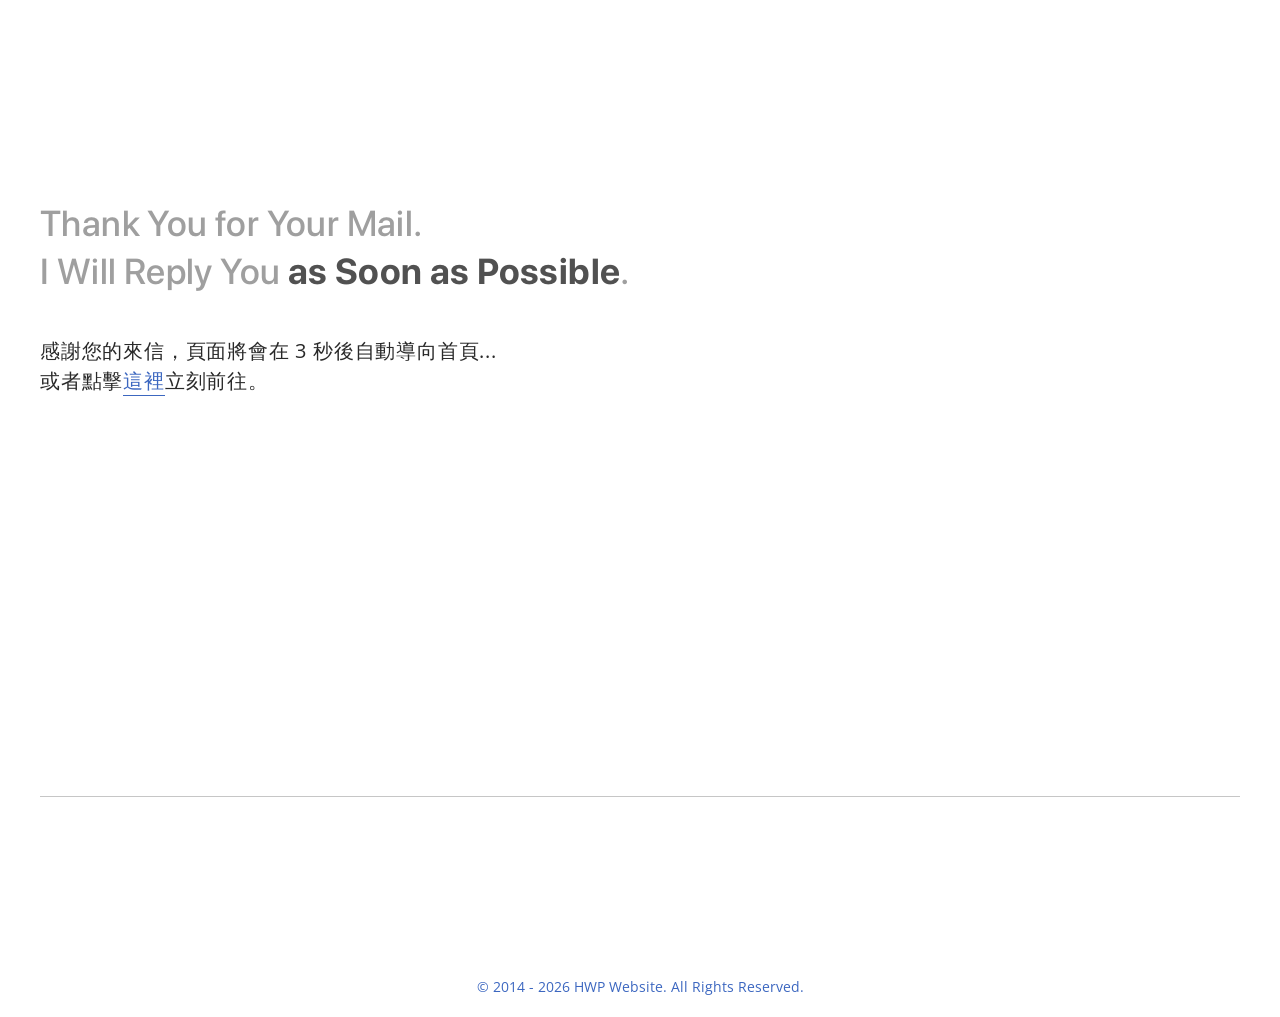
<file: thanks.html>
<!DOCTYPE html>
<html lang="zh_tw">
  <head>
    <meta charset="utf-8">
    <meta name="viewport" content="width=device-width, initial-scale=1, maximum-scale=1, user-scalable=no">
    <meta http-equiv="refresh" content="3;url=index.html">
    <title>HWP Design</title>
    <link rel="shortcut icon" href="images/favicon.ico">
    <link rel="stylesheet" href="css/style.css">
    <link rel="stylesheet" href="//fonts.googleapis.com/css?family=Noto+Sans+TC:400,500&display=swap">
    <link rel="stylesheet" href="//fonts.googleapis.com/css?family=Open+Sans:300,400,500,600,700,800">
    <link rel="stylesheet" href="//fonts.googleapis.com/css?family=Raleway:400,500,600,700,800,900">
    <link rel="stylesheet" href="//fonts.googleapis.com/css?family=Roboto:400,500,700,900">
  </head>
  <body>
    <main>
      <div class="wrapper">
        <div class="container">
          <div class="thanks separate">
            <h2>Thank You for Your Mail.<br>I Will Reply You <strong>as Soon as Possible</strong>.</h2>
            <h5>感謝您的來信，頁面將會在 3 秒後自動導向首頁...<br>或者點擊<a href='index.html' class='link'>這裡</a>立刻前往。</h5>
          </div>
        </div>
      </div>
    </main>
    <footer>
      <p class="copyright">© 2014 - <script>var date = new Date(); document.write(date.getFullYear());</script> HWP Website. All Rights Reserved.</p>
    </footer>
  </body>
</html>
</file>
<file: css/style.css>
@charset "UTF-8";
html {
  -ms-text-size-adjust: 100%;
  -webkit-text-size-adjust: 100%; }

body {
  margin: 0; }

article, aside, details, figcaption, figure, footer, header, hgroup, main, menu, nav, section, summary {
  display: block; }

audio, canvas, progress, video {
  display: inline-block;
  vertical-align: baseline; }

audio:not([controls]) {
  display: none;
  height: 0; }

a {
  background-color: transparent; }
  a:active, a:hover {
    outline: 0; }

h1, h2, h3, h4, p, blockquote, figure, ol, ul, dl, dt, dd {
  margin: 0;
  padding: 0; }

a {
  text-decoration: none; }

b, strong {
  font-weight: bold; }

dfn {
  font-style: italic; }

img {
  border: 0;
  vertical-align: top; }

svg:not(:root) {
  overflow: hidden; }

button, input, optgroup, select, textarea {
  margin: 0;
  font: inherit;
  color: inherit; }

button {
  overflow: visible; }

button, select {
  text-transform: none; }

button, input[type='reset'], input[type='submit'],
html input[type='button'] {
  -webkit-appearance: button;
  cursor: pointer; }

button[disabled], html input[disabled] {
  cursor: default; }

button::-moz-focus-inner, input::-moz-focus-inner {
  padding: 0;
  border: 0; }

input {
  line-height: normal; }

input[type='checkbox'], input[type='radio'] {
  padding: 0;
  -webkit-box-sizing: border-box;
  box-sizing: border-box; }

input[type='number']::-webkit-inner-spin-button, input[type='number']::-webkit-outer-spin-button {
  height: auto; }

input[type='search'] {
  -webkit-appearance: textfield;
  -webkit-box-sizing: content-box;
  box-sizing: content-box; }
  input[type='search']::-webkit-input-placeholder {
    opacity: 1; }
  input[type='search']:-ms-input-placeholder {
    opacity: 1; }
  input[type='search']::-ms-input-placeholder {
    opacity: 1; }
  input[type='search']::placeholder {
    opacity: 1; }

input[type='search']::-webkit-search-cancel-button, input[type='search']::-webkit-search-decoration {
  -webkit-appearance: none; }

fieldset {
  margin: 0 2px;
  padding: 0.35em 0.625em 0.75em;
  border: 1px solid #c0c0c0; }

legend {
  padding: 0;
  border: 0; }

textarea {
  overflow: auto; }

optgroup {
  font-weight: bold; }

table {
  border-collapse: collapse;
  border-spacing: 0; }

th, td {
  padding: 0; }

@font-face {
  font-family: "SF Pro Text";
  font-weight: 400;
  src: url(../fonts/sf-pro-text-regular.woff); }
@font-face {
  font-family: "SF Pro Text";
  font-weight: 500;
  src: url(../fonts/sf-pro-text-medium.woff); }
@font-face {
  font-family: "SF Pro Text";
  font-weight: 600;
  src: url(../fonts/sf-pro-text-semibold.woff); }
@font-face {
  font-family: "SF Pro Text";
  font-weight: 700;
  src: url(../fonts/sf-pro-text-bold.woff); }
@font-face {
  font-family: "SF Pro Display";
  font-weight: 400;
  src: url(../fonts/sf-pro-display-regular.woff); }
@font-face {
  font-family: "SF Pro Display";
  font-weight: 500;
  src: url(../fonts/sf-pro-display-medium.woff); }
@font-face {
  font-family: "SF Pro Display";
  font-weight: 600;
  src: url(../fonts/sf-pro-display-semibold.woff); }
@font-face {
  font-family: "SF Pro Display";
  font-weight: 700;
  src: url(../fonts/sf-pro-display-bold.woff); }
@font-face {
  font-family: "Font Awesome 5 Solid";
  src: url(../fonts/fontawesome-solid-900.woff); }
body {
  font-size: 16px;
  position: relative;
  font-family: "Open Sans", Arial, 微軟正黑體, "Microsoft JhengHei";
  line-height: 1.5;
  color: #292929;
  -webkit-backface-visibility: hidden; }

a {
  color: inherit; }

*, *::before, *::after {
  -webkit-box-sizing: border-box;
  box-sizing: border-box; }

.clearfix::before, .clearfix::after {
  content: "";
  display: table; }
.clearfix::after {
  clear: both; }

@-webkit-keyframes drop {
  from {
    opacity: 0;
    -webkit-transform: translate3d(0, -100%, 0);
    transform: translate3d(0, -100%, 0); }
  to {
    opacity: 1;
    -webkit-transform: translate3d(0, 0%, 0);
    transform: translate3d(0, 0%, 0); } }

@keyframes drop {
  from {
    opacity: 0;
    -webkit-transform: translate3d(0, -100%, 0);
    transform: translate3d(0, -100%, 0); }
  to {
    opacity: 1;
    -webkit-transform: translate3d(0, 0%, 0);
    transform: translate3d(0, 0%, 0); } }
@-webkit-keyframes folio {
  0% {
    opacity: 0; }
  50% {
    opacity: 0; }
  100% {
    opacity: 1; } }
@keyframes folio {
  0% {
    opacity: 0; }
  50% {
    opacity: 0; }
  100% {
    opacity: 1; } }
@-webkit-keyframes pulse {
  from {
    opacity: 1;
    -webkit-transform: scale(1);
    transform: scale(1); }
  to {
    opacity: 0;
    -webkit-transform: scale(16);
    transform: scale(16); } }
@keyframes pulse {
  from {
    opacity: 1;
    -webkit-transform: scale(1);
    transform: scale(1); }
  to {
    opacity: 0;
    -webkit-transform: scale(16);
    transform: scale(16); } }
@-webkit-keyframes twill-slide {
  from {
    background-position: 0 0; }
  to {
    background-position: 100% 0; } }
@keyframes twill-slide {
  from {
    background-position: 0 0; }
  to {
    background-position: 100% 0; } }
@-webkit-keyframes autofill-fix {
  from, to {
    background-color: transparent; } }
@keyframes autofill-fix {
  from, to {
    background-color: transparent; } }
.wrapper {
  position: relative;
  margin: 0 auto; }

.separate::after {
  content: "";
  display: block;
  -webkit-box-flex: 1;
  -ms-flex: 1;
  flex: 1;
  margin: 80px 0;
  border-top: 1px solid #c6c6c6; }

.view {
  display: block;
  margin: 40px 0;
  color: #3c67c0; }

h1, h2 {
  margin-bottom: 40px;
  font-family: "SF Pro Display", "Noto Sans TC", 微軟正黑體, "Microsoft JhengHei";
  font-weight: 500;
  letter-spacing: 0.025rem; }

h1 {
  font-size: 48px;
  line-height: 1.3333333333;
  color: #515151;
  -webkit-animation: drop 0.75s ease-in-out;
  animation: drop 0.75s ease-in-out; }
  h1 strong {
    display: inline-block;
    line-height: 1.3333333333;
    text-transform: uppercase;
    color: #3c67c0; }
  h1 span {
    display: block;
    font-size: 36px;
    line-height: 1.3333333333;
    color: #9f9f9f; }
  h1 + p {
    font-size: 18px; }

h2 {
  font-size: 36px;
  line-height: 1.3333333333;
  color: #9f9f9f;
  -webkit-animation: drop 0.75s ease-in-out;
  animation: drop 0.75s ease-in-out; }
  h2 strong {
    color: #515151; }
  h2 + p:first-letter {
    font-family: "SF Pro Display", "Noto Sans TC", 微軟正黑體, "Microsoft JhengHei";
    font-size: 32px;
    line-height: 0;
    letter-spacing: 0.1rem; }

h3, h4 {
  letter-spacing: 0.05rem; }

h3 {
  font-family: "SF Pro Display", "Noto Sans TC", 微軟正黑體, "Microsoft JhengHei";
  font-size: 24px;
  font-weight: 500;
  color: #515151; }
  h3 + span {
    display: block;
    margin-bottom: 40px;
    font-family: "SF Pro Display", "Noto Sans TC", 微軟正黑體, "Microsoft JhengHei";
    font-size: 18px;
    font-weight: 600;
    line-height: 1.3333333333;
    letter-spacing: 0.05rem;
    text-transform: uppercase;
    color: #9f9f9f; }

h4 {
  font-size: 18px;
  line-height: 1.3333333333;
  color: #7594d4; }
  h4 > span, h4 + span {
    font-size: 14px;
    display: block;
    line-height: 1.4285714286; }
  h4 > span {
    font-weight: normal; }
  h4 + span {
    margin-bottom: 4px;
    padding-left: 1px;
    color: #9f9f9f; }

label, input, textarea {
  letter-spacing: 0.05rem; }

input, textarea {
  display: block;
  max-width: 100%;
  border-top: 0;
  border-right: 0;
  border-left: 0;
  border-bottom: 1px solid #c6c6c6;
  -webkit-transition: 0.3s;
  -o-transition: 0.3s;
  transition: 0.3s; }
  input:focus, textarea:focus {
    outline: 0;
    -webkit-transition: 0.3s;
    -o-transition: 0.3s;
    transition: 0.3s; }

input {
  width: 75%;
  padding: 6px 0 5px 0;
  line-height: 1.5; }
  input:focus {
    border-bottom-color: #7594d4; }
  input:-webkit-autofill {
    -webkit-animation: autofill-fix 1s infinite;
    animation: autofill-fix 1s infinite; }

textarea {
  overflow: hidden;
  resize: none;
  word-break: break-word;
  width: 100%;
  padding: 0;
  line-height: 2.25;
  background-image: -webkit-linear-gradient(white 35px, transparent 0);
  background-image: -o-linear-gradient(white 35px, transparent 0);
  background-image: linear-gradient(white 35px, transparent 0);
  background-color: #c6c6c6;
  background-size: 100% 36px;
  border: 0; }
  textarea:focus {
    background-color: #7594d4; }

header {
  position: relative;
  display: -webkit-box;
  display: -ms-flexbox;
  display: flex;
  width: 100%;
  line-height: 0; }
  header > a {
    display: block; }

.site-logo {
  position: relative; }
  .site-logo svg {
    fill: #3c67c0; }
  .site-logo span {
    position: absolute;
    display: block;
    right: 0;
    bottom: 0;
    font-family: "SF Pro Text", "Noto Sans TC", 微軟正黑體, "Microsoft JhengHei";
    font-size: 16px;
    font-weight: 500;
    color: #6185ce; }

.container {
  display: -webkit-box;
  display: -ms-flexbox;
  display: flex;
  -webkit-box-orient: vertical;
  -webkit-box-direction: normal;
  -ms-flex-flow: column;
  flex-flow: column; }
  .container p {
    letter-spacing: 0.05rem; }
  .container p > a, .container .link {
    position: relative;
    display: inline-block;
    color: #3c67c0; }
    .container p > a::after, .container .link::after {
      position: absolute;
      content: "";
      display: block;
      width: 100%;
      height: 1px;
      bottom: 0;
      left: 0;
      background-color: #3c67c0;
      -webkit-transition: 0.3s;
      -o-transition: 0.3s;
      transition: 0.3s; }
    .container p > a:hover::after, .container .link:hover::after {
      width: 0;
      left: 50%;
      -webkit-transition: 0.3s;
      -o-transition: 0.3s;
      transition: 0.3s; }

footer {
  width: 100%;
  text-align: center;
  color: #3c67c0; }

.mobile {
  padding: 5vw;
  color: #f51455; }
  .mobile p::before {
    content: "";
    margin-right: 8px;
    font-family: "Font Awesome 5 Solid"; }

@media screen and (max-width: 1199px) {
  header {
    height: 40px;
    margin: 20px 0;
    padding: 0 5vw; }

  .site-logo {
    width: 180px;
    height: 40px; }
    .site-logo svg {
      width: 80px;
      height: 40px; }
    .site-logo span {
      font-size: 12px;
      line-height: 0.8333333333;
      letter-spacing: 0; }

  nav {
    display: none; }

  footer {
    display: none; }

  main {
    display: none; } }
@media (min-width: 1200px) {
  .wrapper {
    width: 1200px; }

  header {
    -webkit-box-pack: center;
    -ms-flex-pack: center;
    justify-content: center;
    height: 60px;
    margin-top: 40px;
    margin-bottom: 60px; }

  .site-logo {
    width: 240px;
    height: 60px; }
    .site-logo svg {
      width: 120px;
      height: 60px; }
    .site-logo span {
      font-size: 14px;
      margin-bottom: -2px;
      line-height: 1;
      letter-spacing: 0.025rem; }

  footer {
    font-size: 14px;
    margin: 20px 0;
    line-height: 1.4285714286; }

  main {
    position: relative;
    padding-top: 40px;
    padding-bottom: 80px; }

  nav {
    position: absolute;
    right: 40px;
    top: -80px; }
    nav ul {
      float: left;
      display: block;
      list-style: none; }
    nav li {
      float: left; }

  .nav {
    margin: 2px 0; }
    .nav li {
      margin-left: 20px;
      font-family: "SF Pro Display", "Noto Sans TC", 微軟正黑體, "Microsoft JhengHei";
      font-size: 18px;
      font-weight: 700;
      line-height: 1.1111111111;
      letter-spacing: 0.05rem;
      text-transform: uppercase;
      white-space: nowrap;
      -webkit-transition: 0.3s;
      -o-transition: 0.3s;
      transition: 0.3s; }
      .nav li:first-child {
        margin-left: 0; }
        .nav li:first-child::before {
          margin-right: 0;
          border-left: 0; }
      .nav li:last-child {
        margin-right: 20px; }
      .nav li::before {
        content: "";
        display: inline-block;
        height: 14px;
        margin-top: 3px;
        margin-bottom: 3px;
        margin-right: 20px;
        border-left: 1px solid #787878;
        vertical-align: top; }
      .nav li:hover {
        color: #3c67c0;
        -webkit-transition: 0.3s;
        -o-transition: 0.3s;
        transition: 0.3s; }
      .nav li a {
        display: inline-block;
        padding: 0 5px; }
        .nav li a.current {
          color: #3c67c0; }

  .social li {
    line-height: 0;
    margin-left: 10px; }
    .social li:first-child {
      margin-left: 0; }
  .social a {
    display: block;
    width: 24px;
    height: 24px;
    padding: 4px;
    text-align: center;
    background-color: #9f9f9f;
    border-radius: 50%;
    -webkit-transition: 0.3s;
    -o-transition: 0.3s;
    transition: 0.3s; }
    .social a:hover {
      background-color: #3c67c0;
      -webkit-transition: 0.3s;
      -o-transition: 0.3s;
      transition: 0.3s; }
  .social svg {
    color: white; }

  .hwp-title p {
    margin-bottom: 20px; }

  .hwp-intro {
    font-size: 20px;
    line-height: 1.5; }
    .hwp-intro strong {
      display: inline-block;
      margin-bottom: 4px;
      font-size: 24px;
      line-height: 1;
      letter-spacing: -0.0075rem;
      color: #7594d4;
      vertical-align: bottom; }
    .hwp-intro + p:first-letter {
      font-family: "SF Pro Display", "Noto Sans TC", 微軟正黑體, "Microsoft JhengHei";
      font-size: 32px;
      line-height: 0;
      letter-spacing: 0.1rem; }

  .pagination {
    position: absolute;
    display: -webkit-box;
    display: -ms-flexbox;
    display: flex;
    top: 0;
    right: 0;
    z-index: 10;
    -webkit-animation: folio 1.5s ease-in-out;
    animation: folio 1.5s ease-in-out; }
    .pagination a {
      position: relative;
      display: block; }
      .pagination a:nth-child(even) {
        margin-left: 49px; }
        .pagination a:nth-child(even)::before {
          position: absolute;
          content: "";
          display: block;
          width: 1px;
          height: 75%;
          top: 12.5%;
          margin-left: -24px;
          background-color: #787878; }
      .pagination a:hover .pagination-arrow, .pagination a:hover .pagination-folio {
        color: #3c67c0;
        -webkit-transition: 0.3s;
        -o-transition: 0.3s;
        transition: 0.3s; }
    .pagination .prev, .pagination .next {
      display: -webkit-box;
      display: -ms-flexbox;
      display: flex;
      -webkit-box-align: center;
      -ms-flex-align: center;
      align-items: center; }

  .pagination-arrow {
    color: #9f9f9f;
    -webkit-transition: 0.3s;
    -o-transition: 0.3s;
    transition: 0.3s; }

  .pagination-folio {
    margin: 0 12px;
    font-family: "Roboto", "Noto Sans TC", 微軟正黑體, "Microsoft JhengHei";
    font-size: 48px;
    font-weight: 500;
    line-height: 1;
    color: #9f9f9f;
    -webkit-transition: 0.3s;
    -o-transition: 0.3s;
    transition: 0.3s; }

  .pagination-text {
    line-height: 1.25; }
    .pagination-text span {
      display: block;
      font-family: "SF Pro Text", "Noto Sans TC", 微軟正黑體, "Microsoft JhengHei";
      font-size: 16px;
      font-weight: 700;
      line-height: 1.25;
      letter-spacing: -0.025rem;
      text-transform: uppercase; }

  .projects p {
    margin-bottom: 20px; }
  .projects p:last-of-type {
    margin-bottom: 40px; }
  .projects img {
    margin-bottom: 60px; }
  .projects .img-row {
    display: -webkit-box;
    display: -ms-flexbox;
    display: flex;
    -webkit-box-pack: justify;
    -ms-flex-pack: justify;
    justify-content: space-between; }
    .projects .img-row div {
      width: 540px; }

  .projects-list {
    display: -webkit-box;
    display: -ms-flexbox;
    display: flex;
    -ms-flex-wrap: wrap;
    flex-wrap: wrap;
    -webkit-box-pack: justify;
    -ms-flex-pack: justify;
    justify-content: space-between; }

  .projects-block {
    position: relative;
    width: 350px;
    height: 170px;
    margin-top: 10px;
    margin-bottom: 40px;
    margin-left: 10px;
    background-image: url("../images/twill_slide.svg"); }
    .projects-block:hover {
      -webkit-animation: twill-slide 20s linear infinite;
      animation: twill-slide 20s linear infinite; }
      .projects-block:hover p {
        bottom: 24px;
        margin-bottom: 10px;
        opacity: 1;
        -webkit-transition: bottom 0.1s 0.3s ease-in-out, opacity 0.1s 0.3s ease-in-out, margin-bottom 0s;
        -o-transition: bottom 0.1s 0.3s ease-in-out, opacity 0.1s 0.3s ease-in-out, margin-bottom 0s;
        transition: bottom 0.1s 0.3s ease-in-out, opacity 0.1s 0.3s ease-in-out, margin-bottom 0s; }
      .projects-block:hover::after {
        width: 100%;
        -webkit-transition: width 0.3s ease-in-out;
        -o-transition: width 0.3s ease-in-out;
        transition: width 0.3s ease-in-out; }
      .projects-block:hover .tag span {
        margin-top: 0;
        -webkit-transition: margin-top 0.1s 0.3s ease-in-out;
        -o-transition: margin-top 0.1s 0.3s ease-in-out;
        transition: margin-top 0.1s 0.3s ease-in-out; }
        .projects-block:hover .tag span:nth-of-type(2) {
          -webkit-transition: margin-top 0.1s 0.4s ease-in-out;
          -o-transition: margin-top 0.1s 0.4s ease-in-out;
          transition: margin-top 0.1s 0.4s ease-in-out; }
        .projects-block:hover .tag span:nth-of-type(3) {
          -webkit-transition: margin-top 0.1s 0.5s ease-in-out;
          -o-transition: margin-top 0.1s 0.5s ease-in-out;
          transition: margin-top 0.1s 0.5s ease-in-out; }
    .projects-block:nth-of-type(4)::after {
      background-color: #787878; }
    .projects-block:nth-of-type(3)::after {
      background-color: #67cd00; }
    .projects-block:nth-of-type(2)::after {
      background-color: #00bc9a; }
    .projects-block:nth-of-type(1)::after {
      background-color: #f79d2d; }
    .projects-block strong {
      display: block;
      margin-bottom: 6px;
      font-size: 24px;
      line-height: 1;
      letter-spacing: 0.05rem;
      color: white; }
      .projects-block strong + span {
        display: block;
        font-family: "SF Pro Text", "Noto Sans TC", 微軟正黑體, "Microsoft JhengHei";
        font-size: 16px;
        font-weight: 400;
        line-height: 1.25;
        letter-spacing: 0.025rem;
        color: white; }
    .projects-block p {
      font-size: 14px;
      position: absolute;
      bottom: 0;
      margin-bottom: -4px;
      line-height: 1;
      color: white;
      opacity: 0;
      -webkit-transition: bottom 0.1s ease-in-out, opacity 0.1s ease-in-out, margin-bottom 0s 0.1s;
      -o-transition: bottom 0.1s ease-in-out, opacity 0.1s ease-in-out, margin-bottom 0s 0.1s;
      transition: bottom 0.1s ease-in-out, opacity 0.1s ease-in-out, margin-bottom 0s 0.1s; }
    .projects-block a {
      overflow: hidden;
      position: absolute;
      display: block;
      width: 360px;
      height: 180px;
      top: -10px;
      left: -10px;
      padding: 24px;
      z-index: 50; }
    .projects-block::before, .projects-block::after {
      position: absolute;
      content: "";
      display: block;
      height: 100%;
      top: -10px;
      left: -10px; }
    .projects-block::before {
      width: 100%;
      background-color: #6185ce;
      z-index: 0; }
    .projects-block::after {
      width: 0%;
      -webkit-transition: width 0.3s ease-in-out;
      -o-transition: width 0.3s ease-in-out;
      transition: width 0.3s ease-in-out;
      z-index: 10; }

  .num {
    position: absolute;
    top: 90px;
    margin-left: -2px;
    font-family: "Roboto", "Noto Sans TC", 微軟正黑體, "Microsoft JhengHei";
    font-size: 40px;
    line-height: 1;
    font-weight: 500;
    color: rgba(255, 255, 255, 0.5); }

  .tag {
    position: absolute;
    display: -webkit-box;
    display: -ms-flexbox;
    display: flex;
    top: 24px;
    right: 24px;
    font-family: "SF Pro Text", "Noto Sans TC", 微軟正黑體, "Microsoft JhengHei";
    font-weight: 600;
    text-align: center;
    text-transform: uppercase;
    color: white; }
    .tag span {
      width: 48px;
      height: 48px;
      margin-right: 10px;
      margin-top: -72px;
      line-height: 48px;
      background-color: rgba(255, 255, 255, 0.25);
      border-radius: 50%;
      -webkit-transition: margin-top 0.1s 0.2s ease-in-out;
      -o-transition: margin-top 0.1s 0.2s ease-in-out;
      transition: margin-top 0.1s 0.2s ease-in-out; }
      .tag span:nth-of-type(2) {
        -webkit-transition: margin-top 0.1s 0.1s ease-in-out;
        -o-transition: margin-top 0.1s 0.1s ease-in-out;
        transition: margin-top 0.1s 0.1s ease-in-out; }
      .tag span:nth-of-type(3) {
        -webkit-transition: margin-top 0.1s ease-in-out;
        -o-transition: margin-top 0.1s ease-in-out;
        transition: margin-top 0.1s ease-in-out; }

  .projects-folio {
    float: left;
    margin-right: 20px;
    font-family: "Roboto", "Noto Sans TC", 微軟正黑體, "Microsoft JhengHei";
    font-size: 72px;
    font-weight: 500;
    line-height: 1;
    color: #3c67c0;
    -webkit-animation: folio 1.5s ease-in-out;
    animation: folio 1.5s ease-in-out; }

  .projects-intro {
    display: -webkit-box;
    display: -ms-flexbox;
    display: flex;
    -webkit-box-pack: justify;
    -ms-flex-pack: justify;
    justify-content: space-between;
    margin-bottom: 40px; }
    .projects-intro > div {
      padding-top: 40px; }
    .projects-intro > div:first-child {
      width: 30%;
      margin-top: 5px;
      -ms-flex-negative: 0;
      flex-shrink: 0;
      border-right: 1px solid #c6c6c6; }
    .projects-intro > div:last-child {
      padding-left: 60px; }
    .projects-intro h3 + span + p:first-letter {
      font-family: "SF Pro Display", "Noto Sans TC", 微軟正黑體, "Microsoft JhengHei";
      font-size: 32px;
      line-height: 0;
      letter-spacing: 0.1rem; }
    .projects-intro dl > div {
      margin-bottom: 20px; }
      .projects-intro dl > div:nth-child(1), .projects-intro dl > div:nth-child(2), .projects-intro dl > div:nth-child(3) {
        float: left;
        width: 33.3333333333%; }
    .projects-intro dt {
      font-size: 18px;
      font-weight: bold;
      line-height: 1.3333333333;
      letter-spacing: 0.05rem;
      color: #7594d4; }
      .projects-intro dt + span {
        font-size: 14px;
        display: block;
        margin-bottom: 4px;
        font-weight: normal;
        line-height: 1.4285714286;
        color: #9f9f9f; }
    .projects-intro dd {
      line-height: 1.5; }

  .about > p {
    margin-bottom: 20px; }
    .about > p:last-of-type {
      margin-bottom: 40px; }

  .about-block {
    position: relative;
    -webkit-transition: 0.3s;
    -o-transition: 0.3s;
    transition: 0.3s; }
    .about-block.current {
      padding-right: 320px; }
      .about-block.current .about-btn svg {
        -webkit-transform: rotate(540deg);
        -ms-transform: rotate(540deg);
        transform: rotate(540deg);
        -webkit-transition: 0.5s;
        -o-transition: 0.5s;
        transition: 0.5s; }

  .about-image {
    position: relative;
    display: -webkit-box;
    display: -ms-flexbox;
    display: flex;
    -webkit-box-align: center;
    -ms-flex-align: center;
    align-items: center;
    -webkit-box-pack: center;
    -ms-flex-pack: center;
    justify-content: center;
    width: 100%;
    height: 320px;
    background-color: #3c67c0;
    z-index: 50; }
    .about-image .hank {
      position: absolute;
      width: 160px;
      height: 280px;
      bottom: 0;
      z-index: 50; }
    .about-image .world-map {
      position: relative;
      width: 560px;
      height: 280px;
      z-index: 10; }
      .about-image .world-map img {
        opacity: 0.5; }
      .about-image .world-map .location {
        position: absolute;
        display: block;
        width: 3px;
        height: 3px;
        top: 141px;
        right: 86px;
        background-color: #f85d8a;
        border-radius: 50%;
        -webkit-animation: pulse 3s linear infinite;
        animation: pulse 3s linear infinite; }
        .about-image .world-map .location::before {
          position: absolute;
          content: "";
          display: block;
          width: 3px;
          height: 3px;
          background-color: #f85d8a;
          border-radius: 50%; }

  .about-btn {
    position: absolute;
    content: "";
    display: block;
    width: 36px;
    height: 72px;
    top: 50%;
    right: 0;
    background-color: #6185ce;
    border-radius: 72px 0 0 72px;
    cursor: pointer;
    -webkit-transform: translateY(-50%);
    -ms-transform: translateY(-50%);
    transform: translateY(-50%);
    z-index: 10; }
    .about-btn svg {
      fill: #eeeeee;
      width: 18px;
      height: 18px;
      margin: 27px 9px;
      -webkit-transition: 0.5s;
      -o-transition: 0.5s;
      transition: 0.5s; }

  .profile {
    position: absolute;
    width: 320px;
    height: 100%;
    top: 0;
    right: 0;
    padding: 34px 34px 34px 35px;
    border-top: 1px solid #3c67c0;
    border-right: 1px solid #3c67c0;
    border-bottom: 1px solid #3c67c0;
    color: #3c67c0;
    z-index: 10; }
    .profile strong {
      display: inline-block;
      font-family: "SF Pro Display", "Noto Sans TC", 微軟正黑體, "Microsoft JhengHei";
      font-size: 24px;
      font-weight: 500;
      letter-spacing: 0.05rem; }
      .profile strong + span {
        display: inline-block;
        margin-left: 10px;
        font-family: "SF Pro Display", "Noto Sans TC", 微軟正黑體, "Microsoft JhengHei";
        font-size: 24px;
        font-weight: 600;
        line-height: 1.5; }
        .profile strong + span + span {
          display: block;
          margin-bottom: 20px;
          font-size: 16px;
          color: #9f9f9f; }
    .profile p {
      margin-bottom: 4px; }
      .profile p + span {
        font-size: 14px;
        display: block;
        margin-bottom: 30px;
        line-height: 1.4285714286;
        letter-spacing: -0.01rem; }
    .profile ul {
      font-size: 14px;
      list-style: none;
      line-height: 1.4285714286;
      color: #7594d4; }
    .profile li {
      margin-bottom: 4px; }
      .profile li::before {
        content: "";
        display: inline-block;
        width: 16px;
        margin-right: 8px;
        font-family: "Font Awesome 5 Solid";
        font-size: 16px;
        line-height: 1.25;
        text-align: center;
        color: inherit;
        vertical-align: bottom; }
      .profile li:nth-child(1)::before {
        content: ""; }
      .profile li:nth-child(2)::before {
        content: ""; }

  .hobby > div {
    display: -webkit-box;
    display: -ms-flexbox;
    display: flex;
    -ms-flex-wrap: wrap;
    flex-wrap: wrap;
    -webkit-box-pack: justify;
    -ms-flex-pack: justify;
    justify-content: space-between; }
    .hobby > div > div {
      width: 240px;
      height: 240px;
      padding: 35px 50px;
      text-align: center; }
      .hobby > div > div:nth-child(1) {
        background: #f9b45e; }
      .hobby > div > div:nth-child(2) {
        background-color: #6185ce; }
      .hobby > div > div:nth-child(3) {
        background-color: #f74578; }
      .hobby > div > div:nth-child(4) {
        background-color: #00efc4; }
      .hobby > div > div svg {
        display: block;
        width: 140px;
        height: 140px;
        margin-bottom: 10px; }
      .hobby > div > div strong {
        font-family: "SF Pro Display", "Noto Sans TC", 微軟正黑體, "Microsoft JhengHei";
        font-size: 20px;
        line-height: 1;
        color: rgba(0, 0, 0, 0.35); }

  .experience dl {
    margin-bottom: 40px; }
    .experience dl > div {
      position: relative;
      padding-left: 32px;
      padding-bottom: 20px; }
      .experience dl > div:first-child dt::before {
        margin-top: 12px; }
      .experience dl > div:last-child dt::before {
        height: 12px; }
  .experience dt {
    float: left;
    clear: left;
    min-width: 60px;
    margin-right: 20px;
    font-family: "Roboto", "Noto Sans TC", 微軟正黑體, "Microsoft JhengHei";
    font-size: 20px;
    font-weight: 500;
    line-height: 1.2;
    color: #9f9f9f; }
    .experience dt::before {
      position: absolute;
      content: "";
      display: block;
      width: 4px;
      height: 100%;
      left: 10px;
      background-color: #eeeeee; }
  .experience dd {
    display: table-cell; }
    .experience dd::before {
      position: absolute;
      content: "";
      display: block;
      width: 16px;
      height: 16px;
      left: 0;
      margin: 4px;
      background-color: #9f9f9f;
      border: 4px solid white;
      border-radius: 50%;
      -webkit-transition: 0.3s;
      -o-transition: 0.3s;
      transition: 0.3s; }
    .experience dd:hover::before {
      border-color: #7594d4;
      background-color: white;
      -webkit-transition: background-color 0.3s, border-color 0.3s 0.3s;
      -o-transition: background-color 0.3s, border-color 0.3s 0.3s;
      transition: background-color 0.3s, border-color 0.3s 0.3s; }
  .experience .experience-total {
    display: -webkit-box;
    display: -ms-flexbox;
    display: flex;
    -ms-flex-wrap: wrap;
    flex-wrap: wrap;
    -webkit-box-pack: center;
    -ms-flex-pack: center;
    justify-content: center; }
  .experience .experience-text {
    -ms-flex-item-align: end;
    align-self: flex-end;
    height: 48px;
    margin-bottom: 12px;
    font-size: 20px;
    letter-spacing: 0.05rem;
    line-height: 1.2;
    color: #787878; }
    .experience .experience-text span {
      font-weight: bold;
      color: #4e76c8; }
  .experience .experience-line {
    width: 1px;
    margin: 0 40px;
    background-color: #c6c6c6; }
  .experience .count {
    margin-right: 8px;
    font-family: "Roboto", "Noto Sans TC", 微軟正黑體, "Microsoft JhengHei";
    font-size: 100px;
    font-weight: 500;
    line-height: 1;
    color: #3c67c0; }

  .skill > div {
    display: -webkit-box;
    display: -ms-flexbox;
    display: flex;
    -webkit-box-pack: justify;
    -ms-flex-pack: justify;
    justify-content: space-between; }
  .skill .skill-block {
    display: -webkit-box;
    display: -ms-flexbox;
    display: flex;
    width: 31.6666666667%; }
  .skill .skill-icon {
    width: 96px;
    height: 96px;
    margin-right: 16px;
    padding: 16px;
    background-image: url("../images/twill.svg");
    border-radius: 50%; }
    .skill .skill-icon svg {
      width: 64px;
      height: 64px; }

  .contact label.error {
    display: block;
    margin-top: 10px;
    color: #f85d8a; }
  .contact button {
    min-width: 25%;
    padding: 7px 0;
    background-color: transparent;
    border: 1px solid #3c67c0;
    border-radius: 20px;
    color: #3c67c0; }
    .contact button:focus {
      outline: 0; }

  .contact-wrap {
    display: -webkit-box;
    display: -ms-flexbox;
    display: flex; }
    .contact-wrap > div {
      -webkit-box-flex: 50%;
      -ms-flex: 50%;
      flex: 50%; }
      .contact-wrap > div p {
        margin-bottom: 20px; }
      .contact-wrap > div:first-of-type {
        padding-right: 60px;
        border-right: 1px solid #c6c6c6; }
      .contact-wrap > div:last-of-type {
        padding: 80px 60px; }

  .contact-form-wrap {
    position: relative;
    width: 480px; }

  .contact-row {
    margin-bottom: 40px; }

  .thanks {
    padding-top: 160px; }
    .thanks h5 {
      font-size: 20px;
      font-weight: 400;
      line-height: 1.5;
      letter-spacing: 0.05rem;
      padding-bottom: 320px; }

  .mobile {
    display: none; } }



/*# sourceMappingURL=style.css.map */
</file>
